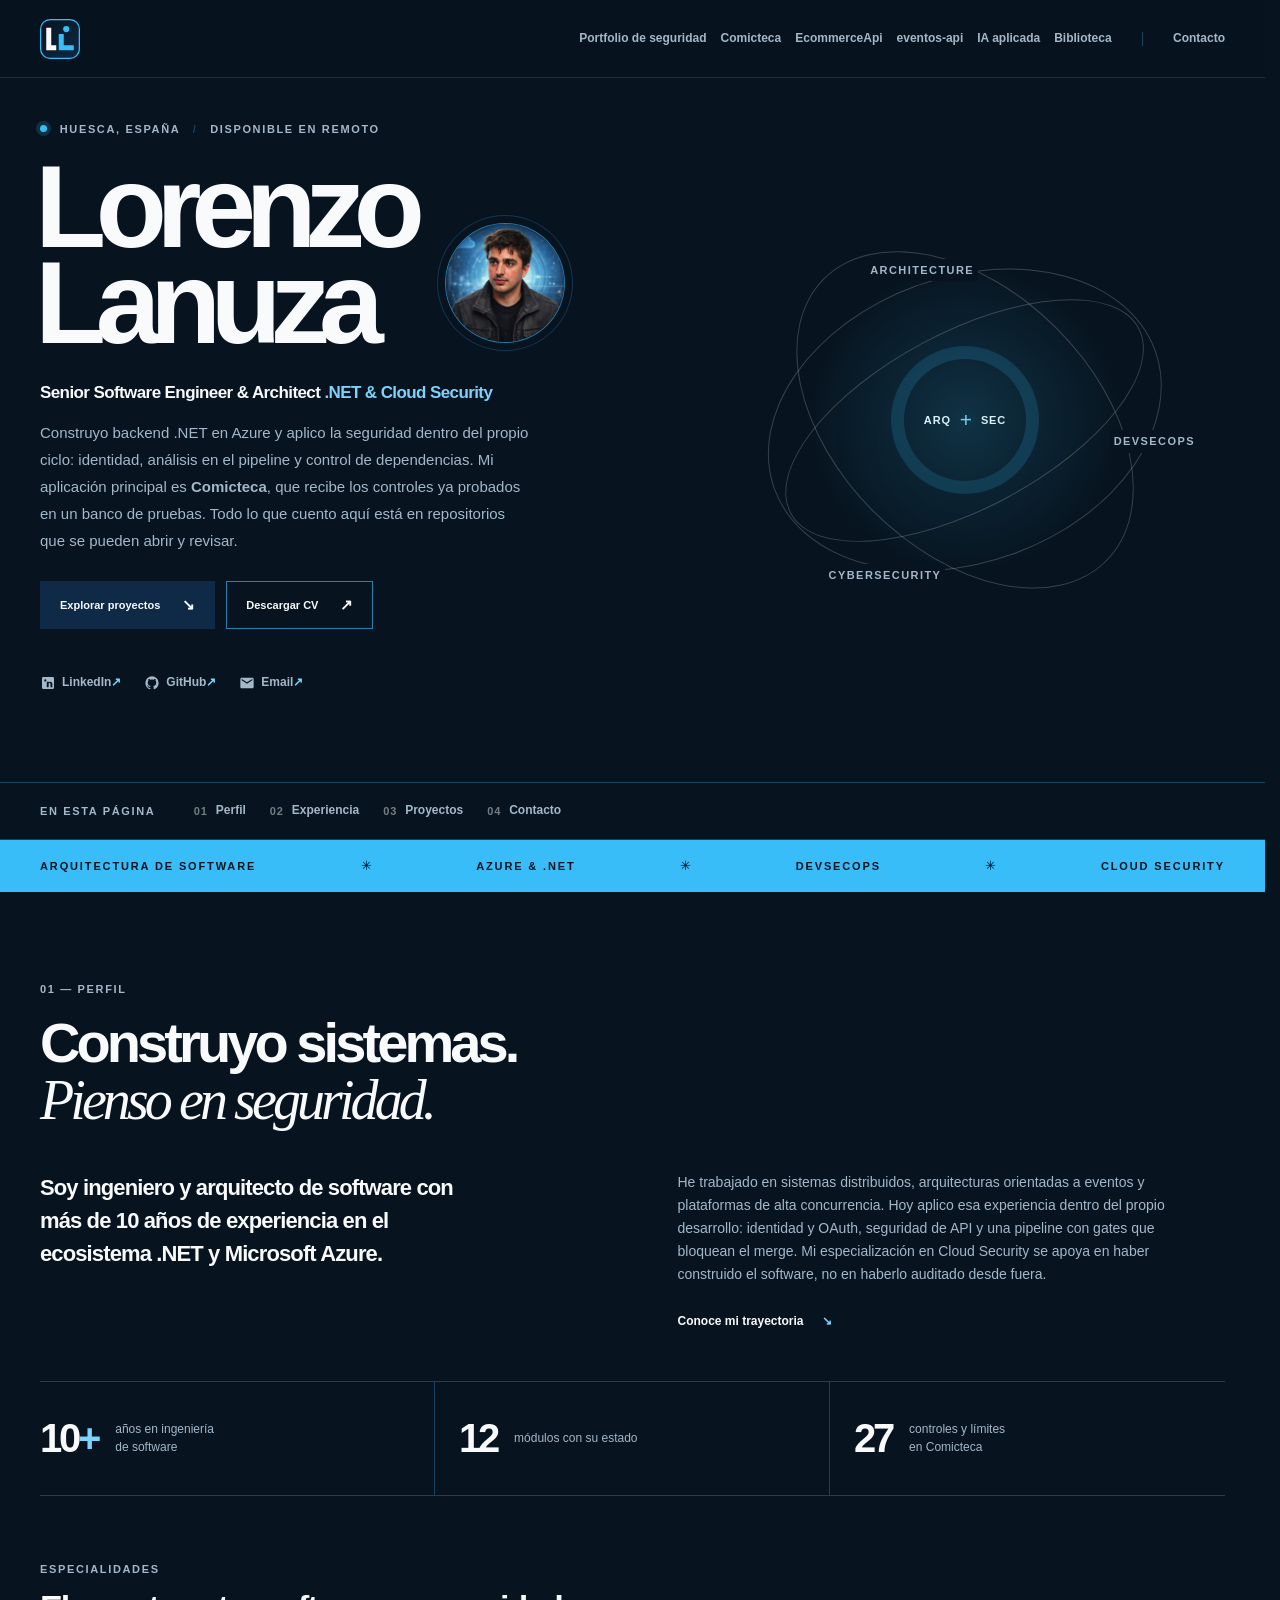
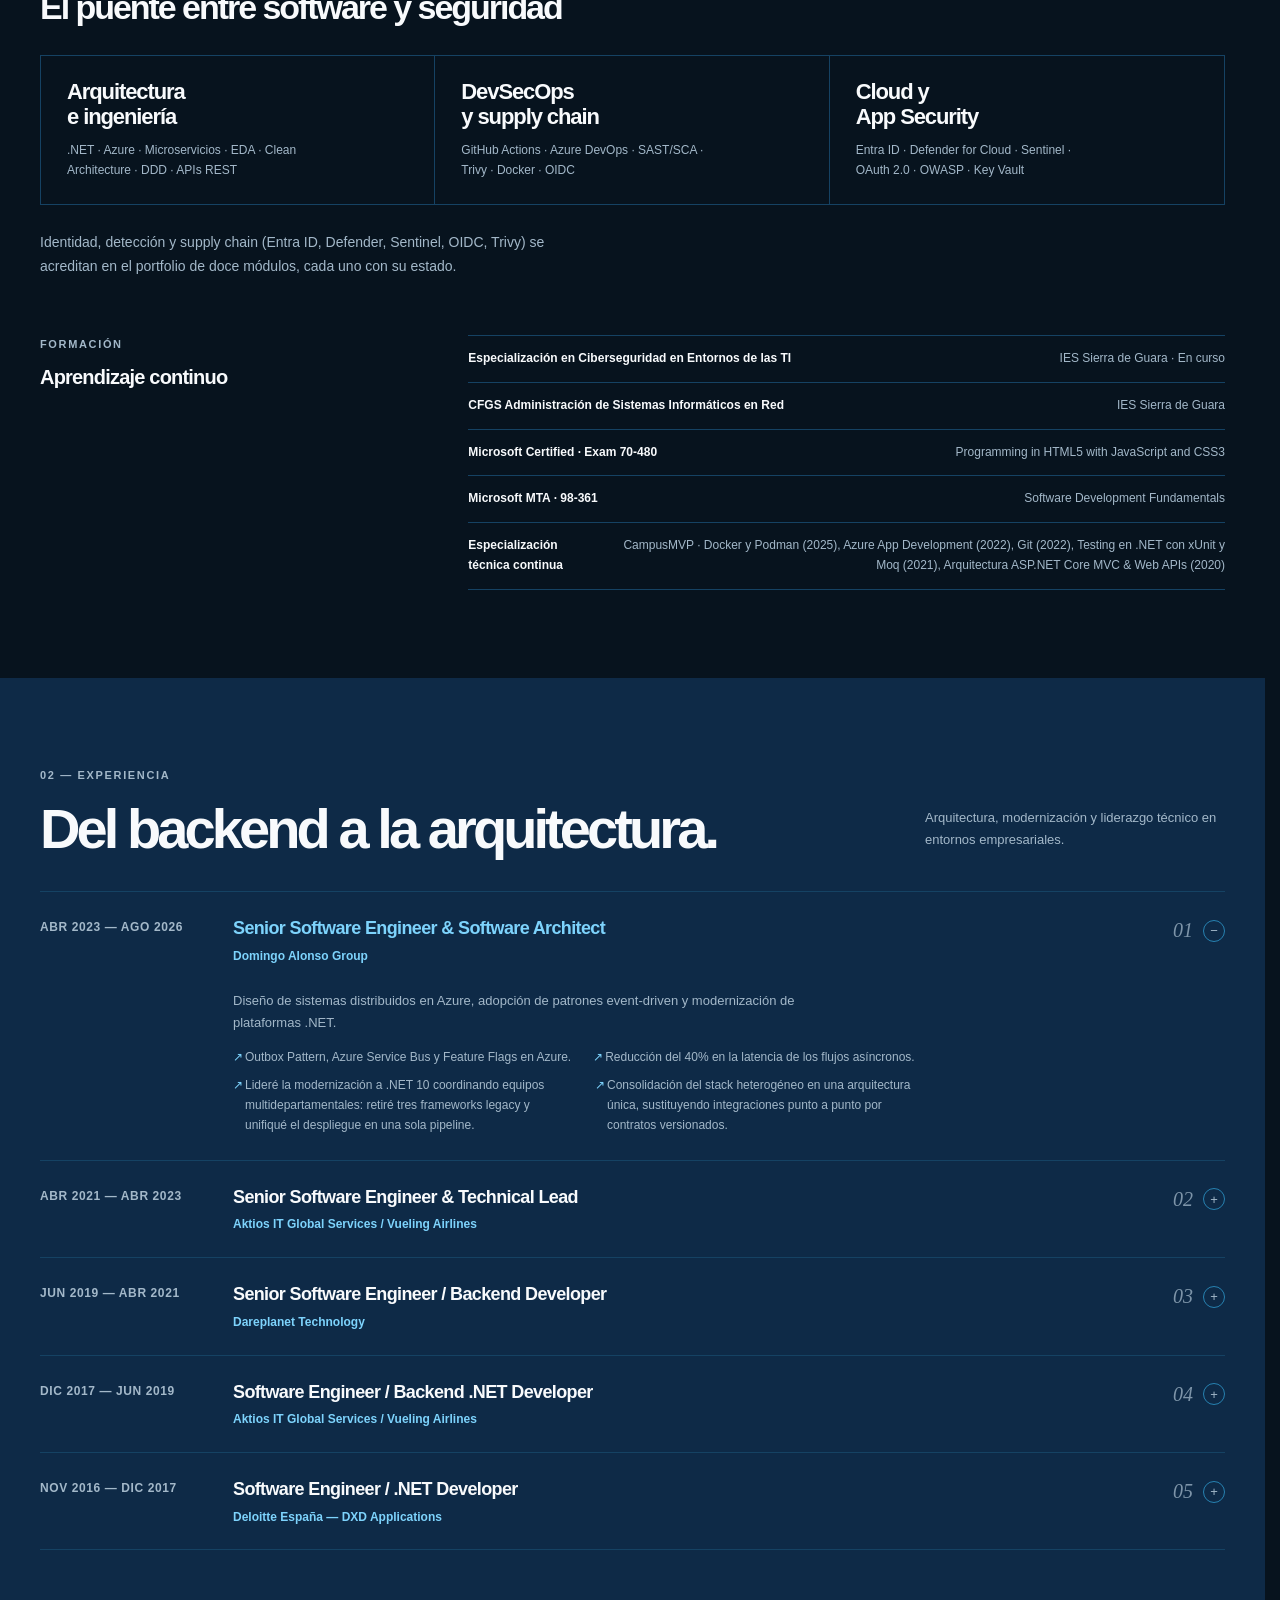
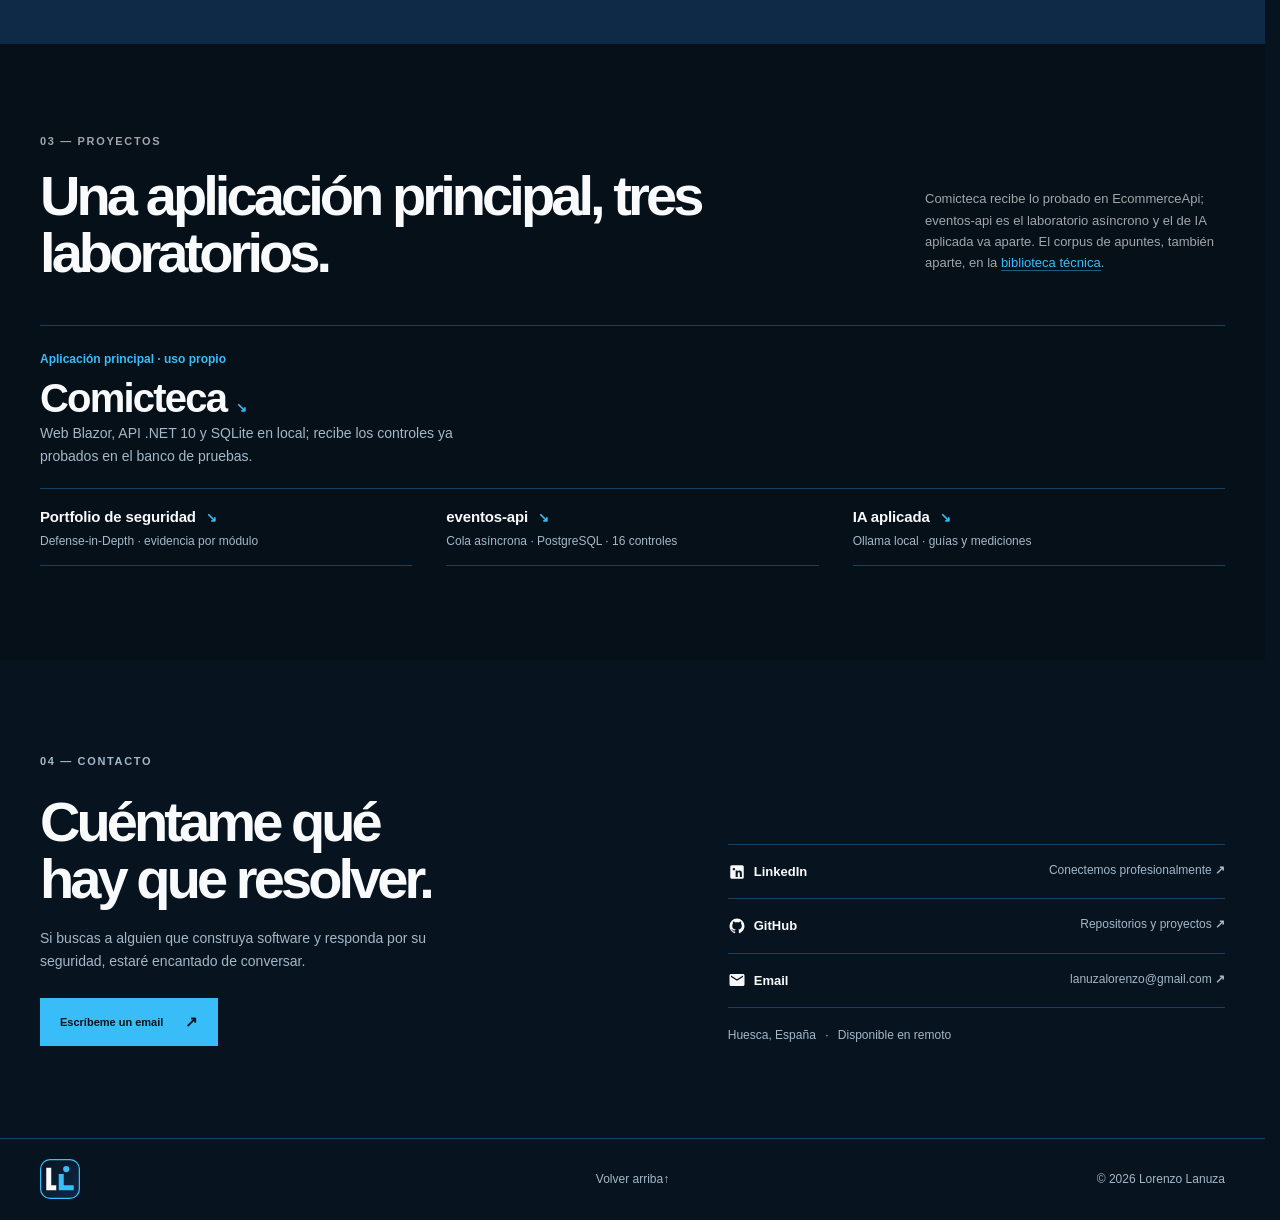
<file: index.html>
<!doctype html>
<html lang="es">
  <head>
    <meta charset="utf-8">
    <meta name="viewport" content="width=device-width, initial-scale=1">
    <meta name="color-scheme" content="dark">
    <meta name="theme-color" content="#07131e">
    <meta name="description" content="Lorenzo Lanuza Arellano: ingeniero de software senior en .NET y Azure con seguridad aplicada. DevSecOps, AppSec y Cloud Security.">
    <title>Lorenzo Lanuza — Senior Software Engineer &amp; Architect · .NET &amp; Azure</title>
    <link rel="canonical" href="https://lanuzalorenzo.github.io/">
    <meta property="og:type" content="profile">
    <meta property="og:locale" content="es_ES">
    <meta property="og:title" content="Lorenzo Lanuza — Senior Software Engineer &amp; Architect · .NET &amp; Azure">
    <meta property="og:description" content="Ingeniero de software senior en .NET y Azure. Aplico la seguridad dentro del desarrollo: identidad, AppSec y pipeline con gates.">
    <meta property="og:url" content="https://lanuzalorenzo.github.io/">
    <meta property="og:image" content="https://lanuzalorenzo.github.io/assets/social/og-image.jpg?v=20261105b">
    <meta property="og:image:width" content="1200">
    <meta property="og:image:height" content="630">
    <meta property="og:image:alt" content="Lorenzo Lanuza — Senior Software Engineer &amp; Architect, .NET y Cloud Security">
    <meta name="twitter:card" content="summary_large_image">
    <meta name="twitter:title" content="Lorenzo Lanuza — Senior Software Engineer &amp; Architect · .NET &amp; Azure">
    <meta name="twitter:description" content="Ingeniero de software senior en .NET y Azure. Aplico la seguridad dentro del desarrollo: identidad, AppSec y pipeline con gates.">
    <meta name="twitter:url" content="https://lanuzalorenzo.github.io/">
    <meta name="twitter:image" content="https://lanuzalorenzo.github.io/assets/social/og-image.jpg?v=20261105b">
    <meta name="twitter:image:alt" content="Lorenzo Lanuza — Senior Software Engineer &amp; Architect, .NET y Cloud Security">
    <script>if (location.hash) document.documentElement.classList.add("landing-hash");</script>
    <meta property="og:updated_time" content="2026-11-28T00:00:00+01:00">
    <meta name="author" content="Lorenzo Lanuza Arellano">
    <link rel="icon" type="image/png" sizes="16x16" href="assets/marca/favicon-16.png?v=20261105a">
    <link rel="icon" href="favicon.svg?v=20261105a" type="image/svg+xml">
    <link rel="icon" href="favicon.png?v=20261105a" sizes="180x180" type="image/png">
    <link rel="apple-touch-icon" href="assets/marca/apple-touch-icon.png?v=20261105a" sizes="180x180">
    <link rel="sitemap" type="application/xml" title="Sitemap" href="/sitemap.xml">
    <script type="application/ld+json">
    {
      "@context": "https://schema.org",
      "@type": "Person",
      "name": "Lorenzo Lanuza Arellano",
      "url": "https://lanuzalorenzo.github.io/",
      "image": "https://lanuzalorenzo.github.io/assets/social/og-image.jpg?v=20261105b",
      "jobTitle": "Senior Software Engineer & Architect · .NET & Azure",
      "alumniOf": {
        "@type": "EducationalOrganization",
        "name": "IES Sierra de Guara"
      },
      "knowsAbout": [
        "Ingeniería de software",
        "Arquitectura de software",
        ".NET",
        "Microsoft Azure",
        "DevSecOps",
        "AppSec",
        "Cloud Security",
        "OAuth 2.0"
      ],
      "sameAs": [
        "https://www.linkedin.com/in/lanuzalorenzo",
        "https://github.com/lanuzalorenzo"
      ]
    }
    </script>
    <link rel="stylesheet" href="styles.css?v=20261126d">
  </head>
  <body>
    <a class="skip-link" href="#contenido">Saltar al contenido</a>

    <header class="site-header">
      <a class="wordmark" href="/" aria-label="Lorenzo Lanuza, inicio"><img src="assets/marca/marca-tile.svg" alt="" width="40" height="40"></a>
      <button class="menu-toggle" type="button" aria-expanded="false" aria-controls="site-nav">
        <span class="sr-only">Abrir menú</span>
        <span class="menu-line menu-line-top"></span><span class="menu-line menu-line-bottom"></span>
      </button>
      <nav class="site-nav" id="site-nav" aria-label="Navegación principal">
        <div class="site-nav-group" role="group" aria-label="Proyectos, laboratorios y biblioteca">
          <a href="https://lanuzalorenzo.github.io/portfolio.html">Portfolio de seguridad</a>
          <a href="https://lanuzalorenzo.github.io/comicteca.html">Comicteca</a>
          <a href="https://lanuzalorenzo.github.io/api.html">EcommerceApi</a>
          <a href="https://lanuzalorenzo.github.io/eventos.html">eventos-api</a>
          <a href="https://lanuzalorenzo.github.io/ia.html">IA aplicada</a>
          <a href="https://lanuzalorenzo.github.io/biblioteca-tecnica/">Biblioteca</a>
        </div>
        <div class="site-nav-group">
          <a href="https://lanuzalorenzo.github.io/#contacto">Contacto</a>
        </div>
      </nav>
    </header>

    <main id="contenido">
      <section class="hero frame" id="inicio" aria-labelledby="hero-title">
        <div class="hero-copy">
          <p class="eyebrow"><span class="status-dot"></span> Huesca, España <span class="eyebrow-separator" aria-hidden="true">/</span> Disponible en remoto</p>
          <div class="hero-heading">
            <h1 id="hero-title">Lorenzo<br><span>Lanuza</span></h1>
            <figure class="hero-portrait">
              <img src="assets/profile-480.jpg" srcset="assets/profile-240.jpg 240w, assets/profile-480.jpg 480w" sizes="(max-width: 620px) 62px, (max-width: 850px) 88px, 120px" alt="Retrato de Lorenzo Lanuza" width="120" height="120" decoding="async" fetchpriority="high">
            </figure>
          </div>
          <p class="hero-role">Senior Software Engineer &amp; Architect <span>.NET &amp; Cloud Security</span></p>
          <p class="hero-intro">Construyo backend .NET en Azure y aplico la seguridad dentro del propio ciclo: identidad, análisis en el pipeline y control de dependencias. Mi aplicación principal es <strong>Comicteca</strong>, que recibe los controles ya probados en un banco de pruebas. Todo lo que cuento aquí está en repositorios que se pueden abrir y revisar.</p>
          <div class="hero-actions">
            <a class="button button-dark" href="#proyectos">Explorar proyectos <span aria-hidden="true">↘</span></a>
            <a class="button button-quiet" href="assets/cv/lanuza-lorenzo-cv.pdf" download="Lanuza-Lorenzo-CV.pdf" type="application/pdf">Descargar CV <span aria-hidden="true">↗</span></a>
          </div>
          <div class="hero-links" role="group" aria-label="Enlaces de contacto">
            <a href="https://www.linkedin.com/in/lanuzalorenzo" target="_blank" rel="noreferrer">
              <svg viewBox="0 0 24 24" aria-hidden="true" class="social-icon"><path fill="currentColor" d="M19 3a2 2 0 0 1 2 2v14a2 2 0 0 1-2 2H5a2 2 0 0 1-2-2V5a2 2 0 0 1 2-2h14m-.5 15.5v-5.3a3.26 3.26 0 0 0-3.26-3.26c-.85 0-1.84.52-2.28 1.3v-1.11h-2.79v8.37h2.79v-4.93c0-.77.62-1.4 1.39-1.4a1.4 1.4 0 0 1 1.4 1.4v4.93h2.75M6.46 10.9h2.79v8.37H6.46v-8.37M7.86 6.54a1.63 1.63 0 0 0-1.63 1.63c0 .9.73 1.63 1.63 1.63.9 0 1.63-.73 1.63-1.63 0-.9-.73-1.63-1.63-1.63Z"/></svg>
              LinkedIn <span aria-hidden="true">↗</span>
            </a>
            <a href="https://github.com/lanuzalorenzo" target="_blank" rel="noreferrer">
              <svg viewBox="0 0 24 24" aria-hidden="true" class="social-icon"><path fill="currentColor" d="M12 2A10 10 0 0 0 2 12c0 4.42 2.87 8.17 6.84 9.5.5.08.66-.23.66-.5v-1.69c-2.77.6-3.36-1.34-3.36-1.34-.46-1.16-1.11-1.47-1.11-1.47-.91-.62.07-.6.07-.6 1 .07 1.53 1.03 1.53 1.03.87 1.52 2.34 1.07 2.91.83.1-.65.35-1.09.63-1.34-2.22-.25-4.55-1.11-4.55-4.92 0-1.11.38-2 1.03-2.71-.1-.25-.45-1.29.1-2.64 0 0 .84-.27 2.75 1.02.79-.22 1.65-.33 2.5-.33.85 0 1.71.11 2.5.33 1.91-1.29 2.75-1.02 2.75-1.02.55 1.35.2 2.39.1 2.64.65.71 1.03 1.6 1.03 2.71 0 3.82-2.34 4.66-4.57 4.91.36.31.69.92.69 1.85V21c0 .27.16.59.67.5C19.14 20.16 22 16.42 22 12A10 10 0 0 0 12 2Z"/></svg>
              GitHub <span aria-hidden="true">↗</span>
            </a>
            <a href="mailto:lanuzalorenzo@gmail.com">
              <svg viewBox="0 0 24 24" aria-hidden="true" class="social-icon"><path fill="currentColor" d="M20 4H4c-1.1 0-1.99.9-1.99 2L2 18c0 1.1.9 2 2 2h16c1.1 0 2-.9 2-2V6c0-1.1-.9-2-2-2zm0 4-8 5-8-5V6l8 5 8-5v2z"/></svg>
              Email <span aria-hidden="true">↗</span>
            </a>
          </div>
        </div>
        <div class="hero-art" role="img" aria-label="Diagrama de arquitectura: software, DevSecOps y seguridad cloud">
          <div class="orbit orbit-one"></div>
          <div class="orbit orbit-two"></div>
          <div class="orbit orbit-three"></div>
          <div class="art-core"><span>ARQ</span><strong>+</strong><span>SEC</span></div>
          <span class="orbit-label label-top">ARCHITECTURE</span>
          <span class="orbit-label label-right">DEVSECOPS</span>
          <span class="orbit-label label-bottom">CYBERSECURITY</span>
        </div>
      </section>

      <nav class="page-index" aria-labelledby="page-index-label">
        <div class="frame page-index-inner">
          <p class="page-index-label" id="page-index-label">En esta página</p>
          <ol class="page-index-list">
            <li><a href="#perfil"><span aria-hidden="true">01</span>Perfil</a></li>
            <li><a href="#experiencia"><span aria-hidden="true">02</span>Experiencia</a></li>
            <li><a href="#proyectos"><span aria-hidden="true">03</span>Proyectos</a></li>
            <li><a href="#contacto"><span aria-hidden="true">04</span>Contacto</a></li>
          </ol>
        </div>
      </nav>

      <section class="ticker" aria-label="Especialidades">
        <div class="ticker-track">
          <div class="ticker-set">
            <span>ARQUITECTURA DE SOFTWARE</span><i aria-hidden="true">✳</i><span>AZURE &amp; .NET</span><i aria-hidden="true">✳</i><span>DEVSECOPS</span><i aria-hidden="true">✳</i><span>CLOUD SECURITY</span><i aria-hidden="true">✳</i>
          </div>
          <div class="ticker-set" aria-hidden="true">
            <span>ARQUITECTURA DE SOFTWARE</span><i>✳</i><span>AZURE &amp; .NET</span><i>✳</i><span>DEVSECOPS</span><i>✳</i><span>CLOUD SECURITY</span><i>✳</i>
          </div>
        </div>
      </section>

      <section class="content-section frame" id="perfil" aria-labelledby="profile-title">
        <div class="section-heading">
          <p class="eyebrow">01 — Perfil</p>
          <h2 id="profile-title">Construyo sistemas.<br><span>Pienso en seguridad.</span></h2>
        </div>
        <div class="profile-grid">
          <p class="profile-lead">Soy ingeniero y arquitecto de software con más de 10 años de experiencia en el ecosistema .NET y Microsoft Azure.</p>
          <div class="profile-detail">
            <p>He trabajado en sistemas distribuidos, arquitecturas orientadas a eventos y plataformas de alta concurrencia. Hoy aplico esa experiencia dentro del propio desarrollo: identidad y OAuth, seguridad de API y una pipeline con gates que bloquean el merge. Mi especialización en Cloud Security se apoya en haber construido el software, no en haberlo auditado desde fuera.</p>
            <a class="text-link" href="#experiencia">Conoce mi trayectoria <span aria-hidden="true">↘</span></a>
          </div>
        </div>
        <div class="metrics" role="group" aria-label="Cifras del trabajo">
          <a class="metric" href="#experiencia"><strong>10<span>+</span></strong><span>años en ingeniería<br>de software</span></a>
          <a class="metric" href="portfolio.html"><strong>12</strong><span>módulos con su estado</span></a>
          <a class="metric" href="comicteca.html"><strong>27</strong><span>controles y límites<br>en Comicteca</span></a>
        </div>
        <div class="skills-block" id="especialidades">
          <div class="block-head">
            <p class="eyebrow">Especialidades</p>
            <h3 id="skills-title">El puente entre software y seguridad</h3>
          </div>
          <div class="skills-grid">
            <article class="skill-card"><h4>Arquitectura<br>e ingeniería</h4><p>.NET · Azure · Microservicios · EDA · Clean Architecture · DDD · APIs REST</p></article>
            <article class="skill-card"><h4>DevSecOps<br>y supply chain</h4><p>GitHub Actions · Azure DevOps · SAST/SCA · Trivy · Docker · OIDC</p></article>
            <article class="skill-card"><h4>Cloud y<br>App Security</h4><p>Entra ID · Defender for Cloud · Sentinel · OAuth 2.0 · OWASP · Key Vault</p></article>
          </div>
          <p class="skills-note">Identidad, detección y supply chain (Entra ID, Defender, Sentinel, OIDC, Trivy) se acreditan en el portfolio de doce módulos, cada uno con su estado.</p>
        </div>
        <div class="education">
          <div><p class="eyebrow">Formación</p><h3>Aprendizaje continuo</h3></div>
          <div class="education-list">
            <p><strong>Especialización en Ciberseguridad en Entornos de las TI</strong><span>IES Sierra de Guara · En curso</span></p>
            <p><strong>CFGS Administración de Sistemas Informáticos en Red</strong><span>IES Sierra de Guara</span></p>
            <p><strong>Microsoft Certified · Exam 70-480</strong><span>Programming in HTML5 with JavaScript and CSS3</span></p>
            <p><strong>Microsoft MTA · 98-361</strong><span>Software Development Fundamentals</span></p>
            <p><strong>Especialización técnica continua</strong><span>CampusMVP · Docker y Podman (2025), Azure App Development (2022), Git (2022), Testing en .NET con xUnit y Moq (2021), Arquitectura ASP.NET Core MVC &amp; Web APIs (2020)</span></p>
          </div>
        </div>
      </section>

      <section class="experience-section" id="experiencia" aria-labelledby="experience-title">
        <div class="frame">
          <div class="section-heading section-heading-row">
            <div><p class="eyebrow">02 — Experiencia</p><h2 id="experience-title">Del backend a la arquitectura.</h2></div>
            <p class="heading-note">Arquitectura, modernización y liderazgo técnico en entornos empresariales.</p>
          </div>
          <div class="timeline">
            <details class="timeline-item" open>
              <summary class="timeline-summary">
                <span class="timeline-date">ABR 2023 — AGO 2026</span>
                <h3>Senior Software Engineer &amp; Software Architect</h3>
                <span class="company">Domingo Alonso Group</span>
                <span class="timeline-end"><span class="timeline-number">01</span><span class="timeline-toggle" aria-hidden="true"></span></span>
              </summary>
              <div class="timeline-content">
                <p>Diseño de sistemas distribuidos en Azure, adopción de patrones event-driven y modernización de plataformas .NET.</p>
                <ul class="impact-list">
                  <li>Outbox Pattern, Azure Service Bus y Feature Flags en Azure.</li>
                  <li>Reducción del 40% en la latencia de los flujos asíncronos.</li>
                  <li>Lideré la modernización a .NET 10 coordinando equipos multidepartamentales: retiré tres frameworks legacy y unifiqué el despliegue en una sola pipeline.</li>
                  <li>Consolidación del stack heterogéneo en una arquitectura única, sustituyendo integraciones punto a punto por contratos versionados.</li>
                </ul>
              </div>
            </details>
            <details class="timeline-item">
              <summary class="timeline-summary">
                <span class="timeline-date">ABR 2021 — ABR 2023</span>
                <h3>Senior Software Engineer &amp; Technical Lead</h3>
                <span class="company">Aktios IT Global Services / Vueling Airlines</span>
                <span class="timeline-end"><span class="timeline-number">02</span><span class="timeline-toggle" aria-hidden="true"></span></span>
              </summary>
              <div class="timeline-content">
                <p>Liderazgo backend y evolución de plataformas de alta disponibilidad para más de un millón de usuarios activos.</p>
                <ul class="impact-list">
                  <li>Arquitectura BFF en .NET: 30% menos de tiempo de respuesta en checkout.</li>
                  <li>Mentoría de 8 desarrolladores backend.</li>
                  <li>Revisión de código y estándares compartidos del equipo en Azure DevOps.</li>
                </ul>
              </div>
            </details>
            <details class="timeline-item">
              <summary class="timeline-summary">
                <span class="timeline-date">JUN 2019 — ABR 2021</span>
                <h3>Senior Software Engineer / Backend Developer</h3>
                <span class="company">Dareplanet Technology</span>
                <span class="timeline-end"><span class="timeline-number">03</span><span class="timeline-toggle" aria-hidden="true"></span></span>
              </summary>
              <div class="timeline-content">
                <p>Modernización de sistemas transaccionales y evolución de monolitos ASP.NET hacia plataformas distribuidas.</p>
                <ul class="impact-list">
                  <li>Descomposición en microservicios y adopción de caché distribuida.</li>
                  <li>35% de mejora en respuesta y 40% menos carga en base de datos.</li>
                  <li>Estándares de seguridad (JWT) y SLA del 99,8% en un backend crítico con más de 500.000 peticiones al día.</li>
                </ul>
              </div>
            </details>
            <details class="timeline-item">
              <summary class="timeline-summary">
                <span class="timeline-date">DIC 2017 — JUN 2019</span>
                <h3>Software Engineer / Backend .NET Developer</h3>
                <span class="company">Aktios IT Global Services / Vueling Airlines</span>
                <span class="timeline-end"><span class="timeline-number">04</span><span class="timeline-toggle" aria-hidden="true"></span></span>
              </summary>
              <div class="timeline-content">
                <p>Desarrollo backend e integración de servicios de alta disponibilidad para plataformas móviles y sistemas transaccionales core.</p>
                <ul class="impact-list">
                  <li>Servicios .NET para la app móvil de ventas con más de 500.000 peticiones al día.</li>
                  <li>Reducción del 35% en la latencia de reservas y optimización de consultas complejas.</li>
                  <li>Coordinación de objetivos técnicos y de negocio con Product Owners y QA bajo Scrum.</li>
                </ul>
              </div>
            </details>
            <details class="timeline-item">
              <summary class="timeline-summary">
                <span class="timeline-date">NOV 2016 — DIC 2017</span>
                <h3>Software Engineer / .NET Developer</h3>
                <span class="company">Deloitte España — DXD Applications</span>
                <span class="timeline-end"><span class="timeline-number">05</span><span class="timeline-toggle" aria-hidden="true"></span></span>
              </summary>
              <div class="timeline-content">
                <p>Desarrollo de soluciones empresariales y automatización de calidad y despliegues.</p>
                <ul class="impact-list">
                  <li>Migración de una aplicación crítica de cálculos a ASP.NET MVC y Kendo UI, con un 35% más de velocidad de procesamiento.</li>
                  <li>Implanté la primera suite de pruebas unitarias del equipo (xUnit, Moq) y automaticé los despliegues en CI/CD.</li>
                </ul>
              </div>
            </details>
          </div>
        </div>
      </section>

      <section class="projects-section" id="proyectos" aria-labelledby="projects-title">
        <div class="frame">
          <div class="section-heading section-heading-row">
            <div><p class="eyebrow">03 — Proyectos</p><h2 id="projects-title">Una aplicación principal, tres laboratorios.</h2></div>
            <p class="heading-note">Comicteca recibe lo probado en EcommerceApi; eventos-api es el laboratorio asíncrono y el de IA aplicada va aparte. El corpus de apuntes, también aparte, en la <a class="portfolio-workload" href="https://lanuzalorenzo.github.io/biblioteca-tecnica/">biblioteca técnica</a>.</p>
          </div>
          <nav class="lab-index" aria-label="Aplicación principal y laboratorios">
            <a class="lab-row lab-row-main" href="comicteca.html">
              <span class="lab-kicker">Aplicación principal · uso propio</span>
              <span class="lab-name">Comicteca<span class="lab-arrow" aria-hidden="true">↘</span></span>
              <span class="lab-note">Web Blazor, API .NET 10 y SQLite en local; recibe los controles ya probados en el banco de pruebas.</span>
            </a>
            <a class="lab-row" href="portfolio.html">
              <span class="lab-name">Portfolio de seguridad<span class="lab-arrow" aria-hidden="true">↘</span></span>
              <span class="lab-note">Defense-in-Depth · evidencia por módulo</span>
            </a>
            <a class="lab-row" href="eventos.html">
              <span class="lab-name">eventos-api<span class="lab-arrow" aria-hidden="true">↘</span></span>
              <span class="lab-note">Cola asíncrona · PostgreSQL · 16 controles</span>
            </a>
            <a class="lab-row" href="ia.html">
              <span class="lab-name">IA aplicada<span class="lab-arrow" aria-hidden="true">↘</span></span>
              <span class="lab-note">Ollama local · guías y mediciones</span>
            </a>
          </nav>
        </div>
      </section>

      <section class="contact-section frame" id="contacto" aria-labelledby="contact-title">
        <div class="contact-copy">
          <p class="eyebrow">04 — Contacto</p>
          <h2 id="contact-title">Cuéntame qué<br>hay que resolver.</h2>
          <p>Si buscas a alguien que construya software y responda por su seguridad, estaré encantado de conversar.</p>
          <a class="button button-light" href="mailto:lanuzalorenzo@gmail.com">Escríbeme un email <span aria-hidden="true">↗</span></a>
        </div>
        <div class="contact-links">
          <a href="https://www.linkedin.com/in/lanuzalorenzo" target="_blank" rel="noreferrer">
            <span class="contact-label"><svg viewBox="0 0 24 24" aria-hidden="true" class="social-icon"><path fill="currentColor" d="M19 3a2 2 0 0 1 2 2v14a2 2 0 0 1-2 2H5a2 2 0 0 1-2-2V5a2 2 0 0 1 2-2h14m-.5 15.5v-5.3a3.26 3.26 0 0 0-3.26-3.26c-.85 0-1.84.52-2.28 1.3v-1.11h-2.79v8.37h2.79v-4.93c0-.77.62-1.4 1.39-1.4a1.4 1.4 0 0 1 1.4 1.4v4.93h2.75M6.46 10.9h2.79v8.37H6.46v-8.37M7.86 6.54a1.63 1.63 0 0 0-1.63 1.63c0 .9.73 1.63 1.63 1.63.9 0 1.63-.73 1.63-1.63 0-.9-.73-1.63-1.63-1.63Z"/></svg> LinkedIn</span>
            <span>Conectemos profesionalmente <span aria-hidden="true">↗</span></span>
          </a>
          <a href="https://github.com/lanuzalorenzo" target="_blank" rel="noreferrer">
            <span class="contact-label"><svg viewBox="0 0 24 24" aria-hidden="true" class="social-icon"><path fill="currentColor" d="M12 2A10 10 0 0 0 2 12c0 4.42 2.87 8.17 6.84 9.5.5.08.66-.23.66-.5v-1.69c-2.77.6-3.36-1.34-3.36-1.34-.46-1.16-1.11-1.47-1.11-1.47-.91-.62.07-.6.07-.6 1 .07 1.53 1.03 1.53 1.03.87 1.52 2.34 1.07 2.91.83.1-.65.35-1.09.63-1.34-2.22-.25-4.55-1.11-4.55-4.92 0-1.11.38-2 1.03-2.71-.1-.25-.45-1.29.1-2.64 0 0 .84-.27 2.75 1.02.79-.22 1.65-.33 2.5-.33.85 0 1.71.11 2.5.33 1.91-1.29 2.75-1.02 2.75-1.02.55 1.35.2 2.39.1 2.64.65.71 1.03 1.6 1.03 2.71 0 3.82-2.34 4.66-4.57 4.91.36.31.69.92.69 1.85V21c0 .27.16.59.67.5C19.14 20.16 22 16.42 22 12A10 10 0 0 0 12 2Z"/></svg> GitHub</span>
            <span>Repositorios y proyectos <span aria-hidden="true">↗</span></span>
          </a>
          <a href="mailto:lanuzalorenzo@gmail.com">
            <span class="contact-label"><svg viewBox="0 0 24 24" aria-hidden="true" class="social-icon"><path fill="currentColor" d="M20 4H4c-1.1 0-1.99.9-1.99 2L2 18c0 1.1.9 2 2 2h16c1.1 0 2-.9 2-2V6c0-1.1-.9-2-2-2zm0 4-8 5-8-5V6l8 5 8-5v2z"/></svg> Email</span>
            <span>lanuzalorenzo@gmail.com <span aria-hidden="true">↗</span></span>
          </a>
          <p>Huesca, España <span>·</span> Disponible en remoto</p>
        </div>
      </section>
    </main>

    <footer class="site-footer">
      <a class="wordmark" href="/" aria-label="Lorenzo Lanuza, inicio"><img src="assets/marca/marca-tile.svg" alt="" width="40" height="40"></a>
      <a href="#inicio">Volver arriba <span aria-hidden="true">↑</span></a>
      <span>© 2026 Lorenzo Lanuza</span>
    </footer>
    <script src="app.js?v=20261126a" defer></script>
  </body>
</html>
</file>
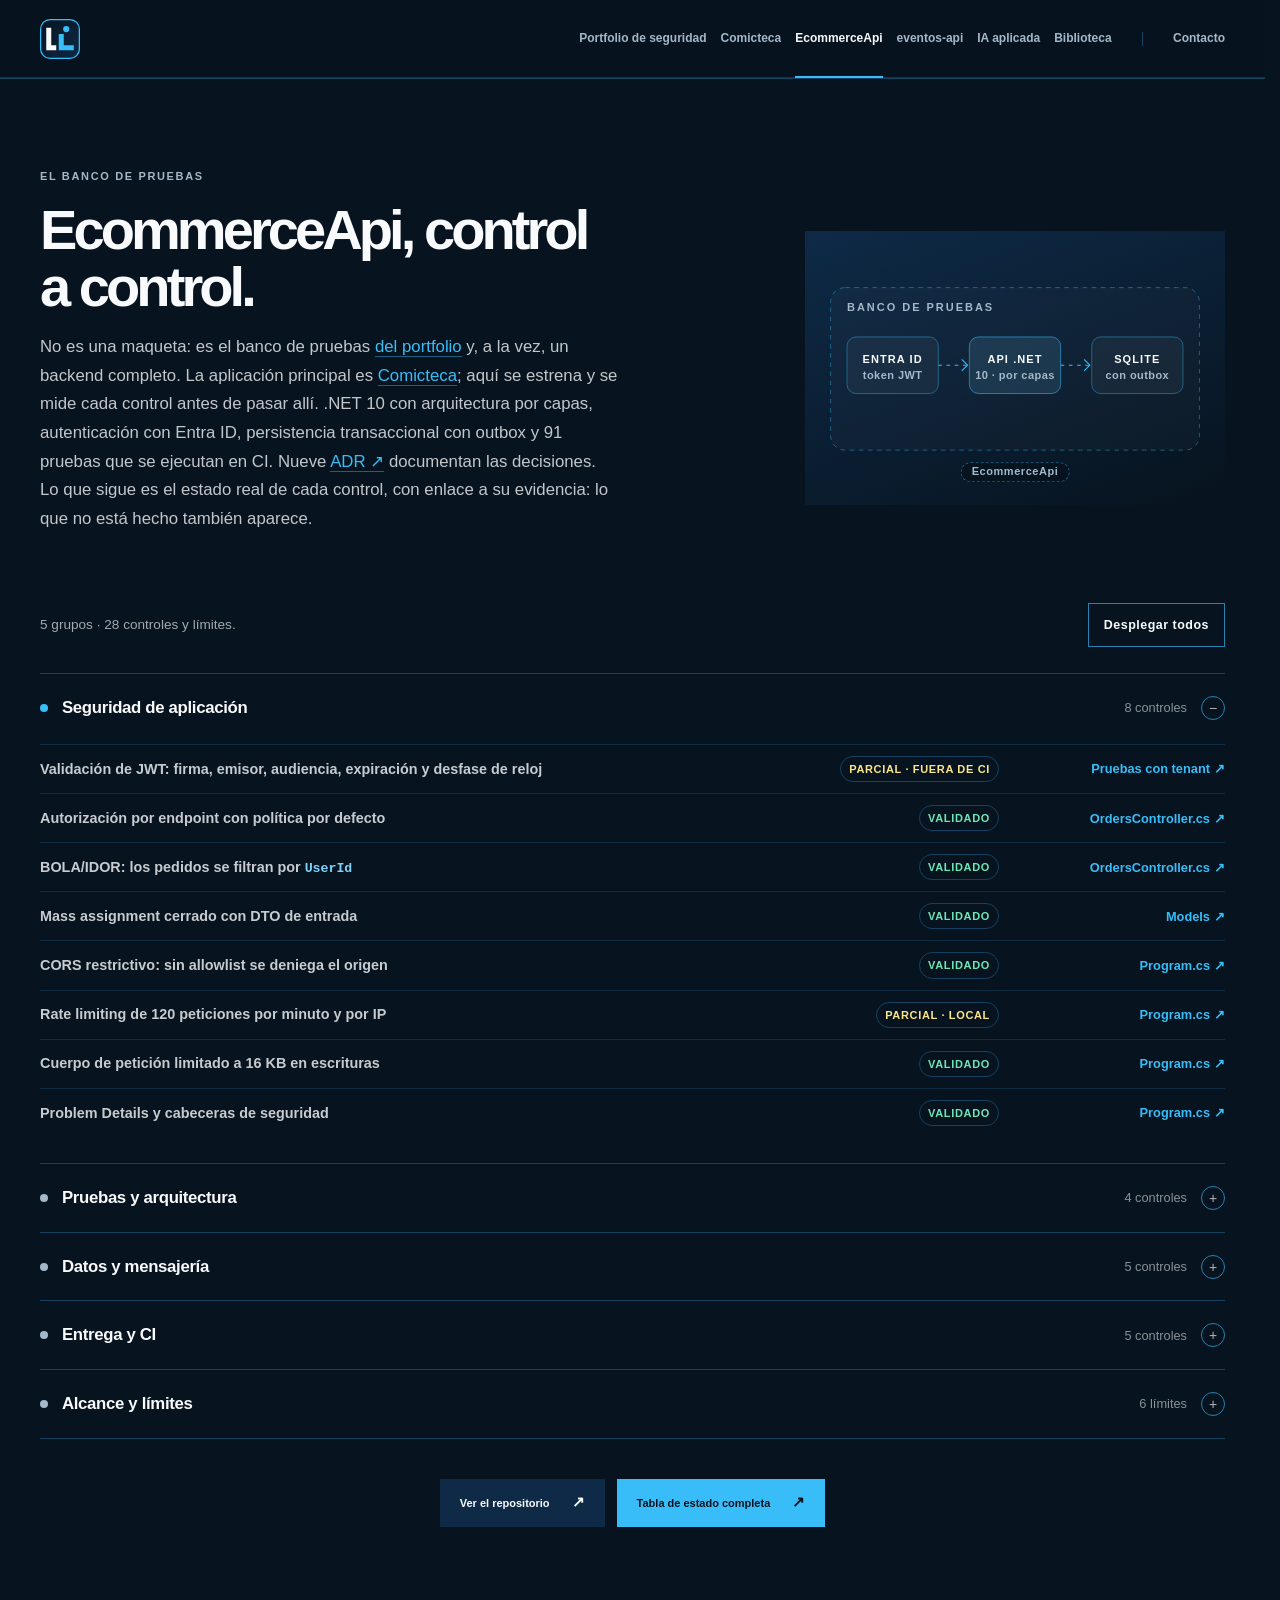
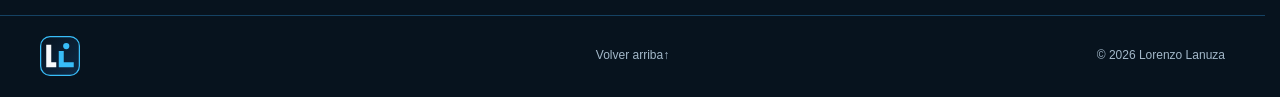
<file: api.html>
<!doctype html>
<html lang="es">
  <head>
    <meta charset="utf-8">
    <meta name="viewport" content="width=device-width, initial-scale=1">
    <meta name="color-scheme" content="dark">
    <meta name="theme-color" content="#07131e">
    <meta name="description" content="El estado real de 28 controles y límites de EcommerceApi, la API .NET 10 que sirve de banco de pruebas al portfolio, con enlace a su evidencia.">
    <title>EcommerceApi — Lorenzo Lanuza</title>
    <link rel="canonical" href="https://lanuzalorenzo.github.io/api.html">
    <meta property="og:type" content="website">
    <meta property="og:locale" content="es_ES">
    <meta property="og:title" content="EcommerceApi — Lorenzo Lanuza">
    <meta property="og:description" content="El estado real de 28 controles y límites de la API .NET 10 que sirve de banco de pruebas al portfolio, con enlace a su evidencia.">
    <meta property="og:url" content="https://lanuzalorenzo.github.io/api.html">
    <meta property="og:image" content="https://lanuzalorenzo.github.io/assets/social/og-image.jpg?v=20261105b">
    <meta property="og:image:width" content="1200">
    <meta property="og:image:height" content="630">
    <meta property="og:image:alt" content="Lorenzo Lanuza — Senior Software Engineer &amp; Architect, .NET y Cloud Security">
    <meta name="twitter:card" content="summary_large_image">
    <meta name="twitter:title" content="EcommerceApi — Lorenzo Lanuza">
    <meta name="twitter:description" content="El estado real de 28 controles y límites de la API .NET 10 que sirve de banco de pruebas al portfolio, con enlace a su evidencia.">
    <meta name="twitter:url" content="https://lanuzalorenzo.github.io/api.html">
    <meta name="twitter:image" content="https://lanuzalorenzo.github.io/assets/social/og-image.jpg?v=20261105b">
    <meta name="twitter:image:alt" content="Lorenzo Lanuza — Senior Software Engineer &amp; Architect, .NET y Cloud Security">
    <script>if (location.hash) document.documentElement.classList.add("landing-hash");</script>
    <meta property="og:updated_time" content="2026-11-28T00:00:00+01:00">
    <meta name="author" content="Lorenzo Lanuza Arellano">
    <link rel="icon" type="image/png" sizes="16x16" href="assets/marca/favicon-16.png?v=20261105a">
    <link rel="icon" href="favicon.svg?v=20261105a" type="image/svg+xml">
    <link rel="icon" href="favicon.png?v=20261105a" sizes="180x180" type="image/png">
    <link rel="apple-touch-icon" href="assets/marca/apple-touch-icon.png?v=20261105a" sizes="180x180">
    <link rel="sitemap" type="application/xml" title="Sitemap" href="/sitemap.xml">
    <link rel="stylesheet" href="styles.css?v=20261126d">
  </head>
  <body>
    <a class="skip-link" href="#contenido">Saltar al contenido</a>

    <header class="site-header">
      <a class="wordmark" href="/" aria-label="Lorenzo Lanuza, inicio"><img src="assets/marca/marca-tile.svg" alt="" width="40" height="40"></a>
      <button class="menu-toggle" type="button" aria-expanded="false" aria-controls="site-nav">
        <span class="sr-only">Abrir menú</span>
        <span class="menu-line menu-line-top"></span><span class="menu-line menu-line-bottom"></span>
      </button>
      <nav class="site-nav" id="site-nav" aria-label="Navegación principal">
        <div class="site-nav-group" role="group" aria-label="Proyectos, laboratorios y biblioteca">
          <a href="https://lanuzalorenzo.github.io/portfolio.html">Portfolio de seguridad</a>
          <a href="https://lanuzalorenzo.github.io/comicteca.html">Comicteca</a>
          <a href="https://lanuzalorenzo.github.io/api.html" class="is-active" aria-current="page">EcommerceApi</a>
          <a href="https://lanuzalorenzo.github.io/eventos.html">eventos-api</a>
          <a href="https://lanuzalorenzo.github.io/ia.html">IA aplicada</a>
          <a href="https://lanuzalorenzo.github.io/biblioteca-tecnica/">Biblioteca</a>
        </div>
        <div class="site-nav-group">
          <a href="https://lanuzalorenzo.github.io/#contacto">Contacto</a>
        </div>
      </nav>
    </header>

    <main id="contenido">
      <!-- ========= LA CARGA DE TRABAJO — ingeniería de EcommerceApi ========= -->
      <section class="workload-section" id="api" aria-labelledby="workload-title">
        <div class="frame">
          <div class="page-head">
          <div class="section-heading">
            <p class="eyebrow">El banco de pruebas</p>
            <h1 id="workload-title">EcommerceApi, control a control.</h1>
            <p class="portfolio-intro">No es una maqueta: es el banco de pruebas <a class="portfolio-workload" href="portfolio.html">del portfolio</a> y, a la vez, un backend completo. La aplicación principal es <a class="portfolio-workload" href="comicteca.html">Comicteca</a>; aquí se estrena y se mide cada control antes de pasar allí. .NET 10 con arquitectura por capas, autenticación con Entra ID, persistencia transaccional con outbox y 91 pruebas que se ejecutan en CI. Nueve <a class="portfolio-workload" href="https://github.com/lanuzalorenzo/lab-api-local-azure/tree/main/docs/adr" target="_blank" rel="noreferrer">ADR <span aria-hidden="true">↗</span></a> documentan las decisiones. Lo que sigue es el estado real de cada control, con enlace a su evidencia: lo que no está hecho también aparece.</p>
          </div>

          <div class="project-visual page-diagram">
            <svg class="project-graphic" viewBox="0 0 460 300" preserveAspectRatio="xMidYMid meet" aria-hidden="true" focusable="false">
              <g class="graphic-boundary">
                <rect x="28" y="62" width="404" height="178" rx="16" />
              </g>
              <g class="graphic-node">
                <rect x="46" y="116" width="100" height="62" rx="10" />
              </g>
              <g class="graphic-node graphic-node-core">
                <rect x="180" y="116" width="100" height="62" rx="10" />
              </g>
              <g class="graphic-node">
                <rect x="314" y="116" width="100" height="62" rx="10" />
              </g>
              <g class="graphic-link">
                <line x1="146" y1="147" x2="177" y2="147" />
                <path d="m172 141 6 6-6 6" />
              </g>
              <g class="graphic-link">
                <line x1="280" y1="147" x2="311" y2="147" />
                <path d="m306 141 6 6-6 6" />
              </g>
            </svg>
            <span class="dl dl-boundary" style="left:10.00%;top:28.00%">BANCO DE PRUEBAS</span>
            <span class="dl dl-title" style="left:20.87%;top:47.00%">ENTRA ID</span>
            <span class="dl dl-sub" style="left:20.87%;top:53.00%">token JWT</span>
            <span class="dl dl-title" style="left:50.00%;top:47.00%">API .NET</span>
            <span class="dl dl-sub" style="left:50.00%;top:53.00%">10 · por capas</span>
            <span class="dl dl-title" style="left:79.13%;top:47.00%">SQLITE</span>
            <span class="dl dl-sub" style="left:79.13%;top:53.00%">con outbox</span>
            <span class="dl dl-workload" style="left:50.00%;top:88.00%">EcommerceApi</span>
          </div>
          </div>

          <div class="portfolio-controls">
            <p>5 grupos · 28 controles y límites.</p>
            <button class="portfolio-expand" type="button" data-expand-all="#api" aria-expanded="false" aria-controls="api-seguridad api-pruebas api-datos api-entrega api-alcance">Desplegar todos</button>
          </div>

          <div class="module-groups">

            <details class="module-group" id="api-seguridad" open>
              <summary class="module-group-head">
                <span class="group-dot" aria-hidden="true"></span>
                <span class="group-title">Seguridad de aplicación</span>
                <span class="group-count">8 controles</span>
                <span class="group-toggle" aria-hidden="true"></span>
              </summary>
              <div class="module-group-body">
                <div class="spec-table" role="list">
                  <div class="spec-row" role="listitem">
                    <span class="spec-name">Validación de JWT: firma, emisor, audiencia, expiración y desfase de reloj</span>
                    <span class="module-status status-partial">Parcial · fuera de CI</span>
                    <a class="module-link" href="https://github.com/lanuzalorenzo/lab-api-local-azure/blob/main/docs/azure-ad-tests.md" target="_blank" rel="noreferrer">Pruebas con tenant <span aria-hidden="true">↗</span></a>
                  </div>
                  <div class="spec-row" role="listitem">
                    <span class="spec-name">Autorización por endpoint con política por defecto</span>
                    <span class="module-status status-validated">Validado</span>
                    <a class="module-link" href="https://github.com/lanuzalorenzo/lab-api-local-azure/blob/main/EcommerceApi/Controllers/OrdersController.cs" target="_blank" rel="noreferrer">OrdersController.cs <span aria-hidden="true">↗</span></a>
                  </div>
                  <div class="spec-row" role="listitem">
                    <span class="spec-name">BOLA/IDOR: los pedidos se filtran por <code>UserId</code></span>
                    <span class="module-status status-validated">Validado</span>
                    <a class="module-link" href="https://github.com/lanuzalorenzo/lab-api-local-azure/blob/main/EcommerceApi/Controllers/OrdersController.cs" target="_blank" rel="noreferrer">OrdersController.cs <span aria-hidden="true">↗</span></a>
                  </div>
                  <div class="spec-row" role="listitem">
                    <span class="spec-name">Mass assignment cerrado con DTO de entrada</span>
                    <span class="module-status status-validated">Validado</span>
                    <a class="module-link" href="https://github.com/lanuzalorenzo/lab-api-local-azure/tree/main/EcommerceApi/Models" target="_blank" rel="noreferrer">Models <span aria-hidden="true">↗</span></a>
                  </div>
                  <div class="spec-row" role="listitem">
                    <span class="spec-name">CORS restrictivo: sin allowlist se deniega el origen</span>
                    <span class="module-status status-validated">Validado</span>
                    <a class="module-link" href="https://github.com/lanuzalorenzo/lab-api-local-azure/blob/main/EcommerceApi/Program.cs" target="_blank" rel="noreferrer">Program.cs <span aria-hidden="true">↗</span></a>
                  </div>
                  <div class="spec-row" role="listitem">
                    <span class="spec-name">Rate limiting de 120 peticiones por minuto y por IP</span>
                    <span class="module-status status-partial">Parcial · local</span>
                    <a class="module-link" href="https://github.com/lanuzalorenzo/lab-api-local-azure/blob/main/EcommerceApi/Program.cs" target="_blank" rel="noreferrer">Program.cs <span aria-hidden="true">↗</span></a>
                  </div>
                  <div class="spec-row" role="listitem">
                    <span class="spec-name">Cuerpo de petición limitado a 16 KB en escrituras</span>
                    <span class="module-status status-validated">Validado</span>
                    <a class="module-link" href="https://github.com/lanuzalorenzo/lab-api-local-azure/blob/main/EcommerceApi/Program.cs" target="_blank" rel="noreferrer">Program.cs <span aria-hidden="true">↗</span></a>
                  </div>
                  <div class="spec-row" role="listitem">
                    <span class="spec-name">Problem Details y cabeceras de seguridad</span>
                    <span class="module-status status-validated">Validado</span>
                    <a class="module-link" href="https://github.com/lanuzalorenzo/lab-api-local-azure/blob/main/EcommerceApi/Program.cs" target="_blank" rel="noreferrer">Program.cs <span aria-hidden="true">↗</span></a>
                  </div>
                </div>
              </div>
            </details>

            <details class="module-group" id="api-pruebas">
              <summary class="module-group-head">
                <span class="group-dot" aria-hidden="true"></span>
                <span class="group-title">Pruebas y arquitectura</span>
                <span class="group-count">4 controles</span>
                <span class="group-toggle" aria-hidden="true"></span>
              </summary>
              <div class="module-group-body">
                <div class="spec-table" role="list">
                  <div class="spec-row" role="listitem">
                    <span class="spec-name">7 pruebas de arquitectura: regla de dependencias entre capas</span>
                    <span class="module-status status-validated">Validado en CI</span>
                    <a class="module-link" href="https://github.com/lanuzalorenzo/lab-api-local-azure/blob/main/docs/adr/0002-capas-y-regla-de-dependencias.md" target="_blank" rel="noreferrer">ADR-0002 <span aria-hidden="true">↗</span></a>
                  </div>
                  <div class="spec-row" role="listitem">
                    <span class="spec-name">45 pruebas de dominio y aplicación</span>
                    <span class="module-status status-validated">Validado</span>
                    <a class="module-link" href="https://github.com/lanuzalorenzo/lab-api-local-azure/tree/main/tests/EcommerceApi.UnitTests" target="_blank" rel="noreferrer">UnitTests <span aria-hidden="true">↗</span></a>
                  </div>
                  <div class="spec-row" role="listitem">
                    <span class="spec-name">10 pruebas de infraestructura sobre SQLite real</span>
                    <span class="module-status status-validated">Validado</span>
                    <a class="module-link" href="https://github.com/lanuzalorenzo/lab-api-local-azure/tree/main/tests/EcommerceApi.Infrastructure.Tests" target="_blank" rel="noreferrer">Infrastructure.Tests <span aria-hidden="true">↗</span></a>
                  </div>
                  <div class="spec-row" role="listitem">
                    <span class="spec-name">29 pruebas de integración HTTP: 401, validación, BOLA y contrato</span>
                    <span class="module-status status-validated">Validado</span>
                    <a class="module-link" href="https://github.com/lanuzalorenzo/lab-api-local-azure/tree/main/tests/EcommerceApi.Tests" target="_blank" rel="noreferrer">Integration.Tests <span aria-hidden="true">↗</span></a>
                  </div>
                </div>
              </div>
            </details>

            <details class="module-group" id="api-datos">
              <summary class="module-group-head">
                <span class="group-dot" aria-hidden="true"></span>
                <span class="group-title">Datos y mensajería</span>
                <span class="group-count">5 controles</span>
                <span class="group-toggle" aria-hidden="true"></span>
              </summary>
              <div class="module-group-body">
                <div class="spec-table" role="list">
                  <div class="spec-row" role="listitem">
                    <span class="spec-name">Modelo de lectura separado para pedidos (CQRS ligero)</span>
                    <span class="module-status status-validated">Validado</span>
                    <a class="module-link" href="https://github.com/lanuzalorenzo/lab-api-local-azure/blob/main/docs/adr/0003-cqrs-ligero-en-pedidos.md" target="_blank" rel="noreferrer">ADR-0003 <span aria-hidden="true">↗</span></a>
                  </div>
                  <div class="spec-row" role="listitem">
                    <span class="spec-name">Persistencia transaccional en SQLite, importes en céntimos</span>
                    <span class="module-status status-partial">Parcial · local</span>
                    <a class="module-link" href="https://github.com/lanuzalorenzo/lab-api-local-azure/blob/main/docs/adr/0004-persistencia-sqlite-y-outbox.md" target="_blank" rel="noreferrer">ADR-0004 <span aria-hidden="true">↗</span></a>
                  </div>
                  <div class="spec-row" role="listitem">
                    <span class="spec-name">Outbox transaccional con reintentos y dead-letter</span>
                    <span class="module-status status-validated">Validado</span>
                    <a class="module-link" href="https://github.com/lanuzalorenzo/lab-api-local-azure/blob/main/EcommerceApi.Infrastructure/Outbox/OutboxDispatcher.cs" target="_blank" rel="noreferrer">OutboxDispatcher.cs <span aria-hidden="true">↗</span></a>
                  </div>
                  <div class="spec-row" role="listitem">
                    <span class="spec-name">Consumidor idempotente con registro de mensajes procesados</span>
                    <span class="module-status status-partial">Parcial · local</span>
                    <a class="module-link" href="https://github.com/lanuzalorenzo/lab-api-local-azure/blob/main/EcommerceApi.Application/OrderProcessing/ProcessOrderHandler.cs" target="_blank" rel="noreferrer">ProcessOrderHandler.cs <span aria-hidden="true">↗</span></a>
                  </div>
                  <div class="spec-row" role="listitem">
                    <span class="spec-name">Paginación por cursor con plan de índice comprobado</span>
                    <span class="module-status status-validated">Validado</span>
                    <a class="module-link" href="https://github.com/lanuzalorenzo/lab-api-local-azure/blob/main/docs/persistence.md" target="_blank" rel="noreferrer">persistence.md <span aria-hidden="true">↗</span></a>
                  </div>
                </div>
              </div>
            </details>

            <details class="module-group" id="api-entrega">
              <summary class="module-group-head">
                <span class="group-dot" aria-hidden="true"></span>
                <span class="group-title">Entrega y CI</span>
                <span class="group-count">5 controles</span>
                <span class="group-toggle" aria-hidden="true"></span>
              </summary>
              <div class="module-group-body">
                <div class="spec-table" role="list">
                  <div class="spec-row" role="listitem">
                    <span class="spec-name">Docker multi-stage con usuario no-root</span>
                    <span class="module-status status-validated">Validado</span>
                    <a class="module-link" href="https://github.com/lanuzalorenzo/lab-api-local-azure/blob/main/Dockerfile" target="_blank" rel="noreferrer">Dockerfile <span aria-hidden="true">↗</span></a>
                  </div>
                  <div class="spec-row" role="listitem">
                    <span class="spec-name">Gitleaks sobre el historial completo</span>
                    <span class="module-status status-validated">Validado en CI</span>
                    <a class="module-link" href="https://github.com/lanuzalorenzo/lab-api-local-azure/blob/main/.github/workflows/devsecops-ci.yml" target="_blank" rel="noreferrer">devsecops-ci.yml <span aria-hidden="true">↗</span></a>
                  </div>
                  <div class="spec-row" role="listitem">
                    <span class="spec-name">CodeQL con el conjunto <code>security-extended</code></span>
                    <span class="module-status status-validated">Validado en CI</span>
                    <a class="module-link" href="https://github.com/lanuzalorenzo/lab-api-local-azure/blob/main/.github/workflows/devsecops-ci.yml" target="_blank" rel="noreferrer">devsecops-ci.yml <span aria-hidden="true">↗</span></a>
                  </div>
                  <div class="spec-row" role="listitem">
                    <span class="spec-name">Trivy SCA bloqueante para CRITICAL y HIGH</span>
                    <span class="module-status status-validated">Validado en CI</span>
                    <a class="module-link" href="https://github.com/lanuzalorenzo/lab-api-local-azure/blob/main/.github/workflows/devsecops-ci.yml" target="_blank" rel="noreferrer">devsecops-ci.yml <span aria-hidden="true">↗</span></a>
                  </div>
                  <div class="spec-row" role="listitem">
                    <span class="spec-name">Bicep con análisis Trivy config</span>
                    <span class="module-status status-partial">Parcial · plantilla</span>
                    <a class="module-link" href="https://github.com/lanuzalorenzo/lab-api-local-azure/blob/main/infra/main.bicep" target="_blank" rel="noreferrer">main.bicep <span aria-hidden="true">↗</span></a>
                  </div>
                </div>
              </div>
            </details>

            <details class="module-group" id="api-alcance">
              <summary class="module-group-head">
                <span class="group-dot" aria-hidden="true"></span>
                <span class="group-title">Alcance y límites</span>
                <span class="group-count">6 límites</span>
                <span class="group-toggle" aria-hidden="true"></span>
              </summary>
              <div class="module-group-body">
                <div class="spec-table" role="list">
                  <div class="spec-row" role="listitem">
                    <span class="spec-name">Publicación en Service Bus</span>
                    <span class="module-status status-partial">Parcial · local</span>
                    <a class="module-link" href="https://github.com/lanuzalorenzo/lab-api-local-azure/blob/main/docs/servicebus-emulator.md" target="_blank" rel="noreferrer">Emulador local <span aria-hidden="true">↗</span></a>
                  </div>
                  <div class="spec-row" role="listitem">
                    <span class="spec-name">Function desplegada en Azure</span>
                    <span class="module-status status-design">Diseño</span>
                    <a class="module-link" href="https://github.com/lanuzalorenzo/lab-api-local-azure/tree/main/functions/OrderProcessor" target="_blank" rel="noreferrer">OrderProcessor <span aria-hidden="true">↗</span></a>
                  </div>
                  <div class="spec-row" role="listitem">
                    <span class="spec-name">Despliegue real en Azure</span>
                    <span class="module-status status-pending">Pendiente</span>
                    <span class="spec-none">Sin evidencia</span>
                  </div>
                  <div class="spec-row" role="listitem">
                    <span class="spec-name">OIDC de GitHub Actions a Azure</span>
                    <span class="module-status status-pending">Pendiente</span>
                    <a class="module-link" href="https://github.com/lanuzalorenzo/lab-api-local-azure/blob/main/infra/README.md" target="_blank" rel="noreferrer">infra/README.md <span aria-hidden="true">↗</span></a>
                  </div>
                  <div class="spec-row" role="listitem">
                    <span class="spec-name">Scopes y roles granulares de Entra ID</span>
                    <span class="module-status status-pending">Pendiente</span>
                    <a class="module-link" href="https://github.com/lanuzalorenzo/lab-api-local-azure/blob/main/docs/entra-id.md" target="_blank" rel="noreferrer">entra-id.md <span aria-hidden="true">↗</span></a>
                  </div>
                  <div class="spec-row" role="listitem">
                    <span class="spec-name">Alta disponibilidad y copias de seguridad</span>
                    <span class="module-status status-pending">Fuera de alcance</span>
                    <span class="spec-none">Sin evidencia</span>
                  </div>
                </div>
              </div>
            </details>

          </div>

          <div class="portfolio-cta">
            <a class="button button-dark" href="https://github.com/lanuzalorenzo/lab-api-local-azure" target="_blank" rel="noreferrer">Ver el repositorio <span aria-hidden="true">↗</span></a>
            <a class="button button-light" href="https://github.com/lanuzalorenzo/lab-api-local-azure#estado-de-seguridad" target="_blank" rel="noreferrer">Tabla de estado completa <span aria-hidden="true">↗</span></a>
          </div>
        </div>
      </section>
    </main>

    <footer class="site-footer">
      <a class="wordmark" href="/" aria-label="Lorenzo Lanuza, inicio"><img src="assets/marca/marca-tile.svg" alt="" width="40" height="40"></a>
      <a href="#contenido">Volver arriba <span aria-hidden="true">↑</span></a>
      <span>© 2026 Lorenzo Lanuza</span>
    </footer>
    <script src="app.js?v=20261126a" defer></script>
  </body>
</html>
</file>
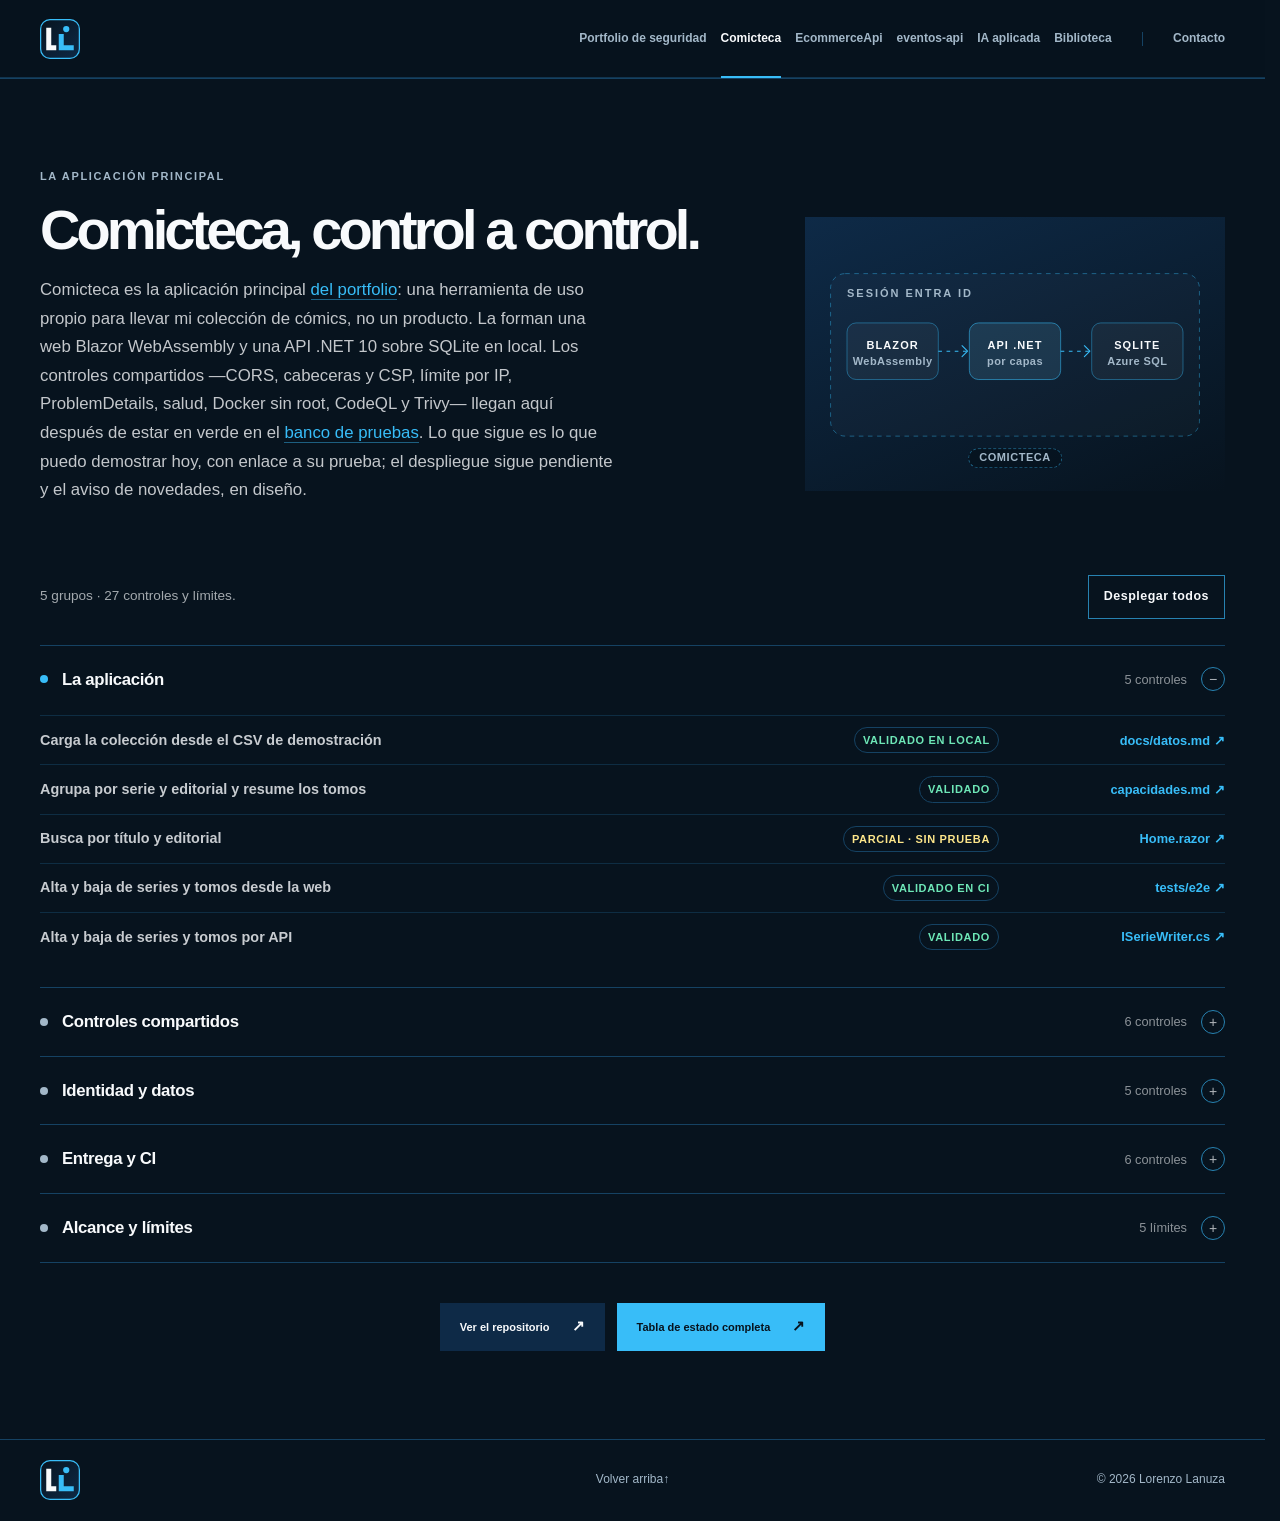
<file: comicteca.html>
<!doctype html>
<html lang="es">
  <head>
    <meta charset="utf-8">
    <meta name="viewport" content="width=device-width, initial-scale=1">
    <meta name="color-scheme" content="dark">
    <meta name="theme-color" content="#07131e">
    <meta name="description" content="Comicteca, la aplicación principal del portfolio: una web Blazor WebAssembly y una API .NET 10 con los controles compartidos ya probados en el banco de pruebas.">
    <title>Comicteca — Lorenzo Lanuza</title>
    <link rel="canonical" href="https://lanuzalorenzo.github.io/comicteca.html">
    <meta property="og:type" content="website">
    <meta property="og:locale" content="es_ES">
    <meta property="og:title" content="Comicteca — Lorenzo Lanuza">
    <meta property="og:description" content="Comicteca, la aplicación principal del portfolio: una web Blazor WebAssembly y una API .NET 10 con los controles compartidos ya probados en el banco de pruebas.">
    <meta property="og:url" content="https://lanuzalorenzo.github.io/comicteca.html">
    <meta property="og:image" content="https://lanuzalorenzo.github.io/assets/social/og-image.jpg?v=20261105b">
    <meta property="og:image:width" content="1200">
    <meta property="og:image:height" content="630">
    <meta property="og:image:alt" content="Lorenzo Lanuza — Senior Software Engineer &amp; Architect, .NET y Cloud Security">
    <meta name="twitter:card" content="summary_large_image">
    <meta name="twitter:title" content="Comicteca — Lorenzo Lanuza">
    <meta name="twitter:description" content="Comicteca, la aplicación principal del portfolio: una web Blazor WebAssembly y una API .NET 10 con los controles compartidos ya probados en el banco de pruebas.">
    <meta name="twitter:url" content="https://lanuzalorenzo.github.io/comicteca.html">
    <meta name="twitter:image" content="https://lanuzalorenzo.github.io/assets/social/og-image.jpg?v=20261105b">
    <meta name="twitter:image:alt" content="Lorenzo Lanuza — Senior Software Engineer &amp; Architect, .NET y Cloud Security">
    <script>if (location.hash) document.documentElement.classList.add("landing-hash");</script>
    <meta property="og:updated_time" content="2026-11-28T00:00:00+01:00">
    <meta name="author" content="Lorenzo Lanuza Arellano">
    <link rel="icon" type="image/png" sizes="16x16" href="assets/marca/favicon-16.png?v=20261105a">
    <link rel="icon" href="favicon.svg?v=20261105a" type="image/svg+xml">
    <link rel="icon" href="favicon.png?v=20261105a" sizes="180x180" type="image/png">
    <link rel="apple-touch-icon" href="assets/marca/apple-touch-icon.png?v=20261105a" sizes="180x180">
    <link rel="sitemap" type="application/xml" title="Sitemap" href="/sitemap.xml">
    <link rel="stylesheet" href="styles.css?v=20261126d">
  </head>
  <body>
    <a class="skip-link" href="#contenido">Saltar al contenido</a>

    <header class="site-header">
      <a class="wordmark" href="/" aria-label="Lorenzo Lanuza, inicio"><img src="assets/marca/marca-tile.svg" alt="" width="40" height="40"></a>
      <button class="menu-toggle" type="button" aria-expanded="false" aria-controls="site-nav">
        <span class="sr-only">Abrir menú</span>
        <span class="menu-line menu-line-top"></span><span class="menu-line menu-line-bottom"></span>
      </button>
      <nav class="site-nav" id="site-nav" aria-label="Navegación principal">
        <div class="site-nav-group" role="group" aria-label="Proyectos, laboratorios y biblioteca">
          <a href="https://lanuzalorenzo.github.io/portfolio.html">Portfolio de seguridad</a>
          <a href="https://lanuzalorenzo.github.io/comicteca.html" class="is-active" aria-current="page">Comicteca</a>
          <a href="https://lanuzalorenzo.github.io/api.html">EcommerceApi</a>
          <a href="https://lanuzalorenzo.github.io/eventos.html">eventos-api</a>
          <a href="https://lanuzalorenzo.github.io/ia.html">IA aplicada</a>
          <a href="https://lanuzalorenzo.github.io/biblioteca-tecnica/">Biblioteca</a>
        </div>
        <div class="site-nav-group">
          <a href="https://lanuzalorenzo.github.io/#contacto">Contacto</a>
        </div>
      </nav>
    </header>

    <main id="contenido">
      <!-- ========= LA APLICACIÓN PRINCIPAL — Comicteca, control a control ========= -->
      <section class="workload-section" id="comicteca" aria-labelledby="workload-title">
        <div class="frame">
          <div class="page-head">
          <div class="section-heading">
            <p class="eyebrow">La aplicación principal</p>
            <h1 id="workload-title">Comicteca, control a control.</h1>
            <p class="portfolio-intro">Comicteca es la aplicación principal <a class="portfolio-workload" href="portfolio.html">del portfolio</a>: una herramienta de uso propio para llevar mi colección de cómics, no un producto. La forman una web Blazor WebAssembly y una API .NET 10 sobre SQLite en local. Los controles compartidos —CORS, cabeceras y CSP, límite por IP, ProblemDetails, salud, Docker sin root, CodeQL y Trivy— llegan aquí después de estar en verde en el <a class="portfolio-workload" href="api.html">banco de pruebas</a>. Lo que sigue es lo que puedo demostrar hoy, con enlace a su prueba; el despliegue sigue pendiente y el aviso de novedades, en diseño.</p>
          </div>

            <div class="project-visual page-diagram">
            <svg class="project-graphic project-graphic-comicteca" viewBox="0 0 460 300" preserveAspectRatio="xMidYMid meet" aria-hidden="true" focusable="false">
                              <g class="graphic-boundary">
                                <rect x="28" y="62" width="404" height="178" rx="16" />

                              </g>
                              <g class="graphic-node">
                                <rect x="46" y="116" width="100" height="62" rx="10" />


                              </g>
                              <g class="graphic-node graphic-node-core">
                                <rect x="180" y="116" width="100" height="62" rx="10" />


                              </g>
                              <g class="graphic-node">
                                <rect x="314" y="116" width="100" height="62" rx="10" />


                              </g>
                              <g class="graphic-link">
                                <line x1="146" y1="147" x2="177" y2="147" />
                                <path d="m172 141 6 6-6 6" />
                              </g>
                              <g class="graphic-link">
                                <line x1="280" y1="147" x2="311" y2="147" />
                                <path d="m306 141 6 6-6 6" />
                              </g>
                            </svg>
              <span class="dl dl-boundary" style="left:10.00%;top:28.00%">SESIÓN ENTRA ID</span>
              <span class="dl dl-title" style="left:20.87%;top:47.00%">BLAZOR</span>
              <span class="dl dl-sub" style="left:20.87%;top:53.00%">WebAssembly</span>
              <span class="dl dl-title" style="left:50.00%;top:47.00%">API .NET</span>
              <span class="dl dl-sub" style="left:50.00%;top:53.00%">por capas</span>
              <span class="dl dl-title" style="left:79.13%;top:47.00%">SQLITE</span>
              <span class="dl dl-sub" style="left:79.13%;top:53.00%">Azure SQL</span>
              <span class="dl dl-workload" style="left:50.00%;top:88.00%">COMICTECA</span>
            </div>
          </div>

          <div class="portfolio-controls">
            <p>5 grupos · 27 controles y límites.</p>
            <button class="portfolio-expand" type="button" data-expand-all="#comicteca" aria-expanded="false" aria-controls="comicteca-aplicacion comicteca-controles comicteca-identidad comicteca-entrega comicteca-alcance">Desplegar todos</button>
          </div>

          <div class="module-groups">

            <details class="module-group" id="comicteca-aplicacion" open>
              <summary class="module-group-head">
                <span class="group-dot" aria-hidden="true"></span>
                <span class="group-title">La aplicación</span>
                <span class="group-count">5 controles</span>
                <span class="group-toggle" aria-hidden="true"></span>
              </summary>
              <div class="module-group-body">
                <div class="spec-table" role="list">
                  <div class="spec-row" role="listitem">
                    <span class="spec-name">Carga la colección desde el CSV de demostración</span>
                    <span class="module-status status-validated">Validado en local</span>
                    <a class="module-link" href="https://github.com/lanuzalorenzo/comicteca/blob/main/docs/datos.md" target="_blank" rel="noreferrer">docs/datos.md <span aria-hidden="true">↗</span></a>
                  </div>
                  <div class="spec-row" role="listitem">
                    <span class="spec-name">Agrupa por serie y editorial y resume los tomos</span>
                    <span class="module-status status-validated">Validado</span>
                    <a class="module-link" href="https://github.com/lanuzalorenzo/comicteca/blob/main/docs/capacidades.md" target="_blank" rel="noreferrer">capacidades.md <span aria-hidden="true">↗</span></a>
                  </div>
                  <div class="spec-row" role="listitem">
                    <span class="spec-name">Busca por título y editorial</span>
                    <span class="module-status status-partial">Parcial · sin prueba</span>
                    <a class="module-link" href="https://github.com/lanuzalorenzo/comicteca/blob/main/src/Comicteca.Web/Pages/Home.razor" target="_blank" rel="noreferrer">Home.razor <span aria-hidden="true">↗</span></a>
                  </div>
                  <div class="spec-row" role="listitem">
                    <span class="spec-name">Alta y baja de series y tomos desde la web</span>
                    <span class="module-status status-validated">Validado en CI</span>
                    <a class="module-link" href="https://github.com/lanuzalorenzo/comicteca/tree/main/tests/e2e" target="_blank" rel="noreferrer">tests/e2e <span aria-hidden="true">↗</span></a>
                  </div>
                  <div class="spec-row" role="listitem">
                    <span class="spec-name">Alta y baja de series y tomos por API</span>
                    <span class="module-status status-validated">Validado</span>
                    <a class="module-link" href="https://github.com/lanuzalorenzo/comicteca/blob/main/src/Comicteca.Application/ISerieWriter.cs" target="_blank" rel="noreferrer">ISerieWriter.cs <span aria-hidden="true">↗</span></a>
                  </div>
                </div>
              </div>
            </details>

            <details class="module-group" id="comicteca-controles">
              <summary class="module-group-head">
                <span class="group-dot" aria-hidden="true"></span>
                <span class="group-title">Controles compartidos</span>
                <span class="group-count">6 controles</span>
                <span class="group-toggle" aria-hidden="true"></span>
              </summary>
              <div class="module-group-body">
                <div class="spec-table" role="list">
                  <div class="spec-row" role="listitem">
                    <span class="spec-name">CORS con denegación por defecto</span>
                    <span class="module-status status-validated">Validado en local y CI</span>
                    <a class="module-link" href="https://github.com/lanuzalorenzo/shared-dotnet" target="_blank" rel="noreferrer">LL.Security <span aria-hidden="true">↗</span></a>
                  </div>
                  <div class="spec-row" role="listitem">
                    <span class="spec-name">Cabeceras de seguridad y CSP en la API y en la web</span>
                    <span class="module-status status-validated">Validado en local y CI</span>
                    <a class="module-link" href="https://github.com/lanuzalorenzo/comicteca/blob/main/docs/capacidades.md" target="_blank" rel="noreferrer">capacidades.md <span aria-hidden="true">↗</span></a>
                  </div>
                  <div class="spec-row" role="listitem">
                    <span class="spec-name">Límite de 120 peticiones por minuto y por IP</span>
                    <span class="module-status status-validated">Validado en local y CI</span>
                    <a class="module-link" href="https://github.com/lanuzalorenzo/comicteca/blob/main/src/Comicteca.Api/Program.cs" target="_blank" rel="noreferrer">Program.cs <span aria-hidden="true">↗</span></a>
                  </div>
                  <div class="spec-row" role="listitem">
                    <span class="spec-name">Cuerpo de petición limitado a 16 KB</span>
                    <span class="module-status status-validated">Validado en Docker</span>
                    <a class="module-link" href="https://github.com/lanuzalorenzo/comicteca/blob/main/docs/capacidades.md" target="_blank" rel="noreferrer">capacidades.md <span aria-hidden="true">↗</span></a>
                  </div>
                  <div class="spec-row" role="listitem">
                    <span class="spec-name">ProblemDetails ante una excepción no controlada</span>
                    <span class="module-status status-validated">Validado en local y CI</span>
                    <a class="module-link" href="https://github.com/lanuzalorenzo/shared-dotnet" target="_blank" rel="noreferrer">LL.Hosting <span aria-hidden="true">↗</span></a>
                  </div>
                  <div class="spec-row" role="listitem">
                    <span class="spec-name">Salud anónima sin datos de la colección</span>
                    <span class="module-status status-validated">Validado en local</span>
                    <a class="module-link" href="https://github.com/lanuzalorenzo/comicteca/blob/main/src/Comicteca.Api/Program.cs" target="_blank" rel="noreferrer">Program.cs <span aria-hidden="true">↗</span></a>
                  </div>
                </div>
              </div>
            </details>

            <details class="module-group" id="comicteca-identidad">
              <summary class="module-group-head">
                <span class="group-dot" aria-hidden="true"></span>
                <span class="group-title">Identidad y datos</span>
                <span class="group-count">5 controles</span>
                <span class="group-toggle" aria-hidden="true"></span>
              </summary>
              <div class="module-group-body">
                <div class="spec-table" role="list">
                  <div class="spec-row" role="listitem">
                    <span class="spec-name">Entra ID con una sola cuenta permitida, con emisor de prueba y tenant real</span>
                    <span class="module-status status-validated">Validado en local y CI</span>
                    <a class="module-link" href="https://github.com/lanuzalorenzo/comicteca/blob/main/docs/capacidades.md" target="_blank" rel="noreferrer">capacidades.md <span aria-hidden="true">↗</span></a>
                  </div>
                  <div class="spec-row" role="listitem">
                    <span class="spec-name">La API no arranca sin los valores de autenticación</span>
                    <span class="module-status status-validated">Validado en local</span>
                    <a class="module-link" href="https://github.com/lanuzalorenzo/comicteca/blob/main/docs/adr/0006-autenticacion-siempre.md" target="_blank" rel="noreferrer">ADR 0006 <span aria-hidden="true">↗</span></a>
                  </div>
                  <div class="spec-row" role="listitem">
                    <span class="spec-name">Rastro de cada escritura con la cuenta que la hizo</span>
                    <span class="module-status status-validated">Validado en local</span>
                    <a class="module-link" href="https://github.com/lanuzalorenzo/comicteca/blob/main/docs/capacidades.md" target="_blank" rel="noreferrer">capacidades.md <span aria-hidden="true">↗</span></a>
                  </div>
                  <div class="spec-row" role="listitem">
                    <span class="spec-name">Dos identidades en la base: migración y aplicación</span>
                    <span class="module-status status-partial">Parcial · Azure SQL</span>
                    <a class="module-link" href="https://github.com/lanuzalorenzo/comicteca/blob/main/docs/adr/0009-dos-identidades-en-la-base.md" target="_blank" rel="noreferrer">ADR 0009 <span aria-hidden="true">↗</span></a>
                  </div>
                  <div class="spec-row" role="listitem">
                    <span class="spec-name">Copia de SQLite restaurable e íntegra</span>
                    <span class="module-status status-validated">Validado en local</span>
                    <a class="module-link" href="https://github.com/lanuzalorenzo/comicteca/blob/main/docs/pruebas.md" target="_blank" rel="noreferrer">docs/pruebas.md <span aria-hidden="true">↗</span></a>
                  </div>
                </div>
              </div>
            </details>

            <details class="module-group" id="comicteca-entrega">
              <summary class="module-group-head">
                <span class="group-dot" aria-hidden="true"></span>
                <span class="group-title">Entrega y CI</span>
                <span class="group-count">6 controles</span>
                <span class="group-toggle" aria-hidden="true"></span>
              </summary>
              <div class="module-group-body">
                <div class="spec-table" role="list">
                  <div class="spec-row" role="listitem">
                    <span class="spec-name">Compilación en Release sin avisos y formato</span>
                    <span class="module-status status-validated">Validado en CI</span>
                    <a class="module-link" href="https://github.com/lanuzalorenzo/comicteca/blob/main/.github/workflows/ci.yml" target="_blank" rel="noreferrer">ci.yml <span aria-hidden="true">↗</span></a>
                  </div>
                  <div class="spec-row" role="listitem">
                    <span class="spec-name">Interfaz en Chromium a 375 px con sesión</span>
                    <span class="module-status status-validated">Validado en CI</span>
                    <a class="module-link" href="https://github.com/lanuzalorenzo/comicteca/tree/main/tests/e2e" target="_blank" rel="noreferrer">tests/e2e <span aria-hidden="true">↗</span></a>
                  </div>
                  <div class="spec-row" role="listitem">
                    <span class="spec-name">Gitleaks sobre el historial completo</span>
                    <span class="module-status status-validated">Validado en CI</span>
                    <a class="module-link" href="https://github.com/lanuzalorenzo/comicteca/blob/main/.github/workflows/ci.yml" target="_blank" rel="noreferrer">ci.yml <span aria-hidden="true">↗</span></a>
                  </div>
                  <div class="spec-row" role="listitem">
                    <span class="spec-name">CodeQL con el conjunto <code>security-extended</code></span>
                    <span class="module-status status-validated">Validado en CI</span>
                    <a class="module-link" href="https://github.com/lanuzalorenzo/comicteca/blob/main/.github/workflows/ci.yml" target="_blank" rel="noreferrer">ci.yml <span aria-hidden="true">↗</span></a>
                  </div>
                  <div class="spec-row" role="listitem">
                    <span class="spec-name">Trivy sobre las dos imágenes y web sin root</span>
                    <span class="module-status status-validated">Validado en CI</span>
                    <a class="module-link" href="https://github.com/lanuzalorenzo/comicteca/blob/main/.github/workflows/ci.yml" target="_blank" rel="noreferrer">ci.yml <span aria-hidden="true">↗</span></a>
                  </div>
                  <div class="spec-row" role="listitem">
                    <span class="spec-name">97 pruebas .NET y 18 comprobaciones de interfaz</span>
                    <span class="module-status status-validated">Validado en local</span>
                    <a class="module-link" href="https://github.com/lanuzalorenzo/comicteca/blob/main/docs/capacidades.md" target="_blank" rel="noreferrer">capacidades.md <span aria-hidden="true">↗</span></a>
                  </div>
                </div>
              </div>
            </details>

            <details class="module-group" id="comicteca-alcance">
              <summary class="module-group-head">
                <span class="group-dot" aria-hidden="true"></span>
                <span class="group-title">Alcance y límites</span>
                <span class="group-count">5 límites</span>
                <span class="group-toggle" aria-hidden="true"></span>
              </summary>
              <div class="module-group-body">
                <div class="spec-table" role="list">
                  <div class="spec-row" role="listitem">
                    <span class="spec-name">Despliegue en Azure</span>
                    <span class="module-status status-pending">Pendiente</span>
                    <a class="module-link" href="https://github.com/lanuzalorenzo/comicteca/blob/main/docs/adr/0003-hospedaje-de-la-api.md" target="_blank" rel="noreferrer">ADR 0003 <span aria-hidden="true">↗</span></a>
                  </div>
                  <div class="spec-row" role="listitem">
                    <span class="spec-name">Azure SQL en producción</span>
                    <span class="module-status status-pending">Pendiente</span>
                    <a class="module-link" href="https://github.com/lanuzalorenzo/comicteca/blob/main/docs/capacidades.md" target="_blank" rel="noreferrer">capacidades.md <span aria-hidden="true">↗</span></a>
                  </div>
                  <div class="spec-row" role="listitem">
                    <span class="spec-name">Alta con la cuenta real de Entra ID</span>
                    <span class="module-status status-pending">Pendiente</span>
                    <a class="module-link" href="https://github.com/lanuzalorenzo/comicteca/blob/main/docs/entra-id.md" target="_blank" rel="noreferrer">docs/entra-id.md <span aria-hidden="true">↗</span></a>
                  </div>
                  <div class="spec-row" role="listitem">
                    <span class="spec-name">Renovación de MSAL bajo la CSP</span>
                    <span class="module-status status-pending">Pendiente</span>
                    <a class="module-link" href="https://github.com/lanuzalorenzo/comicteca/blob/main/docs/capacidades.md" target="_blank" rel="noreferrer">capacidades.md <span aria-hidden="true">↗</span></a>
                  </div>
                  <div class="spec-row" role="listitem">
                    <span class="spec-name">Aviso de novedades por serie</span>
                    <span class="module-status status-design">Diseño</span>
                    <a class="module-link" href="https://github.com/lanuzalorenzo/comicteca/blob/main/docs/plan.md" target="_blank" rel="noreferrer">docs/plan.md <span aria-hidden="true">↗</span></a>
                  </div>
                </div>
              </div>
            </details>

          </div>

          <div class="portfolio-cta">
            <a class="button button-dark" href="https://github.com/lanuzalorenzo/comicteca" target="_blank" rel="noreferrer">Ver el repositorio <span aria-hidden="true">↗</span></a>
            <a class="button button-light" href="https://github.com/lanuzalorenzo/comicteca/blob/main/docs/capacidades.md" target="_blank" rel="noreferrer">Tabla de estado completa <span aria-hidden="true">↗</span></a>
          </div>
        </div>
      </section>
    </main>

    <footer class="site-footer">
      <a class="wordmark" href="/" aria-label="Lorenzo Lanuza, inicio"><img src="assets/marca/marca-tile.svg" alt="" width="40" height="40"></a>
      <a href="#contenido">Volver arriba <span aria-hidden="true">↑</span></a>
      <span>© 2026 Lorenzo Lanuza</span>
    </footer>
    <script src="app.js?v=20261126a" defer></script>
  </body>
</html>
</file>
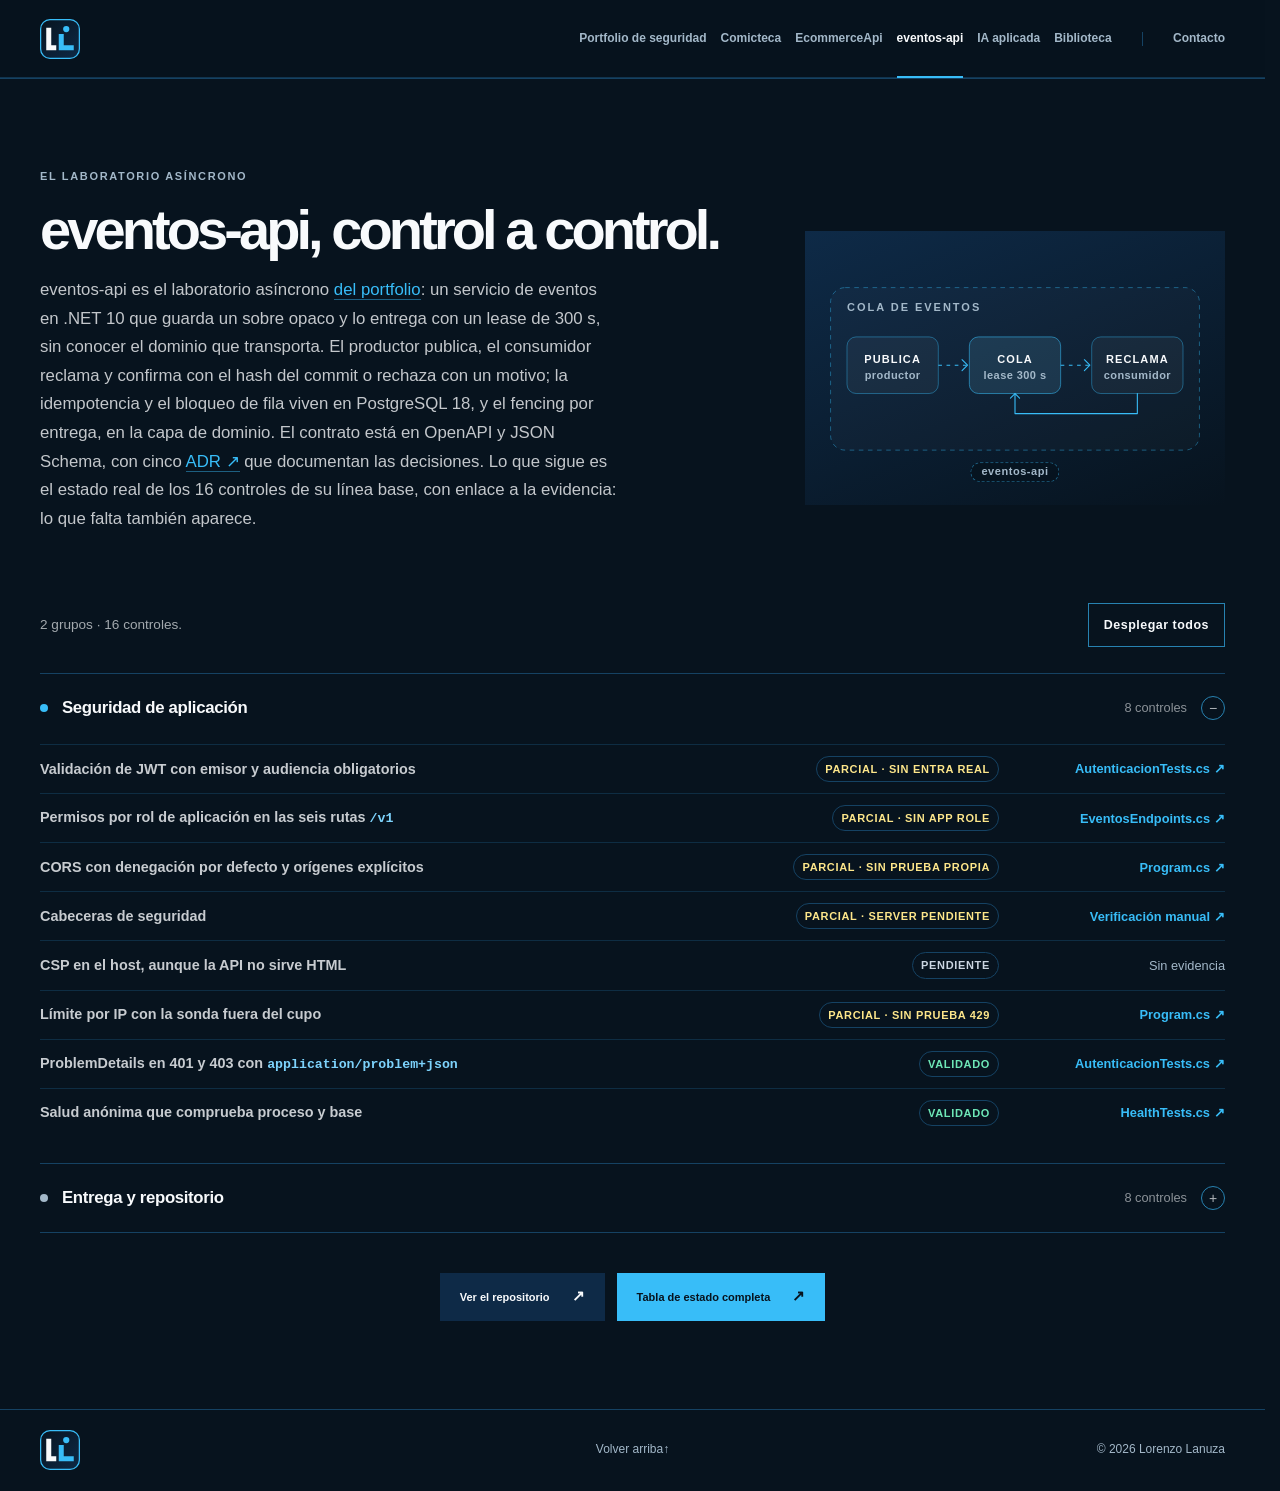
<file: eventos.html>
<!doctype html>
<html lang="es">
  <head>
    <meta charset="utf-8">
    <meta name="viewport" content="width=device-width, initial-scale=1">
    <meta name="color-scheme" content="dark">
    <meta name="theme-color" content="#07131e">
    <meta name="description" content="El estado real de 16 controles de eventos-api, el servicio de eventos .NET 10 y PostgreSQL 18 que sirve de laboratorio asíncrono al portfolio, con enlace a su evidencia.">
    <title>eventos-api — Lorenzo Lanuza</title>
    <link rel="canonical" href="https://lanuzalorenzo.github.io/eventos.html">
    <meta property="og:type" content="website">
    <meta property="og:locale" content="es_ES">
    <meta property="og:title" content="eventos-api — Lorenzo Lanuza">
    <meta property="og:description" content="El estado real de 16 controles de eventos-api, el servicio de eventos .NET 10 y PostgreSQL 18 que sirve de laboratorio asíncrono al portfolio, con enlace a su evidencia.">
    <meta property="og:url" content="https://lanuzalorenzo.github.io/eventos.html">
    <meta property="og:image" content="https://lanuzalorenzo.github.io/assets/social/og-image.jpg?v=20261105b">
    <meta property="og:image:width" content="1200">
    <meta property="og:image:height" content="630">
    <meta property="og:image:alt" content="Lorenzo Lanuza — Senior Software Engineer &amp; Architect, .NET y Cloud Security">
    <meta name="twitter:card" content="summary_large_image">
    <meta name="twitter:title" content="eventos-api — Lorenzo Lanuza">
    <meta name="twitter:description" content="El estado real de 16 controles de eventos-api, el servicio de eventos .NET 10 y PostgreSQL 18 que sirve de laboratorio asíncrono al portfolio, con enlace a su evidencia.">
    <meta name="twitter:url" content="https://lanuzalorenzo.github.io/eventos.html">
    <meta name="twitter:image" content="https://lanuzalorenzo.github.io/assets/social/og-image.jpg?v=20261105b">
    <meta name="twitter:image:alt" content="Lorenzo Lanuza — Senior Software Engineer &amp; Architect, .NET y Cloud Security">
    <script>if (location.hash) document.documentElement.classList.add("landing-hash");</script>
    <meta property="og:updated_time" content="2026-11-28T00:00:00+01:00">
    <meta name="author" content="Lorenzo Lanuza Arellano">
    <link rel="icon" type="image/png" sizes="16x16" href="assets/marca/favicon-16.png?v=20261105a">
    <link rel="icon" href="favicon.svg?v=20261105a" type="image/svg+xml">
    <link rel="icon" href="favicon.png?v=20261105a" sizes="180x180" type="image/png">
    <link rel="apple-touch-icon" href="assets/marca/apple-touch-icon.png?v=20261105a" sizes="180x180">
    <link rel="sitemap" type="application/xml" title="Sitemap" href="/sitemap.xml">
    <link rel="stylesheet" href="styles.css?v=20261126d">
  </head>
  <body>
    <a class="skip-link" href="#contenido">Saltar al contenido</a>

    <header class="site-header">
      <a class="wordmark" href="/" aria-label="Lorenzo Lanuza, inicio"><img src="assets/marca/marca-tile.svg" alt="" width="40" height="40"></a>
      <button class="menu-toggle" type="button" aria-expanded="false" aria-controls="site-nav">
        <span class="sr-only">Abrir menú</span>
        <span class="menu-line menu-line-top"></span><span class="menu-line menu-line-bottom"></span>
      </button>
      <nav class="site-nav" id="site-nav" aria-label="Navegación principal">
        <div class="site-nav-group" role="group" aria-label="Proyectos, laboratorios y biblioteca">
          <a href="https://lanuzalorenzo.github.io/portfolio.html">Portfolio de seguridad</a>
          <a href="https://lanuzalorenzo.github.io/comicteca.html">Comicteca</a>
          <a href="https://lanuzalorenzo.github.io/api.html">EcommerceApi</a>
          <a href="https://lanuzalorenzo.github.io/eventos.html" class="is-active" aria-current="page">eventos-api</a>
          <a href="https://lanuzalorenzo.github.io/ia.html">IA aplicada</a>
          <a href="https://lanuzalorenzo.github.io/biblioteca-tecnica/">Biblioteca</a>
        </div>
        <div class="site-nav-group">
          <a href="https://lanuzalorenzo.github.io/#contacto">Contacto</a>
        </div>
      </nav>
    </header>

    <main id="contenido">
      <!-- ========= EL LABORATORIO ASÍNCRONO — ingeniería de eventos-api ========= -->
      <section class="workload-section" id="eventos" aria-labelledby="workload-title">
        <div class="frame">
          <div class="page-head">
          <div class="section-heading">
            <p class="eyebrow">El laboratorio asíncrono</p>
            <h1 id="workload-title">eventos-api, control a control.</h1>
            <p class="portfolio-intro">eventos-api es el laboratorio asíncrono <a class="portfolio-workload" href="portfolio.html">del portfolio</a>: un servicio de eventos en .NET 10 que guarda un sobre opaco y lo entrega con un lease de 300 s, sin conocer el dominio que transporta. El productor publica, el consumidor reclama y confirma con el hash del commit o rechaza con un motivo; la idempotencia y el bloqueo de fila viven en PostgreSQL 18, y el fencing por entrega, en la capa de dominio. El contrato está en OpenAPI y JSON Schema, con cinco <a class="portfolio-workload" href="https://github.com/lanuzalorenzo/eventos-api/tree/main/docs/adr" target="_blank" rel="noreferrer">ADR <span aria-hidden="true">↗</span></a> que documentan las decisiones. Lo que sigue es el estado real de los 16 controles de su línea base, con enlace a la evidencia: lo que falta también aparece.</p>
          </div>

          <div class="project-visual page-diagram">
            <svg class="project-graphic" viewBox="0 0 460 300" preserveAspectRatio="xMidYMid meet" aria-hidden="true" focusable="false">
              <g class="graphic-boundary">
                <rect x="28" y="62" width="404" height="178" rx="16" />
              </g>
              <g class="graphic-node">
                <rect x="46" y="116" width="100" height="62" rx="10" />
              </g>
              <g class="graphic-node graphic-node-core">
                <rect x="180" y="116" width="100" height="62" rx="10" />
              </g>
              <g class="graphic-node">
                <rect x="314" y="116" width="100" height="62" rx="10" />
              </g>
              <g class="graphic-link">
                <line x1="146" y1="147" x2="177" y2="147" />
                <path d="m172 141 6 6-6 6" />
              </g>
              <g class="graphic-link">
                <line x1="280" y1="147" x2="311" y2="147" />
                <path d="m306 141 6 6-6 6" />
              </g>
              <g class="graphic-link">
                <path d="M364 178v22H230v-22" />
                <path d="m225 183 5-5 5 5" />
              </g>
            </svg>
            <span class="dl dl-boundary" style="left:10.00%;top:28.00%">COLA DE EVENTOS</span>
            <span class="dl dl-title" style="left:20.87%;top:47.00%">PUBLICA</span>
            <span class="dl dl-sub" style="left:20.87%;top:53.00%">productor</span>
            <span class="dl dl-title" style="left:50.00%;top:47.00%">COLA</span>
            <span class="dl dl-sub" style="left:50.00%;top:53.00%">lease 300 s</span>
            <span class="dl dl-title" style="left:79.13%;top:47.00%">RECLAMA</span>
            <span class="dl dl-sub" style="left:79.13%;top:53.00%">consumidor</span>
            <span class="dl dl-workload" style="left:50.00%;top:88.00%">eventos-api</span>
          </div>
          </div>

          <div class="portfolio-controls">
            <p>2 grupos · 16 controles.</p>
            <button class="portfolio-expand" type="button" data-expand-all="#eventos" aria-expanded="false" aria-controls="eventos-seguridad eventos-entrega">Desplegar todos</button>
          </div>

          <div class="module-groups">

            <details class="module-group" id="eventos-seguridad" open>
              <summary class="module-group-head">
                <span class="group-dot" aria-hidden="true"></span>
                <span class="group-title">Seguridad de aplicación</span>
                <span class="group-count">8 controles</span>
                <span class="group-toggle" aria-hidden="true"></span>
              </summary>
              <div class="module-group-body">
                <div class="spec-table" role="list">
                  <div class="spec-row" role="listitem">
                    <span class="spec-name">Validación de JWT con emisor y audiencia obligatorios</span>
                    <span class="module-status status-partial">Parcial · sin Entra real</span>
                    <a class="module-link" href="https://github.com/lanuzalorenzo/eventos-api/blob/main/tests/EventosApi.Tests/AutenticacionTests.cs" target="_blank" rel="noreferrer">AutenticacionTests.cs <span aria-hidden="true">↗</span></a>
                  </div>
                  <div class="spec-row" role="listitem">
                    <span class="spec-name">Permisos por rol de aplicación en las seis rutas <code>/v1</code></span>
                    <span class="module-status status-partial">Parcial · sin app role</span>
                    <a class="module-link" href="https://github.com/lanuzalorenzo/eventos-api/blob/main/src/EventosApi.Api/Endpoints/EventosEndpoints.cs" target="_blank" rel="noreferrer">EventosEndpoints.cs <span aria-hidden="true">↗</span></a>
                  </div>
                  <div class="spec-row" role="listitem">
                    <span class="spec-name">CORS con denegación por defecto y orígenes explícitos</span>
                    <span class="module-status status-partial">Parcial · sin prueba propia</span>
                    <a class="module-link" href="https://github.com/lanuzalorenzo/eventos-api/blob/main/src/EventosApi.Api/Program.cs" target="_blank" rel="noreferrer">Program.cs <span aria-hidden="true">↗</span></a>
                  </div>
                  <div class="spec-row" role="listitem">
                    <span class="spec-name">Cabeceras de seguridad</span>
                    <span class="module-status status-partial">Parcial · Server pendiente</span>
                    <a class="module-link" href="https://github.com/lanuzalorenzo/eventos-api/blob/main/AGENTS.md#verificaci%C3%B3n" target="_blank" rel="noreferrer">Verificación manual <span aria-hidden="true">↗</span></a>
                  </div>
                  <div class="spec-row" role="listitem">
                    <span class="spec-name">CSP en el host, aunque la API no sirve HTML</span>
                    <span class="module-status status-pending">Pendiente</span>
                    <span class="spec-none">Sin evidencia</span>
                  </div>
                  <div class="spec-row" role="listitem">
                    <span class="spec-name">Límite por IP con la sonda fuera del cupo</span>
                    <span class="module-status status-partial">Parcial · sin prueba 429</span>
                    <a class="module-link" href="https://github.com/lanuzalorenzo/eventos-api/blob/main/src/EventosApi.Api/Program.cs" target="_blank" rel="noreferrer">Program.cs <span aria-hidden="true">↗</span></a>
                  </div>
                  <div class="spec-row" role="listitem">
                    <span class="spec-name">ProblemDetails en 401 y 403 con <code>application/problem+json</code></span>
                    <span class="module-status status-validated">Validado</span>
                    <a class="module-link" href="https://github.com/lanuzalorenzo/eventos-api/blob/main/tests/EventosApi.Tests/AutenticacionTests.cs" target="_blank" rel="noreferrer">AutenticacionTests.cs <span aria-hidden="true">↗</span></a>
                  </div>
                  <div class="spec-row" role="listitem">
                    <span class="spec-name">Salud anónima que comprueba proceso y base</span>
                    <span class="module-status status-validated">Validado</span>
                    <a class="module-link" href="https://github.com/lanuzalorenzo/eventos-api/blob/main/tests/EventosApi.Tests/HealthTests.cs" target="_blank" rel="noreferrer">HealthTests.cs <span aria-hidden="true">↗</span></a>
                  </div>
                </div>
              </div>
            </details>

            <details class="module-group" id="eventos-entrega">
              <summary class="module-group-head">
                <span class="group-dot" aria-hidden="true"></span>
                <span class="group-title">Entrega y repositorio</span>
                <span class="group-count">8 controles</span>
                <span class="group-toggle" aria-hidden="true"></span>
              </summary>
              <div class="module-group-body">
                <div class="spec-table" role="list">
                  <div class="spec-row" role="listitem">
                    <span class="spec-name">Permisos mínimos por workflow y por job</span>
                    <span class="module-status status-validated">Validado</span>
                    <a class="module-link" href="https://github.com/lanuzalorenzo/eventos-api/blob/main/.github/workflows/ci.yml" target="_blank" rel="noreferrer">ci.yml <span aria-hidden="true">↗</span></a>
                  </div>
                  <div class="spec-row" role="listitem">
                    <span class="spec-name">Gitleaks sobre el historial completo</span>
                    <span class="module-status status-validated">Validado</span>
                    <a class="module-link" href="https://github.com/lanuzalorenzo/eventos-api/blob/main/.github/workflows/ci.yml" target="_blank" rel="noreferrer">ci.yml <span aria-hidden="true">↗</span></a>
                  </div>
                  <div class="spec-row" role="listitem">
                    <span class="spec-name">CodeQL con subida de SARIF</span>
                    <span class="module-status status-validated">Validado</span>
                    <a class="module-link" href="https://github.com/lanuzalorenzo/eventos-api/actions/runs/45819366110" target="_blank" rel="noreferrer">Run en verde <span aria-hidden="true">↗</span></a>
                  </div>
                  <div class="spec-row" role="listitem">
                    <span class="spec-name">Trivy SCA bloqueante para CRITICAL y HIGH</span>
                    <span class="module-status status-validated">Validado</span>
                    <a class="module-link" href="https://github.com/lanuzalorenzo/eventos-api/blob/main/.github/workflows/ci.yml" target="_blank" rel="noreferrer">ci.yml <span aria-hidden="true">↗</span></a>
                  </div>
                  <div class="spec-row" role="listitem">
                    <span class="spec-name">Imagen sin root, construida y escaneada con Trivy</span>
                    <span class="module-status status-validated">Validado</span>
                    <a class="module-link" href="https://github.com/lanuzalorenzo/eventos-api/blob/main/Dockerfile" target="_blank" rel="noreferrer">Dockerfile <span aria-hidden="true">↗</span></a>
                  </div>
                  <div class="spec-row" role="listitem">
                    <span class="spec-name">Dependabot para NuGet, Docker y GitHub Actions</span>
                    <span class="module-status status-validated">Validado</span>
                    <a class="module-link" href="https://github.com/lanuzalorenzo/eventos-api/blob/main/.github/dependabot.yml" target="_blank" rel="noreferrer">dependabot.yml <span aria-hidden="true">↗</span></a>
                  </div>
                  <div class="spec-row" role="listitem">
                    <span class="spec-name">Enlaces relativos de la documentación comprobados en CI</span>
                    <span class="module-status status-validated">Validado</span>
                    <a class="module-link" href="https://github.com/lanuzalorenzo/eventos-api/blob/main/.github/workflows/ci.yml" target="_blank" rel="noreferrer">ci.yml <span aria-hidden="true">↗</span></a>
                  </div>
                  <div class="spec-row" role="listitem">
                    <span class="spec-name"><code>main</code> con PR, siete checks y sin bypass</span>
                    <span class="module-status status-validated">Validado</span>
                    <a class="module-link" href="https://github.com/lanuzalorenzo/eventos-api/rules/28163092" target="_blank" rel="noreferrer">Ruleset main <span aria-hidden="true">↗</span></a>
                  </div>
                </div>
              </div>
            </details>

          </div>

          <div class="portfolio-cta">
            <a class="button button-dark" href="https://github.com/lanuzalorenzo/eventos-api" target="_blank" rel="noreferrer">Ver el repositorio <span aria-hidden="true">↗</span></a>
            <a class="button button-light" href="https://github.com/lanuzalorenzo/eventos-api/blob/main/AGENTS.md#l%C3%ADnea-base" target="_blank" rel="noreferrer">Tabla de estado completa <span aria-hidden="true">↗</span></a>
          </div>
        </div>
      </section>
    </main>

    <footer class="site-footer">
      <a class="wordmark" href="/" aria-label="Lorenzo Lanuza, inicio"><img src="assets/marca/marca-tile.svg" alt="" width="40" height="40"></a>
      <a href="#contenido">Volver arriba <span aria-hidden="true">↑</span></a>
      <span>© 2026 Lorenzo Lanuza</span>
    </footer>
    <script src="app.js?v=20261126a" defer></script>
  </body>
</html>
</file>
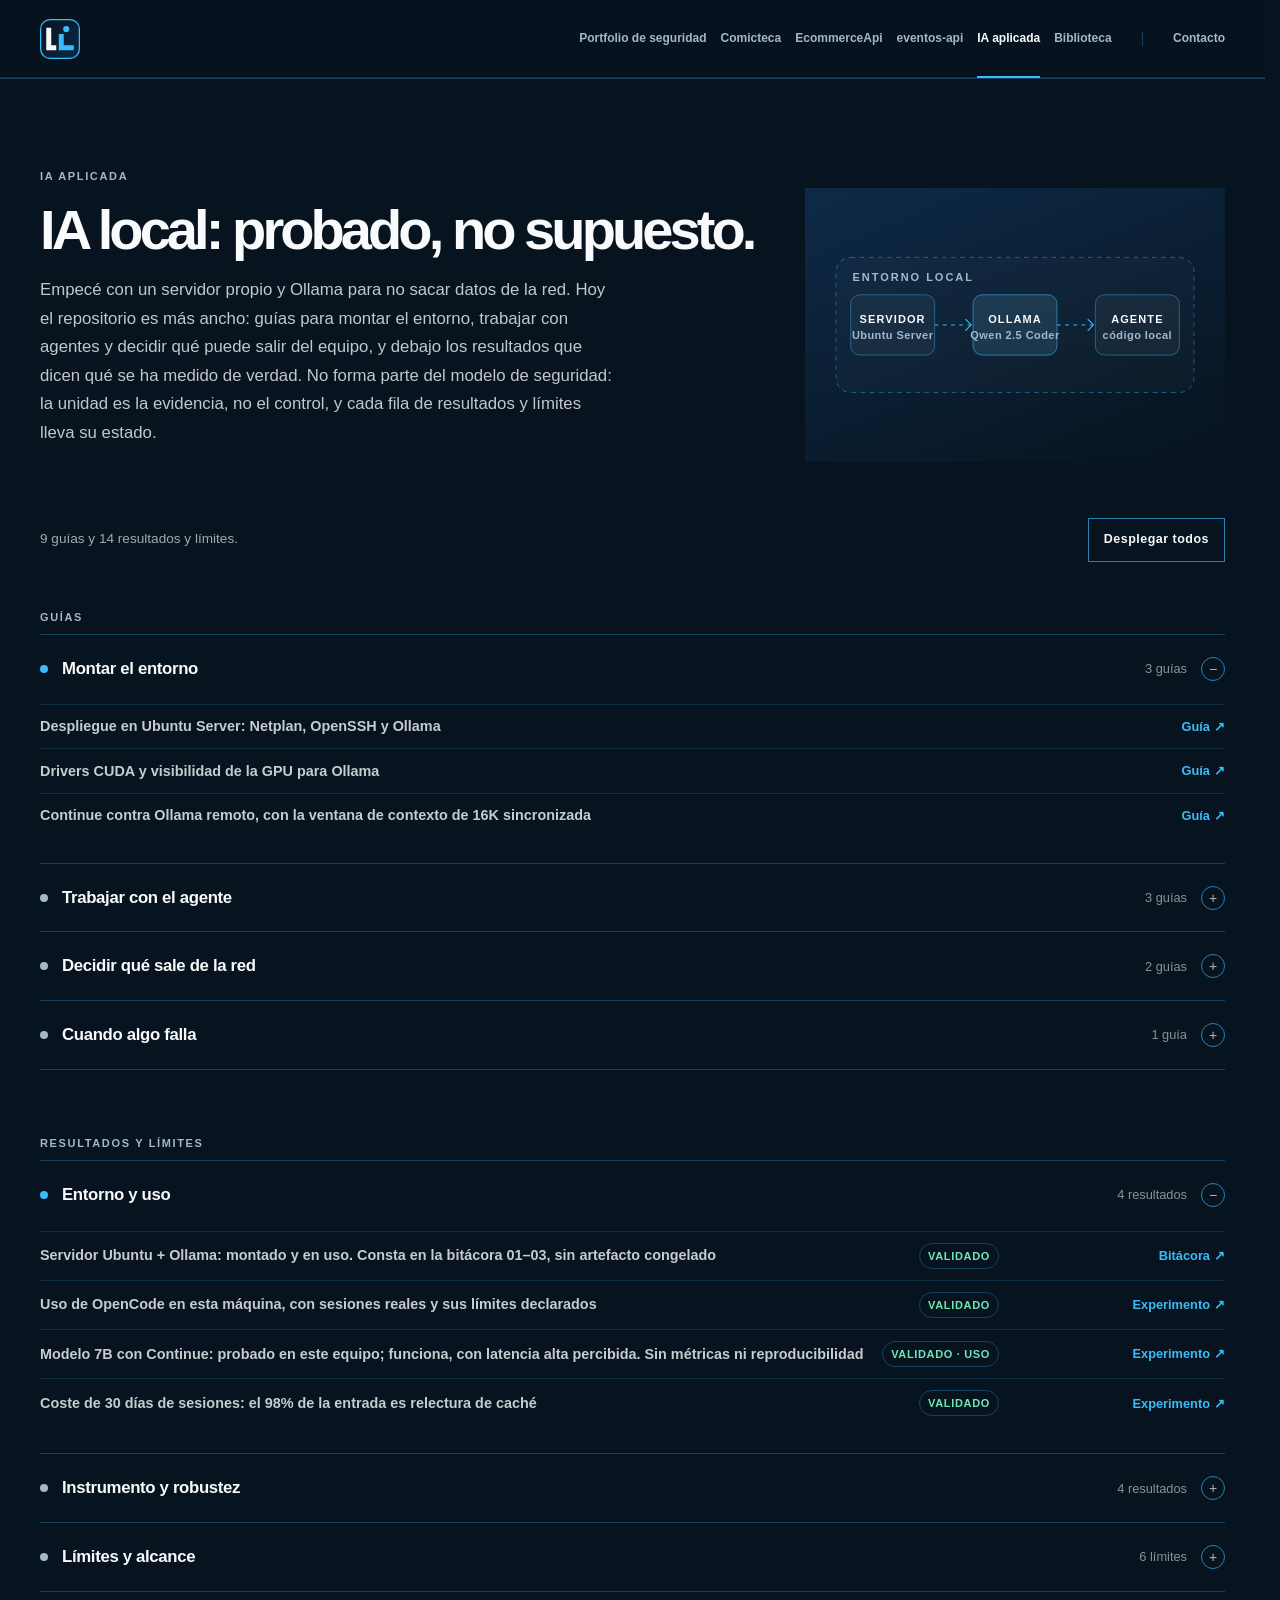
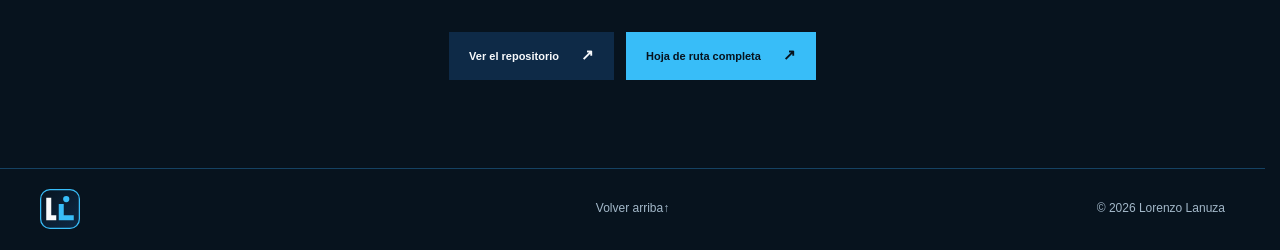
<file: ia.html>
<!doctype html>
<html lang="es">
  <head>
    <meta charset="utf-8">
    <meta name="viewport" content="width=device-width, initial-scale=1">
    <meta name="color-scheme" content="dark">
    <meta name="theme-color" content="#07131e">
    <meta name="description" content="Guías, experimentos y un montaje en uso de IA aplicada al desarrollo: montar el entorno, trabajar con agentes, decidir qué sale de la red y medir lo que se afirma.">
    <title>IA aplicada — Lorenzo Lanuza</title>
    <link rel="canonical" href="https://lanuzalorenzo.github.io/ia.html">
    <meta property="og:type" content="website">
    <meta property="og:locale" content="es_ES">
    <meta property="og:title" content="IA aplicada — Lorenzo Lanuza">
    <meta property="og:description" content="Guías, experimentos y un montaje en uso de IA aplicada: montar el entorno, trabajar con agentes, decidir qué sale de la red y medir lo que se afirma.">
    <meta property="og:url" content="https://lanuzalorenzo.github.io/ia.html">
    <meta property="og:image" content="https://lanuzalorenzo.github.io/assets/social/og-image.jpg?v=20261105b">
    <meta property="og:image:width" content="1200">
    <meta property="og:image:height" content="630">
    <meta property="og:image:alt" content="Lorenzo Lanuza — Senior Software Engineer &amp; Architect, .NET y Cloud Security">
    <meta name="twitter:card" content="summary_large_image">
    <meta name="twitter:title" content="IA aplicada — Lorenzo Lanuza">
    <meta name="twitter:description" content="Guías, experimentos y un montaje en uso de IA aplicada: montar el entorno, trabajar con agentes, decidir qué sale de la red y medir lo que se afirma.">
    <meta name="twitter:url" content="https://lanuzalorenzo.github.io/ia.html">
    <meta name="twitter:image" content="https://lanuzalorenzo.github.io/assets/social/og-image.jpg?v=20261105b">
    <meta name="twitter:image:alt" content="Lorenzo Lanuza — Senior Software Engineer &amp; Architect, .NET y Cloud Security">
    <script>if (location.hash) document.documentElement.classList.add("landing-hash");</script>
    <meta property="og:updated_time" content="2026-11-28T00:00:00+01:00">
    <meta name="author" content="Lorenzo Lanuza Arellano">
    <link rel="icon" type="image/png" sizes="16x16" href="assets/marca/favicon-16.png?v=20261105a">
    <link rel="icon" href="favicon.svg?v=20261105a" type="image/svg+xml">
    <link rel="icon" href="favicon.png?v=20261105a" sizes="180x180" type="image/png">
    <link rel="apple-touch-icon" href="assets/marca/apple-touch-icon.png?v=20261105a" sizes="180x180">
    <link rel="sitemap" type="application/xml" title="Sitemap" href="/sitemap.xml">
    <link rel="stylesheet" href="styles.css?v=20261126d">
  </head>
  <body>
    <a class="skip-link" href="#contenido">Saltar al contenido</a>

    <header class="site-header">
      <a class="wordmark" href="/" aria-label="Lorenzo Lanuza, inicio"><img src="assets/marca/marca-tile.svg" alt="" width="40" height="40"></a>
      <button class="menu-toggle" type="button" aria-expanded="false" aria-controls="site-nav">
        <span class="sr-only">Abrir menú</span>
        <span class="menu-line menu-line-top"></span><span class="menu-line menu-line-bottom"></span>
      </button>
      <nav class="site-nav" id="site-nav" aria-label="Navegación principal">
        <div class="site-nav-group" role="group" aria-label="Proyectos, laboratorios y biblioteca">
          <a href="https://lanuzalorenzo.github.io/portfolio.html">Portfolio de seguridad</a>
          <a href="https://lanuzalorenzo.github.io/comicteca.html">Comicteca</a>
          <a href="https://lanuzalorenzo.github.io/api.html">EcommerceApi</a>
          <a href="https://lanuzalorenzo.github.io/eventos.html">eventos-api</a>
          <a href="https://lanuzalorenzo.github.io/ia.html" class="is-active" aria-current="page">IA aplicada</a>
          <a href="https://lanuzalorenzo.github.io/biblioteca-tecnica/">Biblioteca</a>
        </div>
        <div class="site-nav-group">
          <a href="https://lanuzalorenzo.github.io/#contacto">Contacto</a>
        </div>
      </nav>
    </header>

    <main id="contenido">
      <!-- ========= LABORATORIO DE IA — guías y experimentos ========= -->
      <section class="ai-section" id="ia" aria-labelledby="ai-title">
        <div class="frame">
          <div class="page-head">
          <div class="section-heading">
            <p class="eyebrow">IA aplicada</p>
            <h1 id="ai-title">IA local: probado, no supuesto.</h1>
            <p class="portfolio-intro">Empecé con un servidor propio y Ollama para no sacar datos de la red. Hoy el repositorio es más ancho: guías para montar el entorno, trabajar con agentes y decidir qué puede salir del equipo, y debajo los resultados que dicen qué se ha medido de verdad. No forma parte del modelo de seguridad: la unidad es la evidencia, no el control, y cada fila de resultados y límites lleva su estado.</p>
          </div>

            <div class="project-visual page-diagram">
            <svg class="project-graphic" viewBox="0 0 460 300" preserveAspectRatio="xMidYMid meet" aria-hidden="true" focusable="false">
                              <g class="graphic-boundary">
                                <rect x="34" y="76" width="392" height="148" rx="16" />

                              </g>
                              <g class="graphic-node">
                                <rect x="50" y="117" width="92" height="66" rx="10" />


                              </g>
                              <g class="graphic-node graphic-node-core">
                                <rect x="184" y="117" width="92" height="66" rx="10" />


                              </g>
                              <g class="graphic-node">
                                <rect x="318" y="117" width="92" height="66" rx="10" />


                              </g>
                              <g class="graphic-link">
                                <line x1="142" y1="150" x2="181" y2="150" />
                                <path d="m176 144 6 6-6 6" />
                              </g>
                              <g class="graphic-link">
                                <line x1="276" y1="150" x2="315" y2="150" />
                                <path d="m310 144 6 6-6 6" />
                              </g>
                            </svg>
              <span class="dl dl-boundary" style="left:11.30%;top:32.67%">ENTORNO LOCAL</span>
              <span class="dl dl-title" style="left:20.87%;top:48.00%">SERVIDOR</span>
              <span class="dl dl-sub" style="left:20.87%;top:54.00%">Ubuntu Server</span>
              <span class="dl dl-title" style="left:50.00%;top:48.00%">OLLAMA</span>
              <span class="dl dl-sub" style="left:50.00%;top:54.00%">Qwen 2.5 Coder</span>
              <span class="dl dl-title" style="left:79.13%;top:48.00%">AGENTE</span>
              <span class="dl dl-sub" style="left:79.13%;top:54.00%">código local</span>
            </div>
          </div>

          <div class="portfolio-controls">
            <p>9 guías y 14 resultados y límites.</p>
            <button class="portfolio-expand" type="button" data-expand-all="#ia" aria-expanded="false" aria-controls="ia-montar ia-agente ia-frontera ia-fallo ia-entorno ia-instrumento ia-limites">Desplegar todos</button>
          </div>

          <div class="module-groups">

            <p class="lab-label">Guías</p>

            <details class="module-group" id="ia-montar" open>
              <summary class="module-group-head">
                <span class="group-dot" aria-hidden="true"></span>
                <span class="group-title">Montar el entorno</span>
                <span class="group-count">3 guías</span>
                <span class="group-toggle" aria-hidden="true"></span>
              </summary>
              <div class="module-group-body">
                <div class="spec-table" role="list">
                  <div class="spec-row spec-row--guide" role="listitem">
                    <span class="spec-name">Despliegue en Ubuntu Server: Netplan, OpenSSH y Ollama</span>
                    <a class="module-link" href="https://github.com/lanuzalorenzo/lab-ia-aprendizaje/blob/main/docs/guias/server-deployment-ubuntu-ollama.md" target="_blank" rel="noreferrer">Guía <span aria-hidden="true">↗</span></a>
                  </div>
                  <div class="spec-row spec-row--guide" role="listitem">
                    <span class="spec-name">Drivers CUDA y visibilidad de la GPU para Ollama</span>
                    <a class="module-link" href="https://github.com/lanuzalorenzo/lab-ia-aprendizaje/blob/main/docs/guias/gpu-setup.md" target="_blank" rel="noreferrer">Guía <span aria-hidden="true">↗</span></a>
                  </div>
                  <div class="spec-row spec-row--guide" role="listitem">
                    <span class="spec-name">Continue contra Ollama remoto, con la ventana de contexto de 16K sincronizada</span>
                    <a class="module-link" href="https://github.com/lanuzalorenzo/lab-ia-aprendizaje/blob/main/docs/guias/continue-remote-ollama-setup.md" target="_blank" rel="noreferrer">Guía <span aria-hidden="true">↗</span></a>
                  </div>
                </div>
              </div>
            </details>

            <details class="module-group" id="ia-agente">
              <summary class="module-group-head">
                <span class="group-dot" aria-hidden="true"></span>
                <span class="group-title">Trabajar con el agente</span>
                <span class="group-count">3 guías</span>
                <span class="group-toggle" aria-hidden="true"></span>
              </summary>
              <div class="module-group-body">
                <div class="spec-table" role="list">
                  <div class="spec-row spec-row--guide" role="listitem">
                    <span class="spec-name">OpenCode desde cero: qué es, por qué empezar en local y la primera sesión</span>
                    <a class="module-link" href="https://github.com/lanuzalorenzo/lab-ia-aprendizaje/blob/main/docs/guias/opencode-desde-cero.md" target="_blank" rel="noreferrer">Guía <span aria-hidden="true">↗</span></a>
                  </div>
                  <div class="spec-row spec-row--guide" role="listitem">
                    <span class="spec-name">Continuidad entre sesiones con comandos y archivos de estado</span>
                    <a class="module-link" href="https://github.com/lanuzalorenzo/lab-ia-aprendizaje/blob/main/docs/guias/opencode-session-continuity.md" target="_blank" rel="noreferrer">Guía <span aria-hidden="true">↗</span></a>
                  </div>
                  <div class="spec-row spec-row--guide" role="listitem">
                    <span class="spec-name">Instrucciones de repositorio: qué es público, qué queda privado y cómo filtrarlo</span>
                    <a class="module-link" href="https://github.com/lanuzalorenzo/lab-ia-aprendizaje/blob/main/docs/guias/agents-md-publico-privado.md" target="_blank" rel="noreferrer">Guía <span aria-hidden="true">↗</span></a>
                  </div>
                </div>
              </div>
            </details>

            <details class="module-group" id="ia-frontera">
              <summary class="module-group-head">
                <span class="group-dot" aria-hidden="true"></span>
                <span class="group-title">Decidir qué sale de la red</span>
                <span class="group-count">2 guías</span>
                <span class="group-toggle" aria-hidden="true"></span>
              </summary>
              <div class="module-group-body">
                <div class="spec-table" role="list">
                  <div class="spec-row spec-row--guide" role="listitem">
                    <span class="spec-name">Local frente a cloud: criterios, flujo híbrido y configuración del modelo</span>
                    <a class="module-link" href="https://github.com/lanuzalorenzo/lab-ia-aprendizaje/blob/main/docs/guias/local-vs-cloud.md" target="_blank" rel="noreferrer">Guía <span aria-hidden="true">↗</span></a>
                  </div>
                  <div class="spec-row spec-row--guide" role="listitem">
                    <span class="spec-name">Seguir sin proveedor remoto: qué dejar en disco y qué falta para el simulacro</span>
                    <a class="module-link" href="https://github.com/lanuzalorenzo/lab-ia-aprendizaje/blob/main/docs/guias/continuidad-ia-local.md" target="_blank" rel="noreferrer">Guía <span aria-hidden="true">↗</span></a>
                  </div>
                </div>
              </div>
            </details>

            <details class="module-group" id="ia-fallo">
              <summary class="module-group-head">
                <span class="group-dot" aria-hidden="true"></span>
                <span class="group-title">Cuando algo falla</span>
                <span class="group-count">1 guía</span>
                <span class="group-toggle" aria-hidden="true"></span>
              </summary>
              <div class="module-group-body">
                <div class="spec-table" role="list">
                  <div class="spec-row spec-row--guide" role="listitem">
                    <span class="spec-name">Diagnóstico conservador de problemas frecuentes, paso a paso</span>
                    <a class="module-link" href="https://github.com/lanuzalorenzo/lab-ia-aprendizaje/blob/main/docs/guias/troubleshooting.md" target="_blank" rel="noreferrer">Guía <span aria-hidden="true">↗</span></a>
                  </div>
                </div>
              </div>
            </details>

            <p class="lab-label">Resultados y límites</p>

            <details class="module-group" id="ia-entorno" open>
              <summary class="module-group-head">
                <span class="group-dot" aria-hidden="true"></span>
                <span class="group-title">Entorno y uso</span>
                <span class="group-count">4 resultados</span>
                <span class="group-toggle" aria-hidden="true"></span>
              </summary>
              <div class="module-group-body">
                <div class="spec-table" role="list">
                  <div class="spec-row" role="listitem">
                    <span class="spec-name">Servidor Ubuntu + Ollama: montado y en uso. Consta en la bitácora 01–03, sin artefacto congelado</span>
                    <span class="module-status status-validated">Validado</span>
                    <a class="module-link" href="https://github.com/lanuzalorenzo/lab-ia-aprendizaje/blob/main/docs/referencia/bitacora-decisiones-aprendizaje.md" target="_blank" rel="noreferrer">Bitácora <span aria-hidden="true">↗</span></a>
                  </div>
                  <div class="spec-row" role="listitem">
                    <span class="spec-name">Uso de OpenCode en esta máquina, con sesiones reales y sus límites declarados</span>
                    <span class="module-status status-validated">Validado</span>
                    <a class="module-link" href="https://github.com/lanuzalorenzo/lab-ia-aprendizaje/blob/main/docs/experimentos/2026-10-30-opencode-uso-real/README.md" target="_blank" rel="noreferrer">Experimento <span aria-hidden="true">↗</span></a>
                  </div>
                  <div class="spec-row" role="listitem">
                    <span class="spec-name">Modelo 7B con Continue: probado en este equipo; funciona, con latencia alta percibida. Sin métricas ni reproducibilidad</span>
                    <span class="module-status status-validated">Validado · uso</span>
                    <a class="module-link" href="https://github.com/lanuzalorenzo/lab-ia-aprendizaje/blob/main/docs/experimentos/2026-10-30-inferencia-7b-continue/README.md" target="_blank" rel="noreferrer">Experimento <span aria-hidden="true">↗</span></a>
                  </div>
                  <div class="spec-row" role="listitem">
                    <span class="spec-name">Coste de 30 días de sesiones: el 98% de la entrada es relectura de caché</span>
                    <span class="module-status status-validated">Validado</span>
                    <a class="module-link" href="https://github.com/lanuzalorenzo/lab-ia-aprendizaje/blob/main/docs/experimentos/2026-11-02-coste-contexto-sesiones/README.md" target="_blank" rel="noreferrer">Experimento <span aria-hidden="true">↗</span></a>
                  </div>
                </div>
              </div>
            </details>

            <details class="module-group" id="ia-instrumento">
              <summary class="module-group-head">
                <span class="group-dot" aria-hidden="true"></span>
                <span class="group-title">Instrumento y robustez</span>
                <span class="group-count">4 resultados</span>
                <span class="group-toggle" aria-hidden="true"></span>
              </summary>
              <div class="module-group-body">
                <div class="spec-table" role="list">
                  <div class="spec-row" role="listitem">
                    <span class="spec-name">Instrumento de robustez: 113 casos congelados, 15 transformaciones activas y un control negativo</span>
                    <span class="module-status status-validated">Validado</span>
                    <a class="module-link" href="https://github.com/lanuzalorenzo/lab-ia-aprendizaje/blob/main/docs/experimentos/2026-10-22-robustez-instrumento/README.md" target="_blank" rel="noreferrer">Experimento <span aria-hidden="true">↗</span></a>
                  </div>
                  <div class="spec-row" role="listitem">
                    <span class="spec-name">Robustez sobre <code>qwen2.5:3b</code>: tres repeticiones por caso en los niveles N0 y N1. La orden directa funciona sin disfrazarla</span>
                    <span class="module-status status-partial">Parcial</span>
                    <a class="module-link" href="https://github.com/lanuzalorenzo/lab-ia-aprendizaje/blob/main/docs/experimentos/2026-10-22-robustez-ejecucion-v1/README.md" target="_blank" rel="noreferrer">Experimento <span aria-hidden="true">↗</span></a>
                  </div>
                  <div class="spec-row" role="listitem">
                    <span class="spec-name">Línea base N0 con el instrumento corregido: el control negativo sale limpio (3/3) y la obediencia se queda en 0,50</span>
                    <span class="module-status status-partial">Parcial</span>
                    <a class="module-link" href="https://github.com/lanuzalorenzo/lab-ia-aprendizaje/blob/main/docs/experimentos/2026-10-22-robustez-ejecucion-v2/README.md" target="_blank" rel="noreferrer">Experimento <span aria-hidden="true">↗</span></a>
                  </div>
                  <div class="spec-row" role="listitem">
                    <span class="spec-name">Prompt endurecido: 15 inferencias en N0 con la misma obediencia que la línea base (0,50)</span>
                    <span class="module-status status-partial">Parcial</span>
                    <a class="module-link" href="https://github.com/lanuzalorenzo/lab-ia-aprendizaje/blob/main/docs/experimentos/2026-10-26-robustez-prompt-v2/README.md" target="_blank" rel="noreferrer">Experimento <span aria-hidden="true">↗</span></a>
                  </div>
                </div>
              </div>
            </details>

            <details class="module-group" id="ia-limites">
              <summary class="module-group-head">
                <span class="group-dot" aria-hidden="true"></span>
                <span class="group-title">Límites y alcance</span>
                <span class="group-count">6 límites</span>
                <span class="group-toggle" aria-hidden="true"></span>
              </summary>
              <div class="module-group-body">
                <div class="spec-table" role="list">
                  <div class="spec-row" role="listitem">
                    <span class="spec-name">Firewall y TLS en el puerto <code>11434</code>: no incluidos en la guía de despliegue; la escucha sigue sin verificar</span>
                    <span class="module-status status-design">Diseño</span>
                    <a class="module-link" href="https://github.com/lanuzalorenzo/lab-ia-aprendizaje/blob/main/docs/guias/server-deployment-ubuntu-ollama.md#6-seguridad-antes-de-usarlo-desde-otro-equipo" target="_blank" rel="noreferrer">Guía <span aria-hidden="true">↗</span></a>
                  </div>
                  <div class="spec-row" role="listitem">
                    <span class="spec-name">Control fuera del modelo: digest fijado y límites de lo que el asistente puede tocar</span>
                    <span class="module-status status-pending">Pendiente</span>
                    <a class="module-link" href="https://github.com/lanuzalorenzo/lab-ia-aprendizaje/blob/main/docs/referencia/hoja-de-ruta-seguridad-asistentes.md" target="_blank" rel="noreferrer">Hoja de ruta <span aria-hidden="true">↗</span></a>
                  </div>
                  <div class="spec-row" role="listitem">
                    <span class="spec-name">Autonomía desatendida: criterio de niveles y frenos para un agente que arranca por un evento, sin medir</span>
                    <span class="module-status status-design">Diseño</span>
                    <a class="module-link" href="https://github.com/lanuzalorenzo/lab-ia-aprendizaje/blob/main/docs/referencia/autonomia-desatendida.md" target="_blank" rel="noreferrer">Referencia <span aria-hidden="true">↗</span></a>
                  </div>
                  <div class="spec-row" role="listitem">
                    <span class="spec-name">Evaluación de funciones con LLM, con casos y métricas propias</span>
                    <span class="module-status status-design">Diseño</span>
                    <a class="module-link" href="https://github.com/lanuzalorenzo/lab-ia-aprendizaje/blob/main/docs/referencia/ai-security-evaluation.md" target="_blank" rel="noreferrer">Marco <span aria-hidden="true">↗</span></a>
                  </div>
                  <div class="spec-row" role="listitem">
                    <span class="spec-name">RAG local: criterio de almacenamiento de vectores escrito, sin motor elegido ni prueba</span>
                    <span class="module-status status-design">Diseño</span>
                    <a class="module-link" href="https://github.com/lanuzalorenzo/lab-ia-aprendizaje/blob/main/docs/referencia/bitacora-decisiones-aprendizaje.md#entrada-06-dónde-guardar-los-vectores-del-rag-local" target="_blank" rel="noreferrer">Bitácora <span aria-hidden="true">↗</span></a>
                  </div>
                  <div class="spec-row" role="listitem">
                    <span class="spec-name">Hardware: qué modelo cabe en cada memoria, qué velocidad cabe esperar y cuándo compensa comprar el equipo</span>
                    <span class="module-status status-partial">Parcial</span>
                    <a class="module-link" href="https://github.com/lanuzalorenzo/lab-ia-aprendizaje/blob/main/docs/referencia/dimensionado-hardware-ia-local.md" target="_blank" rel="noreferrer">Referencia <span aria-hidden="true">↗</span></a>
                  </div>
                </div>
              </div>
            </details>

          </div>

          <div class="portfolio-cta">
            <a class="button button-dark" href="https://github.com/lanuzalorenzo/lab-ia-aprendizaje" target="_blank" rel="noreferrer">Ver el repositorio <span aria-hidden="true">↗</span></a>
            <a class="button button-light" href="https://github.com/lanuzalorenzo/lab-ia-aprendizaje/blob/main/docs/referencia/hoja-de-ruta-seguridad-asistentes.md" target="_blank" rel="noreferrer">Hoja de ruta completa <span aria-hidden="true">↗</span></a>
          </div>
        </div>
      </section>
    </main>

    <footer class="site-footer">
      <a class="wordmark" href="/" aria-label="Lorenzo Lanuza, inicio"><img src="assets/marca/marca-tile.svg" alt="" width="40" height="40"></a>
      <a href="#contenido">Volver arriba <span aria-hidden="true">↑</span></a>
      <span>© 2026 Lorenzo Lanuza</span>
    </footer>
    <script src="app.js?v=20261126a" defer></script>
  </body>
</html>
</file>
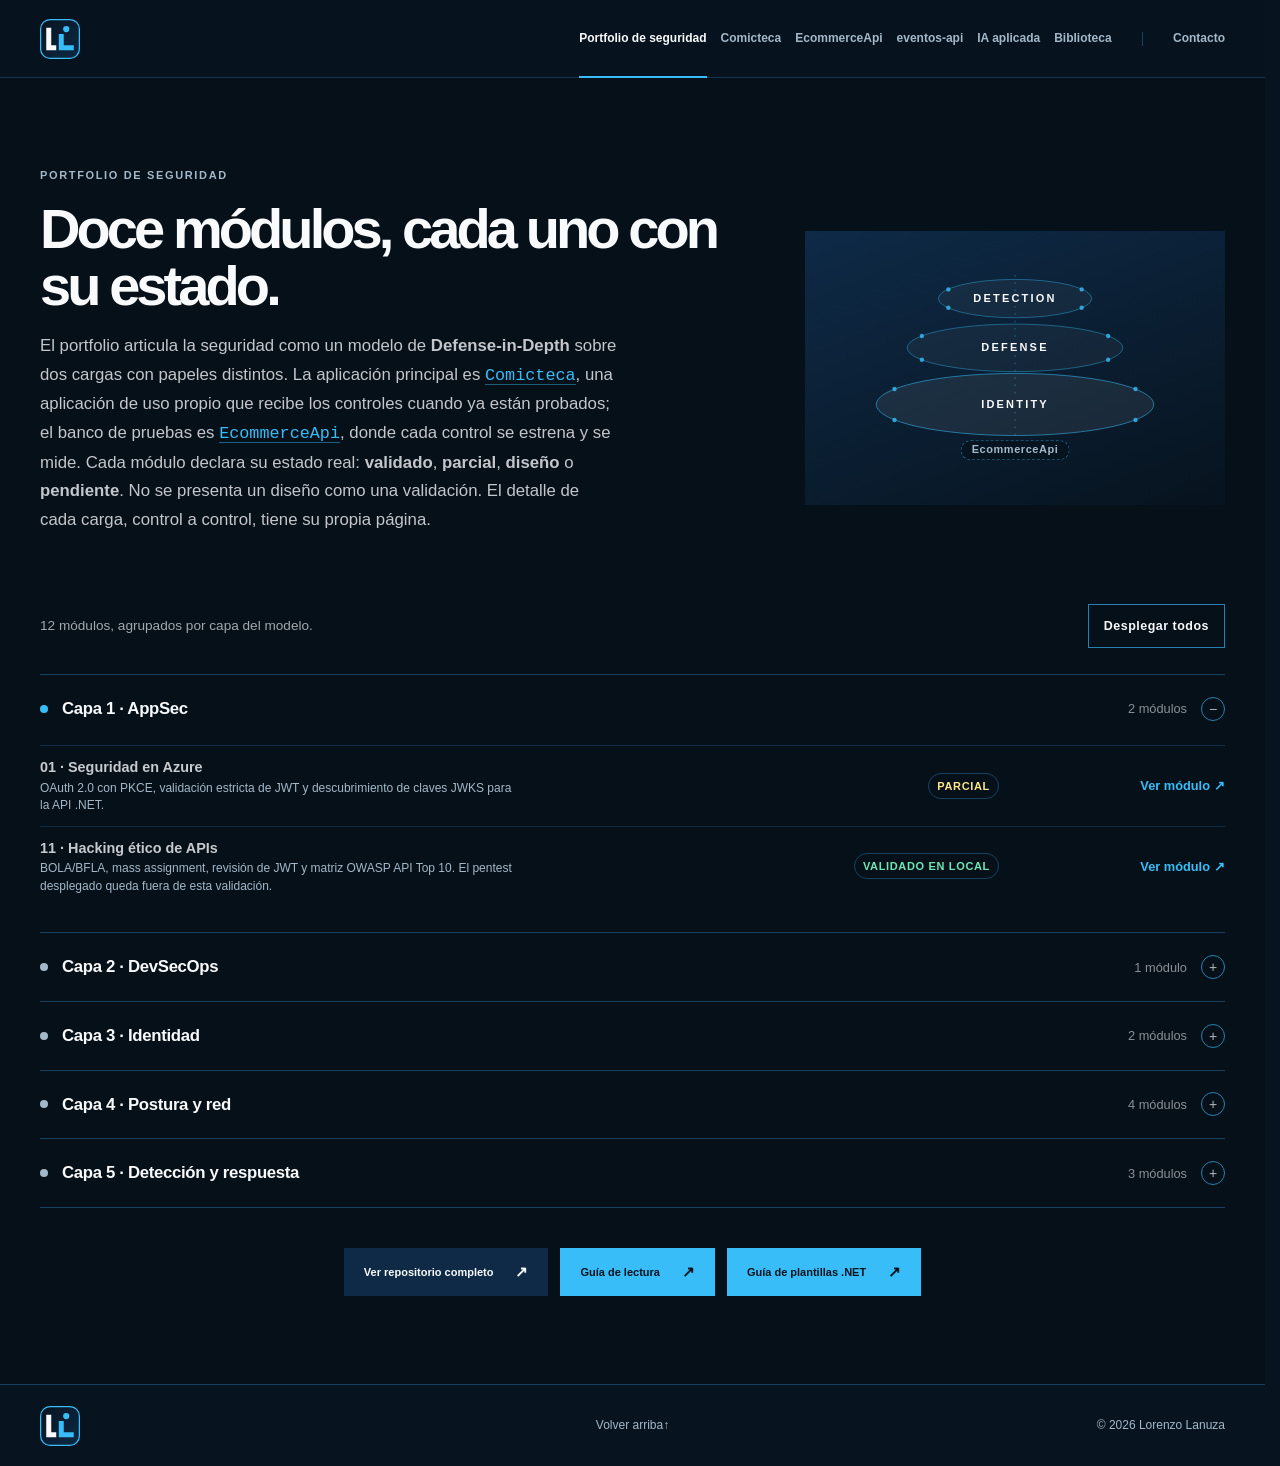
<file: portfolio.html>
<!doctype html>
<html lang="es">
  <head>
    <meta charset="utf-8">
    <meta name="viewport" content="width=device-width, initial-scale=1">
    <meta name="color-scheme" content="dark">
    <meta name="theme-color" content="#07131e">
    <meta name="description" content="Doce módulos de seguridad agrupados por capa del modelo Defense-in-Depth, con el estado y la evidencia de cada uno.">
    <title>Portfolio de seguridad — Lorenzo Lanuza</title>
    <link rel="canonical" href="https://lanuzalorenzo.github.io/portfolio.html">
    <meta property="og:type" content="website">
    <meta property="og:locale" content="es_ES">
    <meta property="og:title" content="Portfolio de seguridad — Lorenzo Lanuza">
    <meta property="og:description" content="Doce módulos de seguridad agrupados por capa del modelo Defense-in-Depth, con el estado real y la evidencia de cada uno.">
    <meta property="og:url" content="https://lanuzalorenzo.github.io/portfolio.html">
    <meta property="og:image" content="https://lanuzalorenzo.github.io/assets/social/og-image.jpg?v=20261105b">
    <meta property="og:image:width" content="1200">
    <meta property="og:image:height" content="630">
    <meta property="og:image:alt" content="Lorenzo Lanuza — Senior Software Engineer &amp; Architect, .NET y Cloud Security">
    <meta name="twitter:card" content="summary_large_image">
    <meta name="twitter:title" content="Portfolio de seguridad — Lorenzo Lanuza">
    <meta name="twitter:description" content="Doce módulos de seguridad agrupados por capa del modelo Defense-in-Depth, con el estado real y la evidencia de cada uno.">
    <meta name="twitter:url" content="https://lanuzalorenzo.github.io/portfolio.html">
    <meta name="twitter:image" content="https://lanuzalorenzo.github.io/assets/social/og-image.jpg?v=20261105b">
    <meta name="twitter:image:alt" content="Lorenzo Lanuza — Senior Software Engineer &amp; Architect, .NET y Cloud Security">
    <script>if (location.hash) document.documentElement.classList.add("landing-hash");</script>
    <meta property="og:updated_time" content="2026-11-28T00:00:00+01:00">
    <meta name="author" content="Lorenzo Lanuza Arellano">
    <link rel="icon" type="image/png" sizes="16x16" href="assets/marca/favicon-16.png?v=20261105a">
    <link rel="icon" href="favicon.svg?v=20261105a" type="image/svg+xml">
    <link rel="icon" href="favicon.png?v=20261105a" sizes="180x180" type="image/png">
    <link rel="apple-touch-icon" href="assets/marca/apple-touch-icon.png?v=20261105a" sizes="180x180">
    <link rel="sitemap" type="application/xml" title="Sitemap" href="/sitemap.xml">
    <link rel="stylesheet" href="styles.css?v=20261126d">
  </head>
  <body>
    <a class="skip-link" href="#contenido">Saltar al contenido</a>

    <header class="site-header">
      <a class="wordmark" href="/" aria-label="Lorenzo Lanuza, inicio"><img src="assets/marca/marca-tile.svg" alt="" width="40" height="40"></a>
      <button class="menu-toggle" type="button" aria-expanded="false" aria-controls="site-nav">
        <span class="sr-only">Abrir menú</span>
        <span class="menu-line menu-line-top"></span><span class="menu-line menu-line-bottom"></span>
      </button>
      <nav class="site-nav" id="site-nav" aria-label="Navegación principal">
        <div class="site-nav-group" role="group" aria-label="Proyectos, laboratorios y biblioteca">
          <a href="https://lanuzalorenzo.github.io/portfolio.html" class="is-active" aria-current="page">Portfolio de seguridad</a>
          <a href="https://lanuzalorenzo.github.io/comicteca.html">Comicteca</a>
          <a href="https://lanuzalorenzo.github.io/api.html">EcommerceApi</a>
          <a href="https://lanuzalorenzo.github.io/eventos.html">eventos-api</a>
          <a href="https://lanuzalorenzo.github.io/ia.html">IA aplicada</a>
          <a href="https://lanuzalorenzo.github.io/biblioteca-tecnica/">Biblioteca</a>
        </div>
        <div class="site-nav-group">
          <a href="https://lanuzalorenzo.github.io/#contacto">Contacto</a>
        </div>
      </nav>
    </header>

    <main id="contenido">
      <!-- ========= PORTFOLIO DE CIBERSEGURIDAD — detalle módulos ========= -->
      <section class="portfolio-section" id="portfolio" aria-labelledby="portfolio-title">
        <div class="frame">
          <div class="page-head">
          <div class="section-heading">
            <p class="eyebrow">Portfolio de seguridad</p>
            <h1 id="portfolio-title">Doce módulos, cada uno con su estado.</h1>
            <p class="portfolio-intro">El portfolio articula la seguridad como un modelo de <strong>Defense-in-Depth</strong> sobre dos cargas con papeles distintos. La aplicación principal es <a class="portfolio-workload" href="comicteca.html"><code>Comicteca</code></a>, una aplicación de uso propio que recibe los controles cuando ya están probados; el banco de pruebas es <a class="portfolio-workload" href="api.html"><code>EcommerceApi</code></a>, donde cada control se estrena y se mide. Cada módulo declara su estado real: <strong>validado</strong>, <strong>parcial</strong>, <strong>diseño</strong> o <strong>pendiente</strong>. No se presenta un diseño como una validación. El detalle de cada carga, control a control, tiene su propia página.</p>
          </div>

            <div class="project-visual page-diagram">
            <svg class="project-graphic" viewBox="0 0 460 300" preserveAspectRatio="xMidYMid meet" aria-hidden="true" focusable="false">
                              <g class="graphic-axis"><path d="M230 48v18M230 82v38M230 136v46M230 198v26" /></g>
                              <g class="graphic-layer">
                                <ellipse cx="230" cy="74" rx="84" ry="21" />

                              </g>
                              <g class="graphic-layer">
                                <ellipse cx="230" cy="128" rx="118" ry="26" />

                              </g>
                              <g class="graphic-layer graphic-layer-base">
                                <ellipse cx="230" cy="190" rx="152" ry="34" />

                              </g>
                              <g class="graphic-pins">
                                <circle cx="303" cy="84" r="2.4" /><circle cx="157" cy="84" r="2.4" />
                                <circle cx="157" cy="64" r="2.4" /><circle cx="303" cy="64" r="2.4" />
                                <circle cx="332" cy="141" r="2.4" /><circle cx="128" cy="141" r="2.4" />
                                <circle cx="128" cy="115" r="2.4" /><circle cx="332" cy="115" r="2.4" />
                                <circle cx="362" cy="207" r="2.4" /><circle cx="98" cy="207" r="2.4" />
                                <circle cx="98" cy="173" r="2.4" /><circle cx="362" cy="173" r="2.4" />
                              </g>
                            </svg>
              <span class="dl dl-layer" style="left:50.00%;top:24.67%">DETECTION</span>
              <span class="dl dl-layer" style="left:50.00%;top:42.67%">DEFENSE</span>
              <span class="dl dl-layer" style="left:50.00%;top:63.33%">IDENTITY</span>
              <span class="dl dl-workload" style="left:50.00%;top:80.00%">EcommerceApi</span>
            </div>
          </div>

          <div class="portfolio-controls">
            <p>12 módulos, agrupados por capa del modelo.</p>
            <button class="portfolio-expand" type="button" data-expand-all="#portfolio" aria-expanded="false" aria-controls="capa-1 capa-2 capa-3 capa-4 capa-5">Desplegar todos</button>
          </div>

          <div class="module-groups">

            <details class="module-group" id="capa-1" open>
              <summary class="module-group-head">
                <span class="group-dot" aria-hidden="true"></span>
                <span class="group-title">Capa 1 · AppSec</span>
                <span class="group-count">2 módulos</span>
                <span class="group-toggle" aria-hidden="true"></span>
              </summary>
              <div class="module-group-body">
                <div class="spec-table" role="list">

                  <div class="spec-row" role="listitem">
                    <div class="spec-copy">
                      <h2 class="spec-name">01 · Seguridad en Azure</h2>
                      <span class="spec-detail">OAuth 2.0 con PKCE, validación estricta de JWT y descubrimiento de claves JWKS para la API .NET.</span>
                    </div>
                    <span class="module-status status-partial">Parcial</span>
                    <a class="module-link" href="https://github.com/lanuzalorenzo/portfolio-ciberseguridad-lorenzo/tree/main/01-seguridad-azure" target="_blank" rel="noreferrer">Ver módulo <span aria-hidden="true">↗</span></a>
                  </div>

                  <div class="spec-row" role="listitem">
                    <div class="spec-copy">
                      <h2 class="spec-name">11 · Hacking ético de APIs</h2>
                      <span class="spec-detail">BOLA/BFLA, mass assignment, revisión de JWT y matriz OWASP API Top 10. El pentest desplegado queda fuera de esta validación.</span>
                    </div>
                    <span class="module-status status-validated">Validado en local</span>
                    <a class="module-link" href="https://github.com/lanuzalorenzo/portfolio-ciberseguridad-lorenzo/tree/main/11-hacking-etico-api" target="_blank" rel="noreferrer">Ver módulo <span aria-hidden="true">↗</span></a>
                  </div>

                </div>
              </div>
            </details>

            <details class="module-group" id="capa-2">
              <summary class="module-group-head">
                <span class="group-dot" aria-hidden="true"></span>
                <span class="group-title">Capa 2 · DevSecOps</span>
                <span class="group-count">1 módulo</span>
                <span class="group-toggle" aria-hidden="true"></span>
              </summary>
              <div class="module-group-body">
                <div class="spec-table" role="list">

                  <div class="spec-row" role="listitem">
                    <div class="spec-copy">
                      <h2 class="spec-name">07 · DevSecOps</h2>
                      <span class="spec-detail">Branch protection, Gitleaks, CodeQL, Trivy SCA, contenedor no-root, IaC con Bicep y Dependency Review. OIDC y despliegue quedan fuera de esta validación.</span>
                    </div>
                    <span class="module-status status-validated">Validado en CI</span>
                    <a class="module-link" href="https://github.com/lanuzalorenzo/portfolio-ciberseguridad-lorenzo/tree/main/07-devsecops" target="_blank" rel="noreferrer">Ver módulo <span aria-hidden="true">↗</span></a>
                  </div>

                </div>
              </div>
            </details>

            <details class="module-group" id="capa-3">
              <summary class="module-group-head">
                <span class="group-dot" aria-hidden="true"></span>
                <span class="group-title">Capa 3 · Identidad</span>
                <span class="group-count">2 módulos</span>
                <span class="group-toggle" aria-hidden="true"></span>
              </summary>
              <div class="module-group-body">
                <div class="spec-table" role="list">

                  <div class="spec-row" role="listitem">
                    <div class="spec-copy">
                      <h2 class="spec-name">02 · Identity Security</h2>
                      <span class="spec-detail">MFA, Passwordless, SSPR, RBAC, Managed Identities y Key Vault.</span>
                    </div>
                    <span class="module-status status-partial">Parcial · PIM</span>
                    <a class="module-link" href="https://github.com/lanuzalorenzo/portfolio-ciberseguridad-lorenzo/tree/main/02-identity-security" target="_blank" rel="noreferrer">Ver módulo <span aria-hidden="true">↗</span></a>
                  </div>

                  <div class="spec-row" role="listitem">
                    <div class="spec-copy">
                      <h2 class="spec-name">06 · Acceso privilegiado</h2>
                      <span class="spec-detail">Conditional Access, PIM con aprobación y riesgo de identidad; requiere licencia P1/P2.</span>
                    </div>
                    <span class="module-status status-design">Diseño</span>
                    <a class="module-link" href="https://github.com/lanuzalorenzo/portfolio-ciberseguridad-lorenzo/tree/main/06-identity-protection" target="_blank" rel="noreferrer">Ver módulo <span aria-hidden="true">↗</span></a>
                  </div>

                </div>
              </div>
            </details>

            <details class="module-group" id="capa-4">
              <summary class="module-group-head">
                <span class="group-dot" aria-hidden="true"></span>
                <span class="group-title">Capa 4 · Postura y red</span>
                <span class="group-count">4 módulos</span>
                <span class="group-toggle" aria-hidden="true"></span>
              </summary>
              <div class="module-group-body">
                <div class="spec-table" role="list">

                  <div class="spec-row" role="listitem">
                    <div class="spec-copy">
                      <h2 class="spec-name">03 · Cloud Audits</h2>
                      <span class="spec-detail">Auditoría de suscripción, recursos críticos e identidades: Secure Score, Azure Policy y revisión de configuraciones.</span>
                    </div>
                    <span class="module-status status-validated">Validado · documental</span>
                    <a class="module-link" href="https://github.com/lanuzalorenzo/portfolio-ciberseguridad-lorenzo/tree/main/03-cloud-audits" target="_blank" rel="noreferrer">Ver módulo <span aria-hidden="true">↗</span></a>
                  </div>

                  <div class="spec-row" role="listitem">
                    <div class="spec-copy">
                      <h2 class="spec-name">04 · Defender for Cloud</h2>
                      <span class="spec-detail">Protección de cargas de trabajo Azure: CSPM, alertas de seguridad y remediación guiada con MCSB.</span>
                    </div>
                    <span class="module-status status-validated">Validado · documental</span>
                    <a class="module-link" href="https://github.com/lanuzalorenzo/portfolio-ciberseguridad-lorenzo/tree/main/04-defender-for-cloud" target="_blank" rel="noreferrer">Ver módulo <span aria-hidden="true">↗</span></a>
                  </div>

                  <div class="spec-row" role="listitem">
                    <div class="spec-copy">
                      <h2 class="spec-name">05 · Defender Suite</h2>
                      <span class="spec-detail">Mapa de los catorce productos de Defender: qué capa ve cada uno, cómo se solapan y qué licencia y recursos harían falta para probarlos.</span>
                    </div>
                    <span class="module-status status-design">Diseño</span>
                    <a class="module-link" href="https://github.com/lanuzalorenzo/portfolio-ciberseguridad-lorenzo/tree/main/05-defender-suite" target="_blank" rel="noreferrer">Ver módulo <span aria-hidden="true">↗</span></a>
                  </div>

                  <div class="spec-row" role="listitem">
                    <div class="spec-copy">
                      <h2 class="spec-name">08 · Seguridad de Red Azure</h2>
                      <span class="spec-detail">VNet, NSG y Private Endpoints para segmentar la carga de trabajo, definidos en Bicep, sin desplegar; Azure Firewall queda fuera de esta fila.</span>
                    </div>
                    <span class="module-status status-design">Diseño + IaC</span>
                    <a class="module-link" href="https://github.com/lanuzalorenzo/portfolio-ciberseguridad-lorenzo/tree/main/08-seguridad-red-azure" target="_blank" rel="noreferrer">Ver módulo <span aria-hidden="true">↗</span></a>
                  </div>

                </div>
              </div>
            </details>

            <details class="module-group" id="capa-5">
              <summary class="module-group-head">
                <span class="group-dot" aria-hidden="true"></span>
                <span class="group-title">Capa 5 · Detección y respuesta</span>
                <span class="group-count">3 módulos</span>
                <span class="group-toggle" aria-hidden="true"></span>
              </summary>
              <div class="module-group-body">
                <div class="spec-table" role="list">

                  <div class="spec-row" role="listitem">
                    <div class="spec-copy">
                      <h2 class="spec-name">09 · Microsoft Sentinel</h2>
                      <span class="spec-detail">SIEM cloud-native: reglas analíticas KQL, playbooks e investigación de incidentes; workspace y diagnósticos definidos en Bicep, sin habilitar ni datos.</span>
                    </div>
                    <span class="module-status status-design">Diseño</span>
                    <a class="module-link" href="https://github.com/lanuzalorenzo/portfolio-ciberseguridad-lorenzo/tree/main/09-microsoft-sentinel" target="_blank" rel="noreferrer">Ver módulo <span aria-hidden="true">↗</span></a>
                  </div>

                  <div class="spec-row" role="listitem">
                    <div class="spec-copy">
                      <h2 class="spec-name">10 · ELK Stack Security</h2>
                      <span class="spec-detail">Centralización de telemetría con Elasticsearch, Logstash y Kibana; 15 eventos sintéticos, 6 consultas KQL y dashboard exportado.</span>
                    </div>
                    <span class="module-status status-validated">Validado en local</span>
                    <a class="module-link" href="https://github.com/lanuzalorenzo/portfolio-ciberseguridad-lorenzo/tree/main/10-elk-stack-security" target="_blank" rel="noreferrer">Ver módulo <span aria-hidden="true">↗</span></a>
                  </div>

                  <div class="spec-row" role="listitem">
                    <div class="spec-copy">
                      <h2 class="spec-name">12 · Forense cloud y respuesta</h2>
                      <span class="spec-detail">Evidencia, línea temporal con KQL y playbook NIST SP 800-61; tabletop sobre documentación, con recolección técnica y consultas con datos fuera de esta fila.</span>
                    </div>
                    <span class="module-status status-partial">Parcial</span>
                    <a class="module-link" href="https://github.com/lanuzalorenzo/portfolio-ciberseguridad-lorenzo/tree/main/12-forense-cloud-respuesta" target="_blank" rel="noreferrer">Ver módulo <span aria-hidden="true">↗</span></a>
                  </div>

                </div>
              </div>
            </details>

          </div>

          <div class="portfolio-cta">
            <a class="button button-dark" href="https://github.com/lanuzalorenzo/portfolio-ciberseguridad-lorenzo" target="_blank" rel="noreferrer">Ver repositorio completo <span aria-hidden="true">↗</span></a>
            <a class="button button-light" href="https://github.com/lanuzalorenzo/portfolio-ciberseguridad-lorenzo/blob/main/docs/guia-de-lectura.md" target="_blank" rel="noreferrer">Guía de lectura <span aria-hidden="true">↗</span></a>
            <a class="button button-light" href="https://github.com/lanuzalorenzo/plantillas-dotnet/blob/main/docs/guia-de-plantillas.md" target="_blank" rel="noreferrer">Guía de plantillas .NET <span aria-hidden="true">↗</span></a>
          </div>
        </div>
      </section>
    </main>

    <footer class="site-footer">
      <a class="wordmark" href="/" aria-label="Lorenzo Lanuza, inicio"><img src="assets/marca/marca-tile.svg" alt="" width="40" height="40"></a>
      <a href="#contenido">Volver arriba <span aria-hidden="true">↑</span></a>
      <span>© 2026 Lorenzo Lanuza</span>
    </footer>
    <script src="app.js?v=20261126a" defer></script>
  </body>
</html>
</file>
<file: styles.css>
:root {
  color-scheme: dark;
  --paper: #07131e;
  --paper-deep: #0e2a47;
  --ink: #f8fafc;
  --muted: #a3b8c9;
  --accent: #38bdf8;
  --accent-hover: #7dd3fc;
  --accent-dark: #0369a1;
  --line: color-mix(in srgb, var(--accent) 16%, var(--paper-deep));
  --line-strong: color-mix(in srgb, var(--accent) 60%, var(--paper-deep));
  --surface: color-mix(in srgb, var(--paper-deep) 72%, var(--paper));
  --surface-deep: color-mix(in srgb, var(--paper) 82%, #000);
  --shadow-core: #020a12aa;
  --state-valid: #6ee7b7;
  --state-partial: #fde68a;
  --state-design: #93c5fd;
  --state-pending: #cbd5e1;
  --serif: Georgia, "Times New Roman", serif;
  --sans: "Avenir Next", Avenir, "Segoe UI", sans-serif;
  --header-h: 78px;
  /* Ancho del marco: crece con la ventana hasta 1440 px. */
  --frame: 1440px;
}

* { box-sizing: border-box; }
html { scroll-behavior: smooth; scroll-padding-top: calc(var(--header-h) + 14px); scrollbar-gutter: stable; }
html.landing-hash { scroll-behavior: auto; }
body { margin: 0; background: var(--paper); color: var(--ink); font-family: var(--sans); font-size: 15px; line-height: 1.65; text-wrap: pretty; transition: background .25s, color .25s; }
button, input { font: inherit; }
a { color: inherit; text-decoration: none; }
button { color: inherit; }
::selection { background: var(--accent); color: var(--paper); }
.sr-only { position: absolute; width: 1px; height: 1px; overflow: hidden; clip: rect(0,0,0,0); white-space: nowrap; }
.skip-link { position: fixed; z-index: 20; top: 8px; left: 8px; padding: 10px 14px; transform: translateY(-150%); background: var(--ink); color: var(--paper); }
.skip-link:focus { transform: translateY(0); }
/* Marco de página: ancho y márgenes comunes a todas las webs; cada una coloca
   su contenido dentro. La utilidad vive en el paquete de identidad. */
.frame { width: min(var(--frame), calc(100% - 80px)); margin-inline: auto; }

.site-header { position: sticky; top: 0; z-index: 10; display: flex; align-items: center; justify-content: space-between; height: var(--header-h); padding: 0 max(40px, calc((100% - var(--frame)) / 2)); background: color-mix(in srgb, var(--paper) 92%, transparent); border-bottom: 1px solid color-mix(in srgb, var(--line) 72%, transparent); backdrop-filter: blur(14px); }
.wordmark { display: inline-flex; align-items: center; color: inherit; text-decoration: none; }
.wordmark img { display: block; width: 40px; height: 40px; }
.site-nav { --nav-gap: clamp(16px, 2.4vw, 34px); display: flex; align-items: center; gap: var(--nav-gap); }
.site-nav a { position: relative; display: inline-flex; align-items: center; height: var(--header-h); color: var(--muted); font-size: 12px; font-weight: 650; transition: color .2s; }
.site-nav a.is-active { color: var(--ink); }
.site-nav a.is-active::after { position: absolute; right: 0; bottom: 0; left: 0; height: 2px; background: var(--accent); content: ""; }
.site-nav a:hover, .hero-links a:hover, .site-footer a:hover { color: var(--accent-hover); }
.site-nav-group { position: relative; display: flex; align-items: center; gap: 14px; padding-left: var(--nav-gap); }
.site-nav-group::before { position: absolute; top: 50%; left: 0; width: 1px; height: 14px; background: var(--line); transform: translateY(-50%); content: ""; }
.site-nav-group:first-child { padding-left: 0; }
.site-nav-group:first-child::before { content: none; }
.page-index { border-top: 1px solid var(--line); border-bottom: 1px solid var(--line); }
.page-index-inner { display: flex; flex-wrap: wrap; align-items: center; gap: 8px clamp(16px, 3vw, 48px); padding: 12px 0; }
.page-index-label { flex: none; margin: 0; color: var(--muted); font-size: 11px; font-weight: 750; letter-spacing: .15em; text-transform: uppercase; }
.page-index-list { display: flex; flex-wrap: wrap; gap: 0 24px; margin: 0; padding: 0; list-style: none; }
.page-index-list a { display: inline-flex; align-items: center; gap: 8px; min-height: 32px; color: var(--muted); font-size: 12px; font-weight: 650; transition: color .2s; }
.page-index-list a span { color: color-mix(in srgb, var(--ink) 46%, transparent); font-size: 11px; font-weight: 750; letter-spacing: .08em; font-variant-numeric: tabular-nums; }
.page-index-list a:hover { color: var(--accent-hover); }
.page-index-list a.is-active { color: var(--ink); box-shadow: inset 0 -2px var(--accent); }
.page-index-list a.is-active span { color: var(--accent-hover); }
.menu-toggle { display: none; place-items: center; background: none; border: 0; cursor: pointer; }

.hero { position: relative; display: grid; grid-template-columns: 1.05fr .95fr; align-items: center; min-height: 610px; padding-top: 42px; padding-bottom: 62px; }
.hero-copy { position: relative; z-index: 1; padding-bottom: 15px; }
.eyebrow { margin: 0 0 22px; color: var(--muted); font-size: 11px; font-weight: 750; letter-spacing: .15em; text-transform: uppercase; }
.status-dot { display: inline-block; width: 7px; height: 7px; margin: 0 8px 1px 0; background: var(--accent); border-radius: 50%; box-shadow: 0 0 0 4px color-mix(in srgb, var(--accent) 17%, transparent); }
.eyebrow-separator { margin-inline: 8px; color: var(--line); }
.hero h1 { margin: 0 0 12px -5px; font-size: clamp(72px, 9.1vw, 122px); font-weight: 760; letter-spacing: -.09em; line-height: .82; text-transform: none; }
.hero h1 span { font-family: inherit; font-weight: inherit; font-style: normal; letter-spacing: inherit; }
.hero-heading { display: flex; align-items: flex-end; gap: clamp(18px, 2.4vw, 30px); margin: 0 0 12px -5px; }
.hero-heading h1 { margin: 0; }
.hero-portrait { flex: none; width: clamp(96px, 10vw, 120px); aspect-ratio: 1; margin: 0 0 8px; overflow: hidden; border: 1px solid color-mix(in srgb, var(--accent) 55%, transparent); border-radius: 50%; background: var(--paper-deep); box-shadow: 0 0 0 7px var(--paper), 0 0 0 8px color-mix(in srgb, var(--line) 75%, transparent); }
.hero-portrait img { display: block; width: 100%; height: 100%; object-fit: cover; }
.hero-role { margin: 28px 0 12px; font-size: 17px; font-weight: 720; letter-spacing: -.035em; text-wrap: balance; }
.hero-role span { color: var(--accent-hover); }
.hero-intro { max-width: 490px; margin: 0; color: var(--muted); font-size: 15px; line-height: 1.8; }
.hero-actions { display: flex; flex-wrap: wrap; align-items: center; gap: 11px; margin-top: 27px; }
.button { display: inline-flex; align-items: center; justify-content: center; gap: 22px; min-height: 48px; padding: 0 19px; border: 1px solid transparent; cursor: pointer; font-size: 11px; font-weight: 700; transition: transform .2s, background .2s; }
.button:hover { transform: translateY(-2px); }
.button-dark { background: var(--paper-deep); color: var(--ink); }
.button-dark:hover { background: color-mix(in srgb, var(--paper-deep) 82%, var(--accent)); }
.button-quiet { background: transparent; border-color: var(--line-strong); }
.button-quiet:hover { background: var(--paper-deep); }
.button span { font-size: 15px; }
.hero-links { display: flex; align-items: center; gap: 23px; margin-top: 32px; }
.hero-links a { display: inline-flex; align-items: center; min-height: 44px; color: var(--muted); font-size: 12px; font-weight: 650; transition: color .2s; }
.hero-links a span { color: var(--accent-hover); }
.hero-art { position: relative; display: grid; place-items: center; width: min(100%, 520px); aspect-ratio: 1; justify-self: end; container-type: inline-size; overflow: hidden; }
.hero-art::before { position: absolute; inset: 18%; border-radius: 50%; background: radial-gradient(circle, color-mix(in srgb, var(--accent) 20%, transparent), transparent 68%); content: ""; }
.orbit { position: absolute; border: 1px solid color-mix(in srgb, var(--ink) 20%, transparent); border-radius: 50%; transform: rotate(-28deg); }
.orbit-one { width: 76%; height: 34%; }
.orbit-two { width: 77%; height: 50%; transform: rotate(45deg); }
.orbit-three { width: 55%; height: 78%; transform: rotate(70deg); }
.art-core { display: flex; align-items: center; justify-content: center; gap: clamp(4px, 1.7cqw, 9px); width: min(122px, 23.5cqw); aspect-ratio: 1; background: var(--surface-deep); color: var(--ink); border-radius: 50%; box-shadow: 0 0 0 clamp(7px, 2.5cqw, 13px) color-mix(in srgb, var(--accent) 16%, transparent), 0 22px 60px var(--shadow-core); }
.art-core span { font-size: 11px; font-weight: 750; letter-spacing: .08em; }
.art-core strong { color: var(--accent-hover); font-size: 21px; font-weight: 400; }
.orbit-label { position: absolute; z-index: 1; padding: 2px 4px; background: var(--paper); color: var(--muted); font-size: 11px; font-weight: 750; letter-spacing: .13em; }
.label-top { top: 19%; left: 31%; }
.label-right { right: 5%; top: 52%; }
.label-bottom { bottom: 18%; left: 23%; }

.ticker { overflow: hidden; padding: 15px 0; background: var(--accent); color: var(--paper); }
.ticker-track { display: flex; align-items: center; white-space: nowrap; }
.ticker-set { display: flex; flex: 1; align-items: center; justify-content: space-between; gap: 24px; padding-inline: max(40px, calc((100% - var(--frame)) / 2)); }
.ticker-set + .ticker-set, .ticker-set > i:last-child { display: none; }
.ticker-track span { font-size: 11px; font-weight: 800; letter-spacing: .17em; }
.ticker-track i { font-size: 13px; font-style: normal; }
.ticker:hover .ticker-track, .ticker:focus-within .ticker-track { animation-play-state: paused; }

.content-section { padding-top: 88px; padding-bottom: 88px; }
.section-heading { margin-bottom: 34px; }
.section-heading .eyebrow { margin-bottom: 16px; }
.section-heading h1, .section-heading h2, .contact-section h2 { margin: 0; font-size: clamp(36px, 4.6vw, 56px); font-weight: 680; letter-spacing: -.07em; line-height: 1.02; }
.section-heading h2 span { font-family: var(--serif); font-weight: 400; font-style: italic; }
.profile-grid { display: grid; grid-template-columns: 1fr 1fr; align-items: start; gap: 90px; padding-top: 8px; }
.profile-lead { max-width: 450px; margin: 0; font-size: 22px; font-weight: 600; letter-spacing: -.04em; line-height: 1.5; }
.profile-detail { max-width: 510px; color: var(--muted); font-size: 14px; }
.profile-detail p { margin: 0 0 15px; }
.text-link { display: inline-flex; gap: 18px; margin-top: 11px; color: var(--ink); font-size: 12px; font-weight: 750; }
.text-link span { color: var(--accent-hover); }
.metrics { display: grid; grid-template-columns: repeat(3, 1fr); margin-top: 48px; border-top: 1px solid var(--line); border-bottom: 1px solid var(--line); }
.metric { display: flex; align-items: center; gap: 17px; min-height: 113px; padding: 19px 24px; border-right: 1px solid var(--line); }
.metric:first-child { padding-left: 0; }
.metric:last-child { border-right: 0; }
.metric strong { font-size: 40px; font-weight: 650; letter-spacing: -.08em; line-height: 1; }
.metric strong span { color: var(--accent-hover); }
.metric > span { color: var(--muted); font-size: 12px; line-height: 1.5; }
.metric:hover strong, .metric:hover strong span { color: var(--accent-hover); }
.metric:hover > span { color: var(--ink); }

.experience-section, .projects-section { padding: 88px 0 94px; background: var(--paper-deep); }
.section-heading-row { display: flex; align-items: end; justify-content: space-between; gap: 40px; }
.section-heading-row .heading-note { max-width: 300px; margin: 0 0 7px; color: var(--muted); font-size: 13px; }
.timeline { border-top: 1px solid var(--line); }
.timeline-item { border-bottom: 1px solid var(--line); }
.timeline-summary { display: grid; grid-template-columns: 160px 1fr 60px; column-gap: 33px; align-items: start; padding: 22px 0; cursor: pointer; list-style: none; }
.timeline-summary::-webkit-details-marker { display: none; }
.timeline-summary::marker { content: ""; }
.timeline-date { grid-column: 1; grid-row: 1 / span 2; padding-top: 4px; color: var(--muted); font-size: 12px; font-weight: 700; letter-spacing: .05em; }
.timeline-summary h3 { grid-column: 2; grid-row: 1; margin: 0; font-size: 18px; font-weight: 650; letter-spacing: -.035em; transition: color .2s; }
.timeline-summary .company { grid-column: 2; grid-row: 2; margin: 3px 0 0; color: var(--accent-hover); font-size: 12px; font-weight: 700; }
.timeline-summary:hover h3, .timeline-item[open] .timeline-summary h3 { color: var(--accent-hover); }
.timeline-end { grid-column: 3; grid-row: 1 / span 2; display: flex; align-items: center; justify-content: flex-end; gap: 10px; }
.timeline-number { color: color-mix(in srgb, var(--muted) 75%, transparent); font-family: var(--serif); font-size: 20px; font-style: italic; }
.timeline-toggle { display: grid; place-items: center; width: 22px; height: 22px; border: 1px solid var(--line-strong); border-radius: 50%; color: var(--muted); font-size: 13px; line-height: 1; transition: border-color .2s, color .2s; }
.timeline-toggle::before { content: "+"; }
.timeline-item[open] .timeline-toggle::before { content: "−"; }
.timeline-summary:hover .timeline-toggle { border-color: var(--accent); color: var(--accent-hover); }
.timeline-content { margin-left: calc(160px + 33px); padding: 2px 0 24px; }
.timeline-content > p:not(.company) { max-width: 660px; margin: 0; color: var(--muted); font-size: 13px; }
.impact-list { display: flex; flex-wrap: wrap; gap: 8px 22px; margin: 15px 0 0; padding: 0; list-style: none; }
.impact-list li { position: relative; max-width: 340px; padding-left: 12px; color: var(--muted); font-size: 12px; }
.impact-list li::before { position: absolute; left: 0; color: var(--accent-hover); content: "↗"; }

.skills-block { margin-top: 64px; }
.block-head { margin-bottom: 30px; }
.block-head .eyebrow { margin-bottom: 12px; }
.block-head h3 { margin: 0; font-size: clamp(24px, 2.8vw, 34px); font-weight: 660; letter-spacing: -.06em; line-height: 1.05; }
.skills-grid { display: grid; grid-template-columns: repeat(3, 1fr); border: 1px solid var(--line); }
.skill-card { position: relative; padding: 24px 26px; border-right: 1px solid var(--line); }
.skill-card:last-child { border-right: 0; }
.skill-card h4 { margin: 0 0 12px; font-size: 22px; font-weight: 650; letter-spacing: -.05em; line-height: 1.1; }
.skill-card p { max-width: 245px; margin: 0; color: var(--muted); font-size: 12px; }
.skills-note { margin-top: 26px; max-width: 70ch; color: var(--muted); font-size: 14px; line-height: 1.7; }
.skills-block + .education { margin-top: 56px; }
.education { display: grid; grid-template-columns: 1fr 2fr; gap: 50px; margin-top: 64px; }
.education .eyebrow { margin-bottom: 8px; }
.education h3 { margin: 0; font-size: 20px; letter-spacing: -.04em; }
.education-list { border-top: 1px solid var(--line); }
.education-list p { display: flex; justify-content: space-between; gap: 25px; margin: 0; padding: 13px 0; border-bottom: 1px solid var(--line); }
.education-list strong { font-size: 12px; font-weight: 650; }
.education-list span { color: var(--muted); font-size: 12px; text-align: right; }

.projects-section { background: var(--surface-deep); color: var(--ink); }
.projects-section .eyebrow, .projects-section .heading-note { color: color-mix(in srgb, var(--ink) 64%, transparent); }
.lab-index { display: grid; grid-template-columns: repeat(3, minmax(0, 1fr)); gap: 0 34px; margin-top: 44px; border-top: 1px solid var(--line); }
.lab-row { padding: 16px 0 14px; border-bottom: 1px solid var(--line); }
.lab-name { display: inline-flex; align-items: baseline; gap: 10px; font-size: 15px; font-weight: 650; letter-spacing: -.01em; }
.lab-arrow { color: var(--accent); font-size: 13px; }
.lab-note { display: block; margin-top: 2px; color: var(--muted); font-size: 12px; }
.lab-row:hover .lab-name, .lab-row:hover .lab-arrow { color: var(--accent-hover); }
.lab-row-main { grid-column: 1 / -1; padding: 24px 0 20px; }
.lab-kicker { display: block; color: var(--accent); font-size: 12px; font-weight: 650; }
.lab-row-main .lab-name { display: flex; margin-top: 6px; font-size: clamp(28px, 3.6vw, 40px); font-weight: 640; letter-spacing: -.045em; line-height: 1.1; }
.lab-row-main .lab-note { font-size: 14px; max-width: 54ch; }
.page-diagram { width: min(100%, 560px); aspect-ratio: 460 / 300; min-height: 0; margin: 34px 0 10px; }
/* Página con diagrama: en escritorio el texto y la figura comparten la fila,
   para que el marco ancho no deje media pantalla vacía. */
.page-head { margin-bottom: 34px; }
.page-head .section-heading { margin-bottom: 0; }
@media (min-width: 1000px) {
  .page-head {
    display: grid;
    grid-template-columns: minmax(0, 1fr) minmax(280px, 420px);
    gap: 48px;
    align-items: center;
  }
  .page-head .page-diagram { width: 100%; margin: 0; }
}
/* Rótulos de los diagramas: HTML sobre el SVG, nunca texto dentro */
.page-diagram .dl { position: absolute; transform: translate(-50%, -50%); color: var(--ink); font-size: 11px; font-weight: 750; letter-spacing: .1em; line-height: 1.25; text-transform: uppercase; white-space: nowrap; }
.page-diagram .dl-boundary { transform: translate(0, -50%); color: var(--muted); letter-spacing: .18em; }
.page-diagram .dl-sub { transform: translate(-50%, -50%); color: var(--muted); font-size: 11px; font-weight: 550; letter-spacing: .04em; text-transform: none; }
.page-diagram .dl-layer { letter-spacing: .2em; }
.page-diagram .dl-workload { transform: translate(-50%, -50%); padding: 2px 10px; background: color-mix(in srgb, var(--paper) 80%, transparent); border: 1px dashed var(--graphic-line-soft); border-radius: 999px; color: var(--muted); font-weight: 650; letter-spacing: .05em; text-transform: none; }
@media (max-width: 620px) {
  .page-diagram .dl-sub { display: none; }
  .page-diagram .dl-title { top: 50% !important; }
}
@media (max-width: 480px) {
  .page-diagram .dl { letter-spacing: .02em; }
  .page-diagram .dl-boundary { letter-spacing: .12em; }
}
@media (max-width: 360px) {
  .page-diagram .dl { letter-spacing: 0; }
}
@media (max-width: 900px) {
  .lab-index { grid-template-columns: 1fr; gap: 0; margin-top: 36px; }
  .orbit-label { display: none; }
}
.project-visual {
  position: relative;
  display: grid;
  place-items: center;
  min-height: 235px;
  overflow: hidden;
  background-color: var(--paper-deep);
  background-image: linear-gradient(158deg, var(--paper-deep), var(--paper));
  color: var(--ink);
  --graphic-line: var(--accent);
  --graphic-line-soft: color-mix(in srgb, var(--accent) 45%, transparent);
  --graphic-ink: var(--ink);
  --graphic-muted: var(--muted);
}
.project-graphic { position: absolute; inset: 0; width: 100%; height: 100%; }

/* ── SVG gráfico de cada visual ───────────────────────────────────── */
.graphic-axis path { fill: none; stroke: var(--graphic-line-soft); stroke-width: 1; stroke-dasharray: 2 6; }
.graphic-layer ellipse { fill: color-mix(in srgb, var(--ink) 4%, transparent); stroke: var(--graphic-line-soft); stroke-width: 1; }
.graphic-layer-base ellipse { fill: color-mix(in srgb, var(--ink) 7%, transparent); stroke: var(--graphic-line); stroke-opacity: .6; }
.graphic-pins circle { fill: var(--graphic-line); opacity: .8; }
.graphic-boundary rect { fill: color-mix(in srgb, var(--ink) 2%, transparent); stroke: var(--graphic-line-soft); stroke-width: 1; stroke-dasharray: 5 5; }
.graphic-node rect { fill: color-mix(in srgb, var(--ink) 4%, transparent); stroke: var(--graphic-line-soft); stroke-width: 1; }
.graphic-node-core rect { fill: color-mix(in srgb, var(--accent-hover) 12%, transparent); stroke: var(--graphic-line); stroke-opacity: .6; }
.graphic-link line { stroke: var(--graphic-line); stroke-width: 1.2; stroke-dasharray: 4 5; animation: graphic-flow 1.8s linear infinite; }
.graphic-link path { fill: none; stroke: var(--graphic-line); stroke-width: 1.2; stroke-linecap: round; stroke-linejoin: round; }
@keyframes graphic-flow { to { stroke-dashoffset: -18; } }

.contact-section { display: grid; grid-template-columns: 1.1fr .9fr; gap: 80px; padding-top: 92px; padding-bottom: 92px; }
.contact-copy > p:not(.eyebrow) { max-width: 390px; margin: 20px 0 25px; color: var(--muted); font-size: 14px; }
.button-light { background: var(--accent); color: var(--paper); }
.button-light:hover { background: var(--accent-hover); }
.contact-links { align-self: end; border-top: 1px solid var(--line); }
.contact-links > a { display: flex; justify-content: space-between; gap: 18px; padding: 16px 0; border-bottom: 1px solid var(--line); }
.contact-links > a span:first-child { font-size: 13px; font-weight: 700; }
.contact-links > a span:last-child { color: var(--muted); font-size: 12px; }
.contact-links > a:hover span:last-child { color: var(--accent-hover); }
.contact-links > p { margin: 18px 0 0; color: var(--muted); font-size: 12px; }
.contact-links > p span { margin-inline: 6px; color: var(--accent-hover); }
.site-footer { display: grid; grid-template-columns: 1fr 2fr 1fr; align-items: center; gap: 20px; min-height: 82px; padding: 0 max(40px, calc((100% - var(--frame)) / 2)); border-top: 1px solid var(--line); }
.site-footer > a:not(.wordmark), .site-footer > span { margin: 0; color: var(--muted); font-size: 12px; }
.site-footer > a:not(.wordmark) { display: inline-flex; align-items: center; justify-self: center; min-height: 44px; }
.site-footer .wordmark { min-height: 44px; }
.site-footer > span { justify-self: end; }

:focus-visible { outline: 2px solid var(--accent); outline-offset: 4px; }
main > section[tabindex="-1"]:focus { outline: none; }

@media (max-width: 850px) {
  :root { --header-h: 68px; }
  .frame { width: calc(100% - 48px); }
  .site-header { padding-inline: 24px; }
  .menu-toggle { display: flex; flex-direction: column; align-items: center; justify-content: center; gap: 5px; width: 44px; height: 44px; border: 1px solid var(--line-strong); border-radius: 50%; }
  .menu-toggle span:not(.sr-only) { width: 16px; height: 2px; border-radius: 1px; background: var(--ink); transition: transform .2s; }
  .menu-toggle[aria-expanded="true"] .menu-line-top { transform: translateY(3.5px) rotate(45deg); }
  .menu-toggle[aria-expanded="true"] .menu-line-bottom { transform: translateY(-3.5px) rotate(-45deg); }
  .site-nav { --nav-top: calc(var(--header-h) - 1px); position: absolute; top: var(--nav-top); right: 0; left: 0; display: none; align-items: stretch; gap: 0; height: calc(100dvh - var(--nav-top)); overflow-y: auto; overscroll-behavior: contain; padding: 9px 20px 17px; background: linear-gradient(180deg, var(--paper), color-mix(in srgb, var(--paper) 68%, var(--paper-deep))); border-bottom: 1px solid var(--line); }
  .site-nav.is-open { display: flex; flex-direction: column; }
  html.menu-open { overflow: hidden; }
  .site-nav a { height: auto; padding: 12px 0; border-bottom: 1px solid var(--line); }
  .site-nav a.is-active { color: var(--accent-hover); }
  .site-nav a.is-active::after { display: none; }
  .page-index-list a { min-height: 44px; }
  .site-nav-group { flex-direction: column; align-items: stretch; gap: 0; padding-left: 0; }
  .site-nav-group::before { content: none; }
  .hero { grid-template-columns: 1fr .8fr; min-height: 600px; }
  .hero-art { width: 100%; margin-right: 0; }
  .profile-grid { gap: 45px; }
  .timeline-summary { grid-template-columns: 120px 1fr 50px; column-gap: 20px; }
  .timeline-content { margin-left: 140px; }
  .hero-portrait { width: 88px; }
  .education { gap: 28px; }
  .contact-section { gap: 45px; }
  .site-footer { padding-inline: 24px; }
  .workload-section .spec-row, .ai-section .spec-row, .portfolio-section .spec-row { grid-template-columns: minmax(0, 1fr) auto; row-gap: 5px; }
  .workload-section .spec-name, .ai-section .spec-name, .portfolio-section .spec-copy { grid-column: 1 / -1; }
  .workload-section .spec-row .module-status, .ai-section .spec-row .module-status, .portfolio-section .spec-row .module-status { grid-column: 1; justify-self: start; }
  .workload-section .spec-row .module-link, .workload-section .spec-none, .ai-section .spec-row .module-link, .ai-section .spec-none, .portfolio-section .spec-row .module-link, .portfolio-section .spec-none { grid-column: 2; justify-self: end; }
}
@media (max-width: 620px) {
  html { scroll-padding-top: 72px; }
  .frame { width: calc(100% - 40px); }
  .site-header { padding-inline: 20px; }
  .page-index-inner { display: block; padding: 12px 0; }
  .page-index-label { margin-bottom: 4px; }
  .page-index-list { display: grid; grid-template-columns: 1fr 1fr; column-gap: 16px; row-gap: 8px; justify-items: start; }
  .hero { display: block; min-height: 0; padding-top: 56px; padding-bottom: 64px; }
  .hero-heading { gap: 13px; margin-bottom: 10px; }
  .hero-portrait { width: 62px; margin-bottom: 5px; }
  .hero h1 { font-size: clamp(60px, 17vw, 92px); }
  .hero-role { margin-top: 23px; }
  .hero-art { width: min(100%, 390px); margin: 20px auto -13px; }
  .ticker { padding: 13px 0; }
  .ticker-track { width: max-content; animation: ticker 25s linear infinite; }
  .ticker-set { flex: none; justify-content: flex-start; gap: 20px; padding: 0 20px 0 0; }
  .ticker-set + .ticker-set { display: flex; }
  .ticker-set > i:last-child { display: inline; }
  @keyframes ticker { to { transform: translateX(-50%); } }
  .content-section { padding-top: 64px; padding-bottom: 64px; }
  .section-heading { margin-bottom: 28px; }
  .section-heading h1, .section-heading h2, .contact-section h2 { font-size: clamp(39px, 11vw, 55px); }
  .profile-grid { grid-template-columns: 1fr; gap: 22px; }
  .profile-lead { font-size: 20px; }
  .metrics { margin-top: 45px; }
  .metric { flex-direction: column; align-items: flex-start; justify-content: center; gap: 9px; min-height: 100px; padding: 12px 10px; }
  .metric strong { font-size: 32px; }
  .metric > span { font-size: 12px; }
  .experience-section, .projects-section { padding: 64px 0 70px; }
  .workload-section, .ai-section { padding: 64px 0 70px; }
  .section-heading-row { display: block; }
  .section-heading-row .heading-note { max-width: 350px; margin-top: 17px; }
  .timeline-summary { grid-template-columns: 1fr auto; column-gap: 12px; padding: 18px 0; }
  .timeline-date { grid-column: 1; grid-row: 1; }
  .timeline-summary h3 { grid-column: 1; grid-row: 2; margin-top: 5px; font-size: 16px; }
  .timeline-summary .company { grid-column: 1; grid-row: 3; }
  .timeline-end { grid-column: 2; grid-row: 1 / span 3; align-self: center; }
  .timeline-number { display: none; }
  .timeline-content { margin-left: 0; padding: 0 0 18px; }
  .impact-list { display: block; }
  .impact-list li { margin-top: 6px; }
  .skills-grid { grid-template-columns: 1fr; }
  .skill-card { border-right: 0; border-bottom: 1px solid var(--line); }
  .skill-card:last-child { border-bottom: 0; }
  .education { grid-template-columns: 1fr; gap: 21px; margin-top: 60px; }
  .education-list p { display: block; }
  .education-list span { display: block; margin-top: 3px; text-align: left; }
  .lab-index { grid-template-columns: 1fr; gap: 0; margin-top: 34px; }
  .project-visual { min-height: 0; aspect-ratio: 460 / 300; }
  .portfolio-section .portfolio-controls, .workload-section .portfolio-controls, .ai-section .portfolio-controls { align-items: flex-start; flex-direction: column; }
  .contact-section { grid-template-columns: 1fr; gap: 48px; padding-top: 64px; padding-bottom: 64px; }
  .site-footer { grid-template-columns: auto 1fr; gap: 16px; padding: 18px 20px; }
  .site-footer > a:not(.wordmark) { justify-self: start; }
  .site-footer > span { justify-self: end; }
}
@media (prefers-reduced-motion: reduce) {
  *, *::before, *::after { scroll-behavior: auto !important; animation-duration: .01ms !important; animation-iteration-count: 1 !important; transition-duration: .01ms !important; }
  .graphic-link line { animation: none !important; }
}
@media print {
  :root { color-scheme: light; --paper: #fff; --paper-deep: #fff; --ink: #17211e; --muted: #4d5952; --line: #cbd0c8; --accent: #087bb8; --accent-hover: #006693; --state-valid: #047857; --state-partial: #92400e; --state-design: #1d4ed8; --state-pending: #475569; }
  body { font-size: 10pt; }
  .skip-link, .site-header, .hero-art, .ticker, .page-index, .hero-actions, .hero-links, .site-footer, .contact-section .button { display: none !important; }
  .frame { width: 100%; }
  .hero { display: block; min-height: 0; padding: 0 0 24px; }
  .hero h1 { font-size: 54pt; }
  .hero-portrait { width: 80px; }
  .hero-intro { max-width: 100%; }
  .content-section, .experience-section, .projects-section, .portfolio-section, .workload-section, .ai-section, .contact-section { padding: 24px 0; background: #fff; color: #17211e; break-inside: avoid; }
  .section-heading h1, .section-heading h2, .contact-section h2 { font-size: 28pt; }
  .section-heading { margin-bottom: 20px; }
  .profile-grid, .contact-section { gap: 20px; }
  .metrics { margin-top: 20px; }
  .metric { min-height: 65px; }
  .timeline-summary { padding: 14px 0; }
  .timeline-content { margin-left: 0; padding-bottom: 8px; }
  .timeline-toggle { display: none; }
  .skills-grid { grid-template-columns: repeat(3, 1fr); }
  .skill-card { padding: 15px; }
  .education { margin-top: 30px; }
  .project-visual { min-height: 200px; background: #f4f5f1; color: #17211e; --graphic-line: #087bb8; --graphic-line-soft: #7fb8d8; --graphic-muted: #4d5952; --graphic-ink: #17211e; }
  .contact-links { align-self: start; }
  a { color: inherit; }
}

/* ── Portfolio Section ────────────────────────────────────────────── */
.portfolio-section {
  padding: 88px 0;
  background: var(--surface-deep);
  color: var(--ink);
  position: relative;
  overflow: hidden;
}
.portfolio-intro {
  max-width: 62ch;
  font-size: 1.05rem;
  line-height: 1.7;
  color: color-mix(in srgb, var(--ink) 78%, transparent);
  margin: 18px 0 36px;
}
.portfolio-workload { color: var(--accent); border-bottom: 1px solid color-mix(in srgb, var(--accent) 45%, transparent); transition: color .2s, border-color .2s; }
.portfolio-workload:hover { color: var(--accent-hover); border-color: var(--accent-hover); }
.portfolio-workload code { color: inherit; }
.module-groups { margin-bottom: 40px; }
.module-groups > .module-group:first-child { border-top: 1px solid var(--line); }
.lab-label { margin: 0; padding: 20px 0 8px; border-bottom: 1px solid var(--line); color: var(--muted); font-size: 11px; font-weight: 750; letter-spacing: .15em; text-transform: uppercase; }
.module-group + .lab-label { padding-top: 64px; }
.module-group { border-bottom: 1px solid var(--line); }
.module-group-head { display: grid; grid-template-columns: auto 1fr auto auto; align-items: center; gap: 14px; padding: 20px 0; cursor: pointer; list-style: none; }
.module-group-head::-webkit-details-marker { display: none; }
.module-group-head::marker { content: ""; }
.group-dot { width: 8px; height: 8px; border-radius: 50%; background: var(--muted); }
.module-group[open] .group-dot { background: var(--accent); }
.group-title { font-size: 1.05rem; font-weight: 650; letter-spacing: -.02em; color: var(--ink); transition: color .2s; }
.group-count { color: color-mix(in srgb, var(--ink) 55%, transparent); font-size: 0.8rem; }
.group-toggle { display: grid; place-items: center; width: 24px; height: 24px; border: 1px solid var(--line-strong); border-radius: 50%; color: color-mix(in srgb, var(--ink) 70%, transparent); font-size: 14px; line-height: 1; transition: border-color .2s, color .2s; }
.group-toggle::before { content: "+"; }
.module-group[open] .group-toggle::before { content: "−"; }
.module-group-head:hover .group-title, .module-group-head:hover .group-toggle { color: var(--accent-hover); }
.module-group-head:hover .group-toggle { border-color: var(--accent-hover); }
.module-group-body { padding: 2px 0 26px; }
.portfolio-controls { display: flex; flex-wrap: wrap; align-items: center; justify-content: space-between; gap: 14px; margin-bottom: 26px; }
.portfolio-controls p { margin: 0; color: color-mix(in srgb, var(--ink) 65%, transparent); font-size: 0.85rem; }
.portfolio-expand { min-height: 44px; padding: 9px 15px; background: transparent; border: 1px solid var(--line-strong); color: var(--ink); cursor: pointer; font-size: 0.78rem; font-weight: 650; letter-spacing: .04em; transition: background .2s, border-color .2s, color .2s; }
.portfolio-expand:hover { background: color-mix(in srgb, var(--ink) 8%, transparent); border-color: var(--accent-hover); color: var(--accent-hover); }
.module-status {
  font-size: 0.6875rem;
  font-weight: 700;
  letter-spacing: 0.06em;
  text-transform: uppercase;
  padding: 3px 8px;
  border-radius: 999px;
  margin: 0;
  border: 1px solid var(--line);
  background: transparent;
}
.status-validated { color: var(--state-valid); }
.status-partial { color: var(--state-partial); }
.status-design { color: var(--state-design); }
.status-pending { color: var(--state-pending); }

.module-link {
  font-size: 0.875rem;
  font-weight: 600;
  color: var(--accent);
  text-decoration: none;
  display: inline-flex;
  align-items: center;
  gap: 4px;
  transition: color 0.15s ease;
}
.module-link:hover {
  color: var(--accent-hover);
  text-decoration: underline;
}
.portfolio-cta {
  display: flex;
  flex-wrap: wrap;
  justify-content: center;
  gap: 12px;
  margin-top: 12px;
}

/* ── Workload section (EcommerceApi) ──────────────────────────────── */
.workload-section,
.ai-section {
  padding: 88px 0;
  border-top: 1px solid var(--line);
}
.spec-table { border-top: 1px solid color-mix(in srgb, var(--line) 55%, transparent); }
.spec-row {
  display: grid;
  grid-template-columns: minmax(0, 1fr) auto minmax(0, 13rem);
  align-items: center;
  gap: 18px;
  padding: 11px 0;
  border-bottom: 1px solid color-mix(in srgb, var(--line) 55%, transparent);
}
.spec-row--guide { grid-template-columns: minmax(0, 1fr) minmax(0, 13rem); }
.module-group-body .spec-row:last-child { border-bottom: 0; }
.spec-copy { min-width: 0; }
.spec-name {
  display: block;
  margin: 0;
  font-size: 0.9rem;
  font-weight: 600;
  line-height: 1.45;
  color: color-mix(in srgb, var(--ink) 80%, transparent);
}
.spec-name code { font-size: 0.92em; color: var(--accent-hover); }
.spec-detail {
  display: block;
  max-width: 72ch;
  margin-top: 2px;
  color: var(--muted);
  font-size: 0.75rem;
  font-weight: 400;
  line-height: 1.45;
}
.spec-row .module-status { margin: 0; align-self: center; white-space: nowrap; }
.spec-row .module-link { justify-self: end; text-align: right; font-size: 0.8rem; }
.spec-none { justify-self: end; color: var(--muted); font-size: 0.8rem; text-align: right; }

/* ── Móvil: fila tipo y grupos ────────────────────────────────────── */
/* Van después de las reglas base a propósito: con la misma especificidad,
   la cascada solo los aplica si están más abajo. */
@media (max-width: 620px) {
  .module-group-head { grid-template-columns: auto 1fr auto; gap: 10px; padding: 16px 0; }
  .group-title { font-size: 0.98rem; }
  .group-count { display: none; }
  .module-group-body { padding-bottom: 20px; }
  .module-status { font-size: 0.75rem; }
  .lab-label { font-size: 12px; }
}

/* ── Social icons (GitHub, LinkedIn, Email) ──────────────────────── */
.social-icon {
  width: 16px;
  height: 16px;
  display: inline-block;
  vertical-align: -2px;
  margin-right: 6px;
  flex-shrink: 0;
}
.hero-links a {
  display: inline-flex;
  align-items: center;
}
.contact-label {
  display: inline-flex;
  align-items: center;
}
.contact-label .social-icon {
  width: 18px;
  height: 18px;
  margin-right: 8px;
}
</file>
